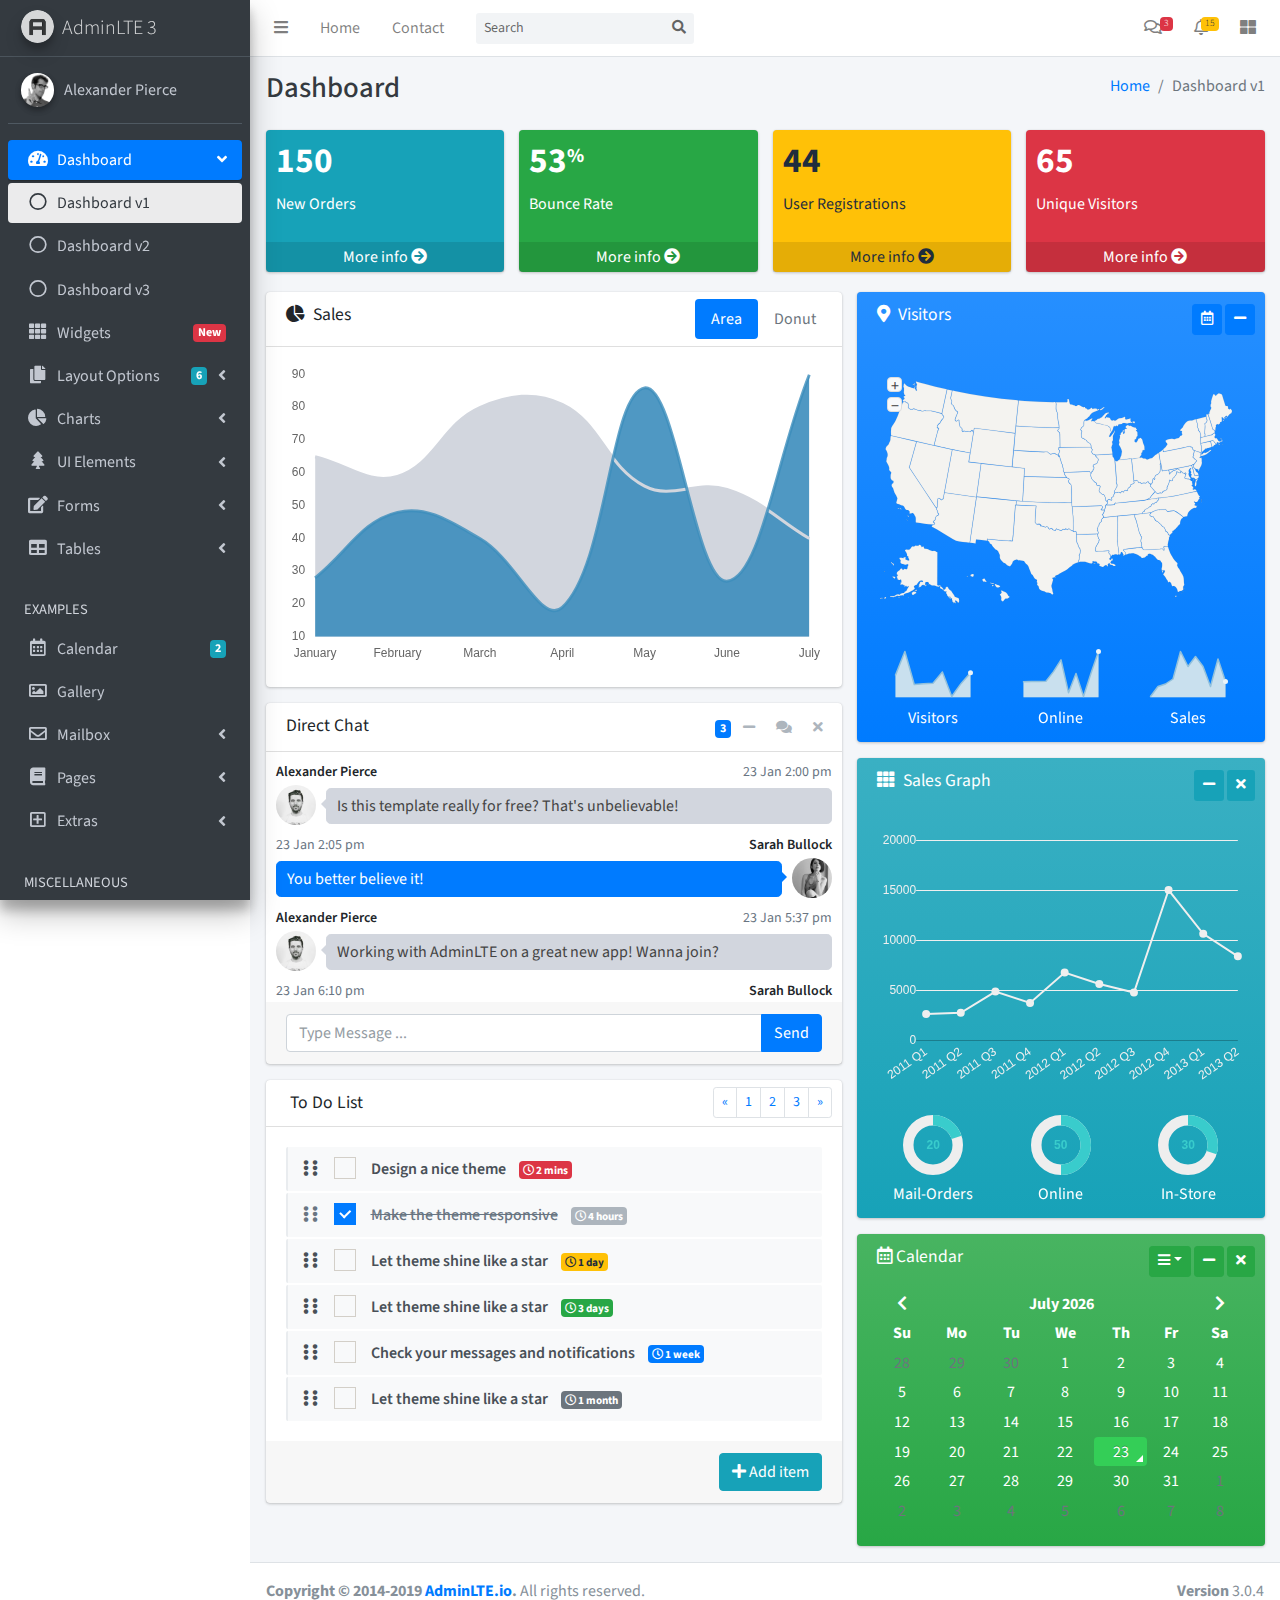
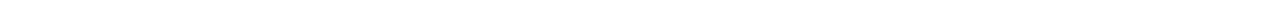
<file: statifiles/admin-lte/index.html>
<!DOCTYPE html>
<html>
<head>
  <meta charset="utf-8">
  <meta http-equiv="X-UA-Compatible" content="IE=edge">
  <title>AdminLTE 3 | Dashboard</title>
  <!-- Tell the browser to be responsive to screen width -->
  <meta name="viewport" content="width=device-width, initial-scale=1">
  <!-- Font Awesome -->
  <link rel="stylesheet" href="plugins/fontawesome-free/css/all.min.css">
  <!-- Ionicons -->
  <link rel="stylesheet" href="https://code.ionicframework.com/ionicons/2.0.1/css/ionicons.min.css">
  <!-- Tempusdominus Bbootstrap 4 -->
  <link rel="stylesheet" href="plugins/tempusdominus-bootstrap-4/css/tempusdominus-bootstrap-4.min.css">
  <!-- iCheck -->
  <link rel="stylesheet" href="plugins/icheck-bootstrap/icheck-bootstrap.min.css">
  <!-- JQVMap -->
  <link rel="stylesheet" href="plugins/jqvmap/jqvmap.min.css">
  <!-- Theme style -->
  <link rel="stylesheet" href="dist/css/adminlte.min.css">
  <!-- overlayScrollbars -->
  <link rel="stylesheet" href="plugins/overlayScrollbars/css/OverlayScrollbars.min.css">
  <!-- Daterange picker -->
  <link rel="stylesheet" href="plugins/daterangepicker/daterangepicker.css">
  <!-- summernote -->
  <link rel="stylesheet" href="plugins/summernote/summernote-bs4.css">
  <!-- Google Font: Source Sans Pro -->
  <link href="https://fonts.googleapis.com/css?family=Source+Sans+Pro:300,400,400i,700" rel="stylesheet">
</head>
<body class="hold-transition sidebar-mini layout-fixed">
<div class="wrapper">

  <!-- Navbar -->
  <nav class="main-header navbar navbar-expand navbar-white navbar-light">
    <!-- Left navbar links -->
    <ul class="navbar-nav">
      <li class="nav-item">
        <a class="nav-link" data-widget="pushmenu" href="#" role="button"><i class="fas fa-bars"></i></a>
      </li>
      <li class="nav-item d-none d-sm-inline-block">
        <a href="index3.html" class="nav-link">Home</a>
      </li>
      <li class="nav-item d-none d-sm-inline-block">
        <a href="#" class="nav-link">Contact</a>
      </li>
    </ul>

    <!-- SEARCH FORM -->
    <form class="form-inline ml-3">
      <div class="input-group input-group-sm">
        <input class="form-control form-control-navbar" type="search" placeholder="Search" aria-label="Search">
        <div class="input-group-append">
          <button class="btn btn-navbar" type="submit">
            <i class="fas fa-search"></i>
          </button>
        </div>
      </div>
    </form>

    <!-- Right navbar links -->
    <ul class="navbar-nav ml-auto">
      <!-- Messages Dropdown Menu -->
      <li class="nav-item dropdown">
        <a class="nav-link" data-toggle="dropdown" href="#">
          <i class="far fa-comments"></i>
          <span class="badge badge-danger navbar-badge">3</span>
        </a>
        <div class="dropdown-menu dropdown-menu-lg dropdown-menu-right">
          <a href="#" class="dropdown-item">
            <!-- Message Start -->
            <div class="media">
              <img src="dist/img/user1-128x128.jpg" alt="User Avatar" class="img-size-50 mr-3 img-circle">
              <div class="media-body">
                <h3 class="dropdown-item-title">
                  Brad Diesel
                  <span class="float-right text-sm text-danger"><i class="fas fa-star"></i></span>
                </h3>
                <p class="text-sm">Call me whenever you can...</p>
                <p class="text-sm text-muted"><i class="far fa-clock mr-1"></i> 4 Hours Ago</p>
              </div>
            </div>
            <!-- Message End -->
          </a>
          <div class="dropdown-divider"></div>
          <a href="#" class="dropdown-item">
            <!-- Message Start -->
            <div class="media">
              <img src="dist/img/user8-128x128.jpg" alt="User Avatar" class="img-size-50 img-circle mr-3">
              <div class="media-body">
                <h3 class="dropdown-item-title">
                  John Pierce
                  <span class="float-right text-sm text-muted"><i class="fas fa-star"></i></span>
                </h3>
                <p class="text-sm">I got your message bro</p>
                <p class="text-sm text-muted"><i class="far fa-clock mr-1"></i> 4 Hours Ago</p>
              </div>
            </div>
            <!-- Message End -->
          </a>
          <div class="dropdown-divider"></div>
          <a href="#" class="dropdown-item">
            <!-- Message Start -->
            <div class="media">
              <img src="dist/img/user3-128x128.jpg" alt="User Avatar" class="img-size-50 img-circle mr-3">
              <div class="media-body">
                <h3 class="dropdown-item-title">
                  Nora Silvester
                  <span class="float-right text-sm text-warning"><i class="fas fa-star"></i></span>
                </h3>
                <p class="text-sm">The subject goes here</p>
                <p class="text-sm text-muted"><i class="far fa-clock mr-1"></i> 4 Hours Ago</p>
              </div>
            </div>
            <!-- Message End -->
          </a>
          <div class="dropdown-divider"></div>
          <a href="#" class="dropdown-item dropdown-footer">See All Messages</a>
        </div>
      </li>
      <!-- Notifications Dropdown Menu -->
      <li class="nav-item dropdown">
        <a class="nav-link" data-toggle="dropdown" href="#">
          <i class="far fa-bell"></i>
          <span class="badge badge-warning navbar-badge">15</span>
        </a>
        <div class="dropdown-menu dropdown-menu-lg dropdown-menu-right">
          <span class="dropdown-item dropdown-header">15 Notifications</span>
          <div class="dropdown-divider"></div>
          <a href="#" class="dropdown-item">
            <i class="fas fa-envelope mr-2"></i> 4 new messages
            <span class="float-right text-muted text-sm">3 mins</span>
          </a>
          <div class="dropdown-divider"></div>
          <a href="#" class="dropdown-item">
            <i class="fas fa-users mr-2"></i> 8 friend requests
            <span class="float-right text-muted text-sm">12 hours</span>
          </a>
          <div class="dropdown-divider"></div>
          <a href="#" class="dropdown-item">
            <i class="fas fa-file mr-2"></i> 3 new reports
            <span class="float-right text-muted text-sm">2 days</span>
          </a>
          <div class="dropdown-divider"></div>
          <a href="#" class="dropdown-item dropdown-footer">See All Notifications</a>
        </div>
      </li>
      <li class="nav-item">
        <a class="nav-link" data-widget="control-sidebar" data-slide="true" href="#" role="button">
          <i class="fas fa-th-large"></i>
        </a>
      </li>
    </ul>
  </nav>
  <!-- /.navbar -->

  <!-- Main Sidebar Container -->
  <aside class="main-sidebar sidebar-dark-primary elevation-4">
    <!-- Brand Logo -->
    <a href="index3.html" class="brand-link">
      <img src="dist/img/AdminLTELogo.png" alt="AdminLTE Logo" class="brand-image img-circle elevation-3"
           style="opacity: .8">
      <span class="brand-text font-weight-light">AdminLTE 3</span>
    </a>

    <!-- Sidebar -->
    <div class="sidebar">
      <!-- Sidebar user panel (optional) -->
      <div class="user-panel mt-3 pb-3 mb-3 d-flex">
        <div class="image">
          <img src="dist/img/user2-160x160.jpg" class="img-circle elevation-2" alt="User Image">
        </div>
        <div class="info">
          <a href="#" class="d-block">Alexander Pierce</a>
        </div>
      </div>

      <!-- Sidebar Menu -->
      <nav class="mt-2">
        <ul class="nav nav-pills nav-sidebar flex-column" data-widget="treeview" role="menu" data-accordion="false">
          <!-- Add icons to the links using the .nav-icon class
               with font-awesome or any other icon font library -->
          <li class="nav-item has-treeview menu-open">
            <a href="#" class="nav-link active">
              <i class="nav-icon fas fa-tachometer-alt"></i>
              <p>
                Dashboard
                <i class="right fas fa-angle-left"></i>
              </p>
            </a>
            <ul class="nav nav-treeview">
              <li class="nav-item">
                <a href="./index.html" class="nav-link active">
                  <i class="far fa-circle nav-icon"></i>
                  <p>Dashboard v1</p>
                </a>
              </li>
              <li class="nav-item">
                <a href="./index2.html" class="nav-link">
                  <i class="far fa-circle nav-icon"></i>
                  <p>Dashboard v2</p>
                </a>
              </li>
              <li class="nav-item">
                <a href="./index3.html" class="nav-link">
                  <i class="far fa-circle nav-icon"></i>
                  <p>Dashboard v3</p>
                </a>
              </li>
            </ul>
          </li>
          <li class="nav-item">
            <a href="pages/widgets.html" class="nav-link">
              <i class="nav-icon fas fa-th"></i>
              <p>
                Widgets
                <span class="right badge badge-danger">New</span>
              </p>
            </a>
          </li>
          <li class="nav-item has-treeview">
            <a href="#" class="nav-link">
              <i class="nav-icon fas fa-copy"></i>
              <p>
                Layout Options
                <i class="fas fa-angle-left right"></i>
                <span class="badge badge-info right">6</span>
              </p>
            </a>
            <ul class="nav nav-treeview">
              <li class="nav-item">
                <a href="pages/layout/top-nav.html" class="nav-link">
                  <i class="far fa-circle nav-icon"></i>
                  <p>Top Navigation</p>
                </a>
              </li>
              <li class="nav-item">
                <a href="pages/layout/top-nav-sidebar.html" class="nav-link">
                  <i class="far fa-circle nav-icon"></i>
                  <p>Top Navigation + Sidebar</p>
                </a>
              </li>
              <li class="nav-item">
                <a href="pages/layout/boxed.html" class="nav-link">
                  <i class="far fa-circle nav-icon"></i>
                  <p>Boxed</p>
                </a>
              </li>
              <li class="nav-item">
                <a href="pages/layout/fixed-sidebar.html" class="nav-link">
                  <i class="far fa-circle nav-icon"></i>
                  <p>Fixed Sidebar</p>
                </a>
              </li>
              <li class="nav-item">
                <a href="pages/layout/fixed-topnav.html" class="nav-link">
                  <i class="far fa-circle nav-icon"></i>
                  <p>Fixed Navbar</p>
                </a>
              </li>
              <li class="nav-item">
                <a href="pages/layout/fixed-footer.html" class="nav-link">
                  <i class="far fa-circle nav-icon"></i>
                  <p>Fixed Footer</p>
                </a>
              </li>
              <li class="nav-item">
                <a href="pages/layout/collapsed-sidebar.html" class="nav-link">
                  <i class="far fa-circle nav-icon"></i>
                  <p>Collapsed Sidebar</p>
                </a>
              </li>
            </ul>
          </li>
          <li class="nav-item has-treeview">
            <a href="#" class="nav-link">
              <i class="nav-icon fas fa-chart-pie"></i>
              <p>
                Charts
                <i class="right fas fa-angle-left"></i>
              </p>
            </a>
            <ul class="nav nav-treeview">
              <li class="nav-item">
                <a href="pages/charts/chartjs.html" class="nav-link">
                  <i class="far fa-circle nav-icon"></i>
                  <p>ChartJS</p>
                </a>
              </li>
              <li class="nav-item">
                <a href="pages/charts/flot.html" class="nav-link">
                  <i class="far fa-circle nav-icon"></i>
                  <p>Flot</p>
                </a>
              </li>
              <li class="nav-item">
                <a href="pages/charts/inline.html" class="nav-link">
                  <i class="far fa-circle nav-icon"></i>
                  <p>Inline</p>
                </a>
              </li>
            </ul>
          </li>
          <li class="nav-item has-treeview">
            <a href="#" class="nav-link">
              <i class="nav-icon fas fa-tree"></i>
              <p>
                UI Elements
                <i class="fas fa-angle-left right"></i>
              </p>
            </a>
            <ul class="nav nav-treeview">
              <li class="nav-item">
                <a href="pages/UI/general.html" class="nav-link">
                  <i class="far fa-circle nav-icon"></i>
                  <p>General</p>
                </a>
              </li>
              <li class="nav-item">
                <a href="pages/UI/icons.html" class="nav-link">
                  <i class="far fa-circle nav-icon"></i>
                  <p>Icons</p>
                </a>
              </li>
              <li class="nav-item">
                <a href="pages/UI/buttons.html" class="nav-link">
                  <i class="far fa-circle nav-icon"></i>
                  <p>Buttons</p>
                </a>
              </li>
              <li class="nav-item">
                <a href="pages/UI/sliders.html" class="nav-link">
                  <i class="far fa-circle nav-icon"></i>
                  <p>Sliders</p>
                </a>
              </li>
              <li class="nav-item">
                <a href="pages/UI/modals.html" class="nav-link">
                  <i class="far fa-circle nav-icon"></i>
                  <p>Modals & Alerts</p>
                </a>
              </li>
              <li class="nav-item">
                <a href="pages/UI/navbar.html" class="nav-link">
                  <i class="far fa-circle nav-icon"></i>
                  <p>Navbar & Tabs</p>
                </a>
              </li>
              <li class="nav-item">
                <a href="pages/UI/timeline.html" class="nav-link">
                  <i class="far fa-circle nav-icon"></i>
                  <p>Timeline</p>
                </a>
              </li>
              <li class="nav-item">
                <a href="pages/UI/ribbons.html" class="nav-link">
                  <i class="far fa-circle nav-icon"></i>
                  <p>Ribbons</p>
                </a>
              </li>
            </ul>
          </li>
          <li class="nav-item has-treeview">
            <a href="#" class="nav-link">
              <i class="nav-icon fas fa-edit"></i>
              <p>
                Forms
                <i class="fas fa-angle-left right"></i>
              </p>
            </a>
            <ul class="nav nav-treeview">
              <li class="nav-item">
                <a href="pages/forms/general.html" class="nav-link">
                  <i class="far fa-circle nav-icon"></i>
                  <p>General Elements</p>
                </a>
              </li>
              <li class="nav-item">
                <a href="pages/forms/advanced.html" class="nav-link">
                  <i class="far fa-circle nav-icon"></i>
                  <p>Advanced Elements</p>
                </a>
              </li>
              <li class="nav-item">
                <a href="pages/forms/editors.html" class="nav-link">
                  <i class="far fa-circle nav-icon"></i>
                  <p>Editors</p>
                </a>
              </li>
              <li class="nav-item">
                <a href="pages/forms/validation.html" class="nav-link">
                  <i class="far fa-circle nav-icon"></i>
                  <p>Validation</p>
                </a>
              </li>
            </ul>
          </li>
          <li class="nav-item has-treeview">
            <a href="#" class="nav-link">
              <i class="nav-icon fas fa-table"></i>
              <p>
                Tables
                <i class="fas fa-angle-left right"></i>
              </p>
            </a>
            <ul class="nav nav-treeview">
              <li class="nav-item">
                <a href="pages/tables/simple.html" class="nav-link">
                  <i class="far fa-circle nav-icon"></i>
                  <p>Simple Tables</p>
                </a>
              </li>
              <li class="nav-item">
                <a href="pages/tables/data.html" class="nav-link">
                  <i class="far fa-circle nav-icon"></i>
                  <p>DataTables</p>
                </a>
              </li>
              <li class="nav-item">
                <a href="pages/tables/jsgrid.html" class="nav-link">
                  <i class="far fa-circle nav-icon"></i>
                  <p>jsGrid</p>
                </a>
              </li>
            </ul>
          </li>
          <li class="nav-header">EXAMPLES</li>
          <li class="nav-item">
            <a href="pages/calendar.html" class="nav-link">
              <i class="nav-icon far fa-calendar-alt"></i>
              <p>
                Calendar
                <span class="badge badge-info right">2</span>
              </p>
            </a>
          </li>
          <li class="nav-item">
            <a href="pages/gallery.html" class="nav-link">
              <i class="nav-icon far fa-image"></i>
              <p>
                Gallery
              </p>
            </a>
          </li>
          <li class="nav-item has-treeview">
            <a href="#" class="nav-link">
              <i class="nav-icon far fa-envelope"></i>
              <p>
                Mailbox
                <i class="fas fa-angle-left right"></i>
              </p>
            </a>
            <ul class="nav nav-treeview">
              <li class="nav-item">
                <a href="pages/mailbox/mailbox.html" class="nav-link">
                  <i class="far fa-circle nav-icon"></i>
                  <p>Inbox</p>
                </a>
              </li>
              <li class="nav-item">
                <a href="pages/mailbox/compose.html" class="nav-link">
                  <i class="far fa-circle nav-icon"></i>
                  <p>Compose</p>
                </a>
              </li>
              <li class="nav-item">
                <a href="pages/mailbox/read-mail.html" class="nav-link">
                  <i class="far fa-circle nav-icon"></i>
                  <p>Read</p>
                </a>
              </li>
            </ul>
          </li>
          <li class="nav-item has-treeview">
            <a href="#" class="nav-link">
              <i class="nav-icon fas fa-book"></i>
              <p>
                Pages
                <i class="fas fa-angle-left right"></i>
              </p>
            </a>
            <ul class="nav nav-treeview">
              <li class="nav-item">
                <a href="pages/examples/invoice.html" class="nav-link">
                  <i class="far fa-circle nav-icon"></i>
                  <p>Invoice</p>
                </a>
              </li>
              <li class="nav-item">
                <a href="pages/examples/profile.html" class="nav-link">
                  <i class="far fa-circle nav-icon"></i>
                  <p>Profile</p>
                </a>
              </li>
              <li class="nav-item">
                <a href="pages/examples/e-commerce.html" class="nav-link">
                  <i class="far fa-circle nav-icon"></i>
                  <p>E-commerce</p>
                </a>
              </li>
              <li class="nav-item">
                <a href="pages/examples/projects.html" class="nav-link">
                  <i class="far fa-circle nav-icon"></i>
                  <p>Projects</p>
                </a>
              </li>
              <li class="nav-item">
                <a href="pages/examples/project-add.html" class="nav-link">
                  <i class="far fa-circle nav-icon"></i>
                  <p>Project Add</p>
                </a>
              </li>
              <li class="nav-item">
                <a href="pages/examples/project-edit.html" class="nav-link">
                  <i class="far fa-circle nav-icon"></i>
                  <p>Project Edit</p>
                </a>
              </li>
              <li class="nav-item">
                <a href="pages/examples/project-detail.html" class="nav-link">
                  <i class="far fa-circle nav-icon"></i>
                  <p>Project Detail</p>
                </a>
              </li>
              <li class="nav-item">
                <a href="pages/examples/contacts.html" class="nav-link">
                  <i class="far fa-circle nav-icon"></i>
                  <p>Contacts</p>
                </a>
              </li>
            </ul>
          </li>
          <li class="nav-item has-treeview">
            <a href="#" class="nav-link">
              <i class="nav-icon far fa-plus-square"></i>
              <p>
                Extras
                <i class="fas fa-angle-left right"></i>
              </p>
            </a>
            <ul class="nav nav-treeview">
              <li class="nav-item">
                <a href="pages/examples/login.html" class="nav-link">
                  <i class="far fa-circle nav-icon"></i>
                  <p>Login</p>
                </a>
              </li>
              <li class="nav-item">
                <a href="pages/examples/register.html" class="nav-link">
                  <i class="far fa-circle nav-icon"></i>
                  <p>Register</p>
                </a>
              </li>
              <li class="nav-item">
                <a href="pages/examples/forgot-password.html" class="nav-link">
                  <i class="far fa-circle nav-icon"></i>
                  <p>Forgot Password</p>
                </a>
              </li>
              <li class="nav-item">
                <a href="pages/examples/recover-password.html" class="nav-link">
                  <i class="far fa-circle nav-icon"></i>
                  <p>Recover Password</p>
                </a>
              </li>
              <li class="nav-item">
                <a href="pages/examples/lockscreen.html" class="nav-link">
                  <i class="far fa-circle nav-icon"></i>
                  <p>Lockscreen</p>
                </a>
              </li>
              <li class="nav-item">
                <a href="pages/examples/legacy-user-menu.html" class="nav-link">
                  <i class="far fa-circle nav-icon"></i>
                  <p>Legacy User Menu</p>
                </a>
              </li>
              <li class="nav-item">
                <a href="pages/examples/language-menu.html" class="nav-link">
                  <i class="far fa-circle nav-icon"></i>
                  <p>Language Menu</p>
                </a>
              </li>
              <li class="nav-item">
                <a href="pages/examples/404.html" class="nav-link">
                  <i class="far fa-circle nav-icon"></i>
                  <p>Error 404</p>
                </a>
              </li>
              <li class="nav-item">
                <a href="pages/examples/500.html" class="nav-link">
                  <i class="far fa-circle nav-icon"></i>
                  <p>Error 500</p>
                </a>
              </li>
              <li class="nav-item">
                <a href="pages/examples/pace.html" class="nav-link">
                  <i class="far fa-circle nav-icon"></i>
                  <p>Pace</p>
                </a>
              </li>
              <li class="nav-item">
                <a href="pages/examples/blank.html" class="nav-link">
                  <i class="far fa-circle nav-icon"></i>
                  <p>Blank Page</p>
                </a>
              </li>
              <li class="nav-item">
                <a href="starter.html" class="nav-link">
                  <i class="far fa-circle nav-icon"></i>
                  <p>Starter Page</p>
                </a>
              </li>
            </ul>
          </li>
          <li class="nav-header">MISCELLANEOUS</li>
          <li class="nav-item">
            <a href="https://adminlte.io/docs/3.0" class="nav-link">
              <i class="nav-icon fas fa-file"></i>
              <p>Documentation</p>
            </a>
          </li>
          <li class="nav-header">MULTI LEVEL EXAMPLE</li>
          <li class="nav-item">
            <a href="#" class="nav-link">
              <i class="fas fa-circle nav-icon"></i>
              <p>Level 1</p>
            </a>
          </li>
          <li class="nav-item has-treeview">
            <a href="#" class="nav-link">
              <i class="nav-icon fas fa-circle"></i>
              <p>
                Level 1
                <i class="right fas fa-angle-left"></i>
              </p>
            </a>
            <ul class="nav nav-treeview">
              <li class="nav-item">
                <a href="#" class="nav-link">
                  <i class="far fa-circle nav-icon"></i>
                  <p>Level 2</p>
                </a>
              </li>
              <li class="nav-item has-treeview">
                <a href="#" class="nav-link">
                  <i class="far fa-circle nav-icon"></i>
                  <p>
                    Level 2
                    <i class="right fas fa-angle-left"></i>
                  </p>
                </a>
                <ul class="nav nav-treeview">
                  <li class="nav-item">
                    <a href="#" class="nav-link">
                      <i class="far fa-dot-circle nav-icon"></i>
                      <p>Level 3</p>
                    </a>
                  </li>
                  <li class="nav-item">
                    <a href="#" class="nav-link">
                      <i class="far fa-dot-circle nav-icon"></i>
                      <p>Level 3</p>
                    </a>
                  </li>
                  <li class="nav-item">
                    <a href="#" class="nav-link">
                      <i class="far fa-dot-circle nav-icon"></i>
                      <p>Level 3</p>
                    </a>
                  </li>
                </ul>
              </li>
              <li class="nav-item">
                <a href="#" class="nav-link">
                  <i class="far fa-circle nav-icon"></i>
                  <p>Level 2</p>
                </a>
              </li>
            </ul>
          </li>
          <li class="nav-item">
            <a href="#" class="nav-link">
              <i class="fas fa-circle nav-icon"></i>
              <p>Level 1</p>
            </a>
          </li>
          <li class="nav-header">LABELS</li>
          <li class="nav-item">
            <a href="#" class="nav-link">
              <i class="nav-icon far fa-circle text-danger"></i>
              <p class="text">Important</p>
            </a>
          </li>
          <li class="nav-item">
            <a href="#" class="nav-link">
              <i class="nav-icon far fa-circle text-warning"></i>
              <p>Warning</p>
            </a>
          </li>
          <li class="nav-item">
            <a href="#" class="nav-link">
              <i class="nav-icon far fa-circle text-info"></i>
              <p>Informational</p>
            </a>
          </li>
        </ul>
      </nav>
      <!-- /.sidebar-menu -->
    </div>
    <!-- /.sidebar -->
  </aside>

  <!-- Content Wrapper. Contains page content -->
  <div class="content-wrapper">
    <!-- Content Header (Page header) -->
    <div class="content-header">
      <div class="container-fluid">
        <div class="row mb-2">
          <div class="col-sm-6">
            <h1 class="m-0 text-dark">Dashboard</h1>
          </div><!-- /.col -->
          <div class="col-sm-6">
            <ol class="breadcrumb float-sm-right">
              <li class="breadcrumb-item"><a href="#">Home</a></li>
              <li class="breadcrumb-item active">Dashboard v1</li>
            </ol>
          </div><!-- /.col -->
        </div><!-- /.row -->
      </div><!-- /.container-fluid -->
    </div>
    <!-- /.content-header -->

    <!-- Main content -->
    <section class="content">
      <div class="container-fluid">
        <!-- Small boxes (Stat box) -->
        <div class="row">
          <div class="col-lg-3 col-6">
            <!-- small box -->
            <div class="small-box bg-info">
              <div class="inner">
                <h3>150</h3>

                <p>New Orders</p>
              </div>
              <div class="icon">
                <i class="ion ion-bag"></i>
              </div>
              <a href="#" class="small-box-footer">More info <i class="fas fa-arrow-circle-right"></i></a>
            </div>
          </div>
          <!-- ./col -->
          <div class="col-lg-3 col-6">
            <!-- small box -->
            <div class="small-box bg-success">
              <div class="inner">
                <h3>53<sup style="font-size: 20px">%</sup></h3>

                <p>Bounce Rate</p>
              </div>
              <div class="icon">
                <i class="ion ion-stats-bars"></i>
              </div>
              <a href="#" class="small-box-footer">More info <i class="fas fa-arrow-circle-right"></i></a>
            </div>
          </div>
          <!-- ./col -->
          <div class="col-lg-3 col-6">
            <!-- small box -->
            <div class="small-box bg-warning">
              <div class="inner">
                <h3>44</h3>

                <p>User Registrations</p>
              </div>
              <div class="icon">
                <i class="ion ion-person-add"></i>
              </div>
              <a href="#" class="small-box-footer">More info <i class="fas fa-arrow-circle-right"></i></a>
            </div>
          </div>
          <!-- ./col -->
          <div class="col-lg-3 col-6">
            <!-- small box -->
            <div class="small-box bg-danger">
              <div class="inner">
                <h3>65</h3>

                <p>Unique Visitors</p>
              </div>
              <div class="icon">
                <i class="ion ion-pie-graph"></i>
              </div>
              <a href="#" class="small-box-footer">More info <i class="fas fa-arrow-circle-right"></i></a>
            </div>
          </div>
          <!-- ./col -->
        </div>
        <!-- /.row -->
        <!-- Main row -->
        <div class="row">
          <!-- Left col -->
          <section class="col-lg-7 connectedSortable">
            <!-- Custom tabs (Charts with tabs)-->
            <div class="card">
              <div class="card-header">
                <h3 class="card-title">
                  <i class="fas fa-chart-pie mr-1"></i>
                  Sales
                </h3>
                <div class="card-tools">
                  <ul class="nav nav-pills ml-auto">
                    <li class="nav-item">
                      <a class="nav-link active" href="#revenue-chart" data-toggle="tab">Area</a>
                    </li>
                    <li class="nav-item">
                      <a class="nav-link" href="#sales-chart" data-toggle="tab">Donut</a>
                    </li>
                  </ul>
                </div>
              </div><!-- /.card-header -->
              <div class="card-body">
                <div class="tab-content p-0">
                  <!-- Morris chart - Sales -->
                  <div class="chart tab-pane active" id="revenue-chart"
                       style="position: relative; height: 300px;">
                      <canvas id="revenue-chart-canvas" height="300" style="height: 300px;"></canvas>                         
                   </div>
                  <div class="chart tab-pane" id="sales-chart" style="position: relative; height: 300px;">
                    <canvas id="sales-chart-canvas" height="300" style="height: 300px;"></canvas>                         
                  </div>  
                </div>
              </div><!-- /.card-body -->
            </div>
            <!-- /.card -->

            <!-- DIRECT CHAT -->
            <div class="card direct-chat direct-chat-primary">
              <div class="card-header">
                <h3 class="card-title">Direct Chat</h3>

                <div class="card-tools">
                  <span data-toggle="tooltip" title="3 New Messages" class="badge badge-primary">3</span>
                  <button type="button" class="btn btn-tool" data-card-widget="collapse">
                    <i class="fas fa-minus"></i>
                  </button>
                  <button type="button" class="btn btn-tool" data-toggle="tooltip" title="Contacts"
                          data-widget="chat-pane-toggle">
                    <i class="fas fa-comments"></i>
                  </button>
                  <button type="button" class="btn btn-tool" data-card-widget="remove"><i class="fas fa-times"></i>
                  </button>
                </div>
              </div>
              <!-- /.card-header -->
              <div class="card-body">
                <!-- Conversations are loaded here -->
                <div class="direct-chat-messages">
                  <!-- Message. Default to the left -->
                  <div class="direct-chat-msg">
                    <div class="direct-chat-infos clearfix">
                      <span class="direct-chat-name float-left">Alexander Pierce</span>
                      <span class="direct-chat-timestamp float-right">23 Jan 2:00 pm</span>
                    </div>
                    <!-- /.direct-chat-infos -->
                    <img class="direct-chat-img" src="dist/img/user1-128x128.jpg" alt="message user image">
                    <!-- /.direct-chat-img -->
                    <div class="direct-chat-text">
                      Is this template really for free? That's unbelievable!
                    </div>
                    <!-- /.direct-chat-text -->
                  </div>
                  <!-- /.direct-chat-msg -->

                  <!-- Message to the right -->
                  <div class="direct-chat-msg right">
                    <div class="direct-chat-infos clearfix">
                      <span class="direct-chat-name float-right">Sarah Bullock</span>
                      <span class="direct-chat-timestamp float-left">23 Jan 2:05 pm</span>
                    </div>
                    <!-- /.direct-chat-infos -->
                    <img class="direct-chat-img" src="dist/img/user3-128x128.jpg" alt="message user image">
                    <!-- /.direct-chat-img -->
                    <div class="direct-chat-text">
                      You better believe it!
                    </div>
                    <!-- /.direct-chat-text -->
                  </div>
                  <!-- /.direct-chat-msg -->

                  <!-- Message. Default to the left -->
                  <div class="direct-chat-msg">
                    <div class="direct-chat-infos clearfix">
                      <span class="direct-chat-name float-left">Alexander Pierce</span>
                      <span class="direct-chat-timestamp float-right">23 Jan 5:37 pm</span>
                    </div>
                    <!-- /.direct-chat-infos -->
                    <img class="direct-chat-img" src="dist/img/user1-128x128.jpg" alt="message user image">
                    <!-- /.direct-chat-img -->
                    <div class="direct-chat-text">
                      Working with AdminLTE on a great new app! Wanna join?
                    </div>
                    <!-- /.direct-chat-text -->
                  </div>
                  <!-- /.direct-chat-msg -->

                  <!-- Message to the right -->
                  <div class="direct-chat-msg right">
                    <div class="direct-chat-infos clearfix">
                      <span class="direct-chat-name float-right">Sarah Bullock</span>
                      <span class="direct-chat-timestamp float-left">23 Jan 6:10 pm</span>
                    </div>
                    <!-- /.direct-chat-infos -->
                    <img class="direct-chat-img" src="dist/img/user3-128x128.jpg" alt="message user image">
                    <!-- /.direct-chat-img -->
                    <div class="direct-chat-text">
                      I would love to.
                    </div>
                    <!-- /.direct-chat-text -->
                  </div>
                  <!-- /.direct-chat-msg -->

                </div>
                <!--/.direct-chat-messages-->

                <!-- Contacts are loaded here -->
                <div class="direct-chat-contacts">
                  <ul class="contacts-list">
                    <li>
                      <a href="#">
                        <img class="contacts-list-img" src="dist/img/user1-128x128.jpg">

                        <div class="contacts-list-info">
                          <span class="contacts-list-name">
                            Count Dracula
                            <small class="contacts-list-date float-right">2/28/2015</small>
                          </span>
                          <span class="contacts-list-msg">How have you been? I was...</span>
                        </div>
                        <!-- /.contacts-list-info -->
                      </a>
                    </li>
                    <!-- End Contact Item -->
                    <li>
                      <a href="#">
                        <img class="contacts-list-img" src="dist/img/user7-128x128.jpg">

                        <div class="contacts-list-info">
                          <span class="contacts-list-name">
                            Sarah Doe
                            <small class="contacts-list-date float-right">2/23/2015</small>
                          </span>
                          <span class="contacts-list-msg">I will be waiting for...</span>
                        </div>
                        <!-- /.contacts-list-info -->
                      </a>
                    </li>
                    <!-- End Contact Item -->
                    <li>
                      <a href="#">
                        <img class="contacts-list-img" src="dist/img/user3-128x128.jpg">

                        <div class="contacts-list-info">
                          <span class="contacts-list-name">
                            Nadia Jolie
                            <small class="contacts-list-date float-right">2/20/2015</small>
                          </span>
                          <span class="contacts-list-msg">I'll call you back at...</span>
                        </div>
                        <!-- /.contacts-list-info -->
                      </a>
                    </li>
                    <!-- End Contact Item -->
                    <li>
                      <a href="#">
                        <img class="contacts-list-img" src="dist/img/user5-128x128.jpg">

                        <div class="contacts-list-info">
                          <span class="contacts-list-name">
                            Nora S. Vans
                            <small class="contacts-list-date float-right">2/10/2015</small>
                          </span>
                          <span class="contacts-list-msg">Where is your new...</span>
                        </div>
                        <!-- /.contacts-list-info -->
                      </a>
                    </li>
                    <!-- End Contact Item -->
                    <li>
                      <a href="#">
                        <img class="contacts-list-img" src="dist/img/user6-128x128.jpg">

                        <div class="contacts-list-info">
                          <span class="contacts-list-name">
                            John K.
                            <small class="contacts-list-date float-right">1/27/2015</small>
                          </span>
                          <span class="contacts-list-msg">Can I take a look at...</span>
                        </div>
                        <!-- /.contacts-list-info -->
                      </a>
                    </li>
                    <!-- End Contact Item -->
                    <li>
                      <a href="#">
                        <img class="contacts-list-img" src="dist/img/user8-128x128.jpg">

                        <div class="contacts-list-info">
                          <span class="contacts-list-name">
                            Kenneth M.
                            <small class="contacts-list-date float-right">1/4/2015</small>
                          </span>
                          <span class="contacts-list-msg">Never mind I found...</span>
                        </div>
                        <!-- /.contacts-list-info -->
                      </a>
                    </li>
                    <!-- End Contact Item -->
                  </ul>
                  <!-- /.contacts-list -->
                </div>
                <!-- /.direct-chat-pane -->
              </div>
              <!-- /.card-body -->
              <div class="card-footer">
                <form action="#" method="post">
                  <div class="input-group">
                    <input type="text" name="message" placeholder="Type Message ..." class="form-control">
                    <span class="input-group-append">
                      <button type="button" class="btn btn-primary">Send</button>
                    </span>
                  </div>
                </form>
              </div>
              <!-- /.card-footer-->
            </div>
            <!--/.direct-chat -->

            <!-- TO DO List -->
            <div class="card">
              <div class="card-header">
                <h3 class="card-title">
                  <i class="ion ion-clipboard mr-1"></i>
                  To Do List
                </h3>

                <div class="card-tools">
                  <ul class="pagination pagination-sm">
                    <li class="page-item"><a href="#" class="page-link">&laquo;</a></li>
                    <li class="page-item"><a href="#" class="page-link">1</a></li>
                    <li class="page-item"><a href="#" class="page-link">2</a></li>
                    <li class="page-item"><a href="#" class="page-link">3</a></li>
                    <li class="page-item"><a href="#" class="page-link">&raquo;</a></li>
                  </ul>
                </div>
              </div>
              <!-- /.card-header -->
              <div class="card-body">
                <ul class="todo-list" data-widget="todo-list">
                  <li>
                    <!-- drag handle -->
                    <span class="handle">
                      <i class="fas fa-ellipsis-v"></i>
                      <i class="fas fa-ellipsis-v"></i>
                    </span>
                    <!-- checkbox -->
                    <div  class="icheck-primary d-inline ml-2">
                      <input type="checkbox" value="" name="todo1" id="todoCheck1">
                      <label for="todoCheck1"></label>
                    </div>
                    <!-- todo text -->
                    <span class="text">Design a nice theme</span>
                    <!-- Emphasis label -->
                    <small class="badge badge-danger"><i class="far fa-clock"></i> 2 mins</small>
                    <!-- General tools such as edit or delete-->
                    <div class="tools">
                      <i class="fas fa-edit"></i>
                      <i class="fas fa-trash-o"></i>
                    </div>
                  </li>
                  <li>
                    <span class="handle">
                      <i class="fas fa-ellipsis-v"></i>
                      <i class="fas fa-ellipsis-v"></i>
                    </span>
                    <div  class="icheck-primary d-inline ml-2">
                      <input type="checkbox" value="" name="todo2" id="todoCheck2" checked>
                      <label for="todoCheck2"></label>
                    </div>
                    <span class="text">Make the theme responsive</span>
                    <small class="badge badge-info"><i class="far fa-clock"></i> 4 hours</small>
                    <div class="tools">
                      <i class="fas fa-edit"></i>
                      <i class="fas fa-trash-o"></i>
                    </div>
                  </li>
                  <li>
                    <span class="handle">
                      <i class="fas fa-ellipsis-v"></i>
                      <i class="fas fa-ellipsis-v"></i>
                    </span>
                    <div  class="icheck-primary d-inline ml-2">
                      <input type="checkbox" value="" name="todo3" id="todoCheck3">
                      <label for="todoCheck3"></label>
                    </div>
                    <span class="text">Let theme shine like a star</span>
                    <small class="badge badge-warning"><i class="far fa-clock"></i> 1 day</small>
                    <div class="tools">
                      <i class="fas fa-edit"></i>
                      <i class="fas fa-trash-o"></i>
                    </div>
                  </li>
                  <li>
                    <span class="handle">
                      <i class="fas fa-ellipsis-v"></i>
                      <i class="fas fa-ellipsis-v"></i>
                    </span>
                    <div  class="icheck-primary d-inline ml-2">
                      <input type="checkbox" value="" name="todo4" id="todoCheck4">
                      <label for="todoCheck4"></label>
                    </div>
                    <span class="text">Let theme shine like a star</span>
                    <small class="badge badge-success"><i class="far fa-clock"></i> 3 days</small>
                    <div class="tools">
                      <i class="fas fa-edit"></i>
                      <i class="fas fa-trash-o"></i>
                    </div>
                  </li>
                  <li>
                    <span class="handle">
                      <i class="fas fa-ellipsis-v"></i>
                      <i class="fas fa-ellipsis-v"></i>
                    </span>
                    <div  class="icheck-primary d-inline ml-2">
                      <input type="checkbox" value="" name="todo5" id="todoCheck5">
                      <label for="todoCheck5"></label>
                    </div>
                    <span class="text">Check your messages and notifications</span>
                    <small class="badge badge-primary"><i class="far fa-clock"></i> 1 week</small>
                    <div class="tools">
                      <i class="fas fa-edit"></i>
                      <i class="fas fa-trash-o"></i>
                    </div>
                  </li>
                  <li>
                    <span class="handle">
                      <i class="fas fa-ellipsis-v"></i>
                      <i class="fas fa-ellipsis-v"></i>
                    </span>
                    <div  class="icheck-primary d-inline ml-2">
                      <input type="checkbox" value="" name="todo6" id="todoCheck6">
                      <label for="todoCheck6"></label>
                    </div>
                    <span class="text">Let theme shine like a star</span>
                    <small class="badge badge-secondary"><i class="far fa-clock"></i> 1 month</small>
                    <div class="tools">
                      <i class="fas fa-edit"></i>
                      <i class="fas fa-trash-o"></i>
                    </div>
                  </li>
                </ul>
              </div>
              <!-- /.card-body -->
              <div class="card-footer clearfix">
                <button type="button" class="btn btn-info float-right"><i class="fas fa-plus"></i> Add item</button>
              </div>
            </div>
            <!-- /.card -->
          </section>
          <!-- /.Left col -->
          <!-- right col (We are only adding the ID to make the widgets sortable)-->
          <section class="col-lg-5 connectedSortable">

            <!-- Map card -->
            <div class="card bg-gradient-primary">
              <div class="card-header border-0">
                <h3 class="card-title">
                  <i class="fas fa-map-marker-alt mr-1"></i>
                  Visitors
                </h3>
                <!-- card tools -->
                <div class="card-tools">
                  <button type="button"
                          class="btn btn-primary btn-sm daterange"
                          data-toggle="tooltip"
                          title="Date range">
                    <i class="far fa-calendar-alt"></i>
                  </button>
                  <button type="button"
                          class="btn btn-primary btn-sm"
                          data-card-widget="collapse"
                          data-toggle="tooltip"
                          title="Collapse">
                    <i class="fas fa-minus"></i>
                  </button>
                </div>
                <!-- /.card-tools -->
              </div>
              <div class="card-body">
                <div id="world-map" style="height: 250px; width: 100%;"></div>
              </div>
              <!-- /.card-body-->
              <div class="card-footer bg-transparent">
                <div class="row">
                  <div class="col-4 text-center">
                    <div id="sparkline-1"></div>
                    <div class="text-white">Visitors</div>
                  </div>
                  <!-- ./col -->
                  <div class="col-4 text-center">
                    <div id="sparkline-2"></div>
                    <div class="text-white">Online</div>
                  </div>
                  <!-- ./col -->
                  <div class="col-4 text-center">
                    <div id="sparkline-3"></div>
                    <div class="text-white">Sales</div>
                  </div>
                  <!-- ./col -->
                </div>
                <!-- /.row -->
              </div>
            </div>
            <!-- /.card -->

            <!-- solid sales graph -->
            <div class="card bg-gradient-info">
              <div class="card-header border-0">
                <h3 class="card-title">
                  <i class="fas fa-th mr-1"></i>
                  Sales Graph
                </h3>

                <div class="card-tools">
                  <button type="button" class="btn bg-info btn-sm" data-card-widget="collapse">
                    <i class="fas fa-minus"></i>
                  </button>
                  <button type="button" class="btn bg-info btn-sm" data-card-widget="remove">
                    <i class="fas fa-times"></i>
                  </button>
                </div>
              </div>
              <div class="card-body">
                <canvas class="chart" id="line-chart" style="min-height: 250px; height: 250px; max-height: 250px; max-width: 100%;"></canvas>
              </div>
              <!-- /.card-body -->
              <div class="card-footer bg-transparent">
                <div class="row">
                  <div class="col-4 text-center">
                    <input type="text" class="knob" data-readonly="true" value="20" data-width="60" data-height="60"
                           data-fgColor="#39CCCC">

                    <div class="text-white">Mail-Orders</div>
                  </div>
                  <!-- ./col -->
                  <div class="col-4 text-center">
                    <input type="text" class="knob" data-readonly="true" value="50" data-width="60" data-height="60"
                           data-fgColor="#39CCCC">

                    <div class="text-white">Online</div>
                  </div>
                  <!-- ./col -->
                  <div class="col-4 text-center">
                    <input type="text" class="knob" data-readonly="true" value="30" data-width="60" data-height="60"
                           data-fgColor="#39CCCC">

                    <div class="text-white">In-Store</div>
                  </div>
                  <!-- ./col -->
                </div>
                <!-- /.row -->
              </div>
              <!-- /.card-footer -->
            </div>
            <!-- /.card -->

            <!-- Calendar -->
            <div class="card bg-gradient-success">
              <div class="card-header border-0">

                <h3 class="card-title">
                  <i class="far fa-calendar-alt"></i>
                  Calendar
                </h3>
                <!-- tools card -->
                <div class="card-tools">
                  <!-- button with a dropdown -->
                  <div class="btn-group">
                    <button type="button" class="btn btn-success btn-sm dropdown-toggle" data-toggle="dropdown">
                      <i class="fas fa-bars"></i></button>
                    <div class="dropdown-menu float-right" role="menu">
                      <a href="#" class="dropdown-item">Add new event</a>
                      <a href="#" class="dropdown-item">Clear events</a>
                      <div class="dropdown-divider"></div>
                      <a href="#" class="dropdown-item">View calendar</a>
                    </div>
                  </div>
                  <button type="button" class="btn btn-success btn-sm" data-card-widget="collapse">
                    <i class="fas fa-minus"></i>
                  </button>
                  <button type="button" class="btn btn-success btn-sm" data-card-widget="remove">
                    <i class="fas fa-times"></i>
                  </button>
                </div>
                <!-- /. tools -->
              </div>
              <!-- /.card-header -->
              <div class="card-body pt-0">
                <!--The calendar -->
                <div id="calendar" style="width: 100%"></div>
              </div>
              <!-- /.card-body -->
            </div>
            <!-- /.card -->
          </section>
          <!-- right col -->
        </div>
        <!-- /.row (main row) -->
      </div><!-- /.container-fluid -->
    </section>
    <!-- /.content -->
  </div>
  <!-- /.content-wrapper -->
  <footer class="main-footer">
    <strong>Copyright &copy; 2014-2019 <a href="http://adminlte.io">AdminLTE.io</a>.</strong>
    All rights reserved.
    <div class="float-right d-none d-sm-inline-block">
      <b>Version</b> 3.0.4
    </div>
  </footer>

  <!-- Control Sidebar -->
  <aside class="control-sidebar control-sidebar-dark">
    <!-- Control sidebar content goes here -->
  </aside>
  <!-- /.control-sidebar -->
</div>
<!-- ./wrapper -->

<!-- jQuery -->
<script src="plugins/jquery/jquery.min.js"></script>
<!-- jQuery UI 1.11.4 -->
<script src="plugins/jquery-ui/jquery-ui.min.js"></script>
<!-- Resolve conflict in jQuery UI tooltip with Bootstrap tooltip -->
<script>
  $.widget.bridge('uibutton', $.ui.button)
</script>
<!-- Bootstrap 4 -->
<script src="plugins/bootstrap/js/bootstrap.bundle.min.js"></script>
<!-- ChartJS -->
<script src="plugins/chart.js/Chart.min.js"></script>
<!-- Sparkline -->
<script src="plugins/sparklines/sparkline.js"></script>
<!-- JQVMap -->
<script src="plugins/jqvmap/jquery.vmap.min.js"></script>
<script src="plugins/jqvmap/maps/jquery.vmap.usa.js"></script>
<!-- jQuery Knob Chart -->
<script src="plugins/jquery-knob/jquery.knob.min.js"></script>
<!-- daterangepicker -->
<script src="plugins/moment/moment.min.js"></script>
<script src="plugins/daterangepicker/daterangepicker.js"></script>
<!-- Tempusdominus Bootstrap 4 -->
<script src="plugins/tempusdominus-bootstrap-4/js/tempusdominus-bootstrap-4.min.js"></script>
<!-- Summernote -->
<script src="plugins/summernote/summernote-bs4.min.js"></script>
<!-- overlayScrollbars -->
<script src="plugins/overlayScrollbars/js/jquery.overlayScrollbars.min.js"></script>
<!-- AdminLTE App -->
<script src="dist/js/adminlte.js"></script>
<!-- AdminLTE dashboard demo (This is only for demo purposes) -->
<script src="dist/js/pages/dashboard.js"></script>
<!-- AdminLTE for demo purposes -->
<script src="dist/js/demo.js"></script>
</body>
</html>
</file>
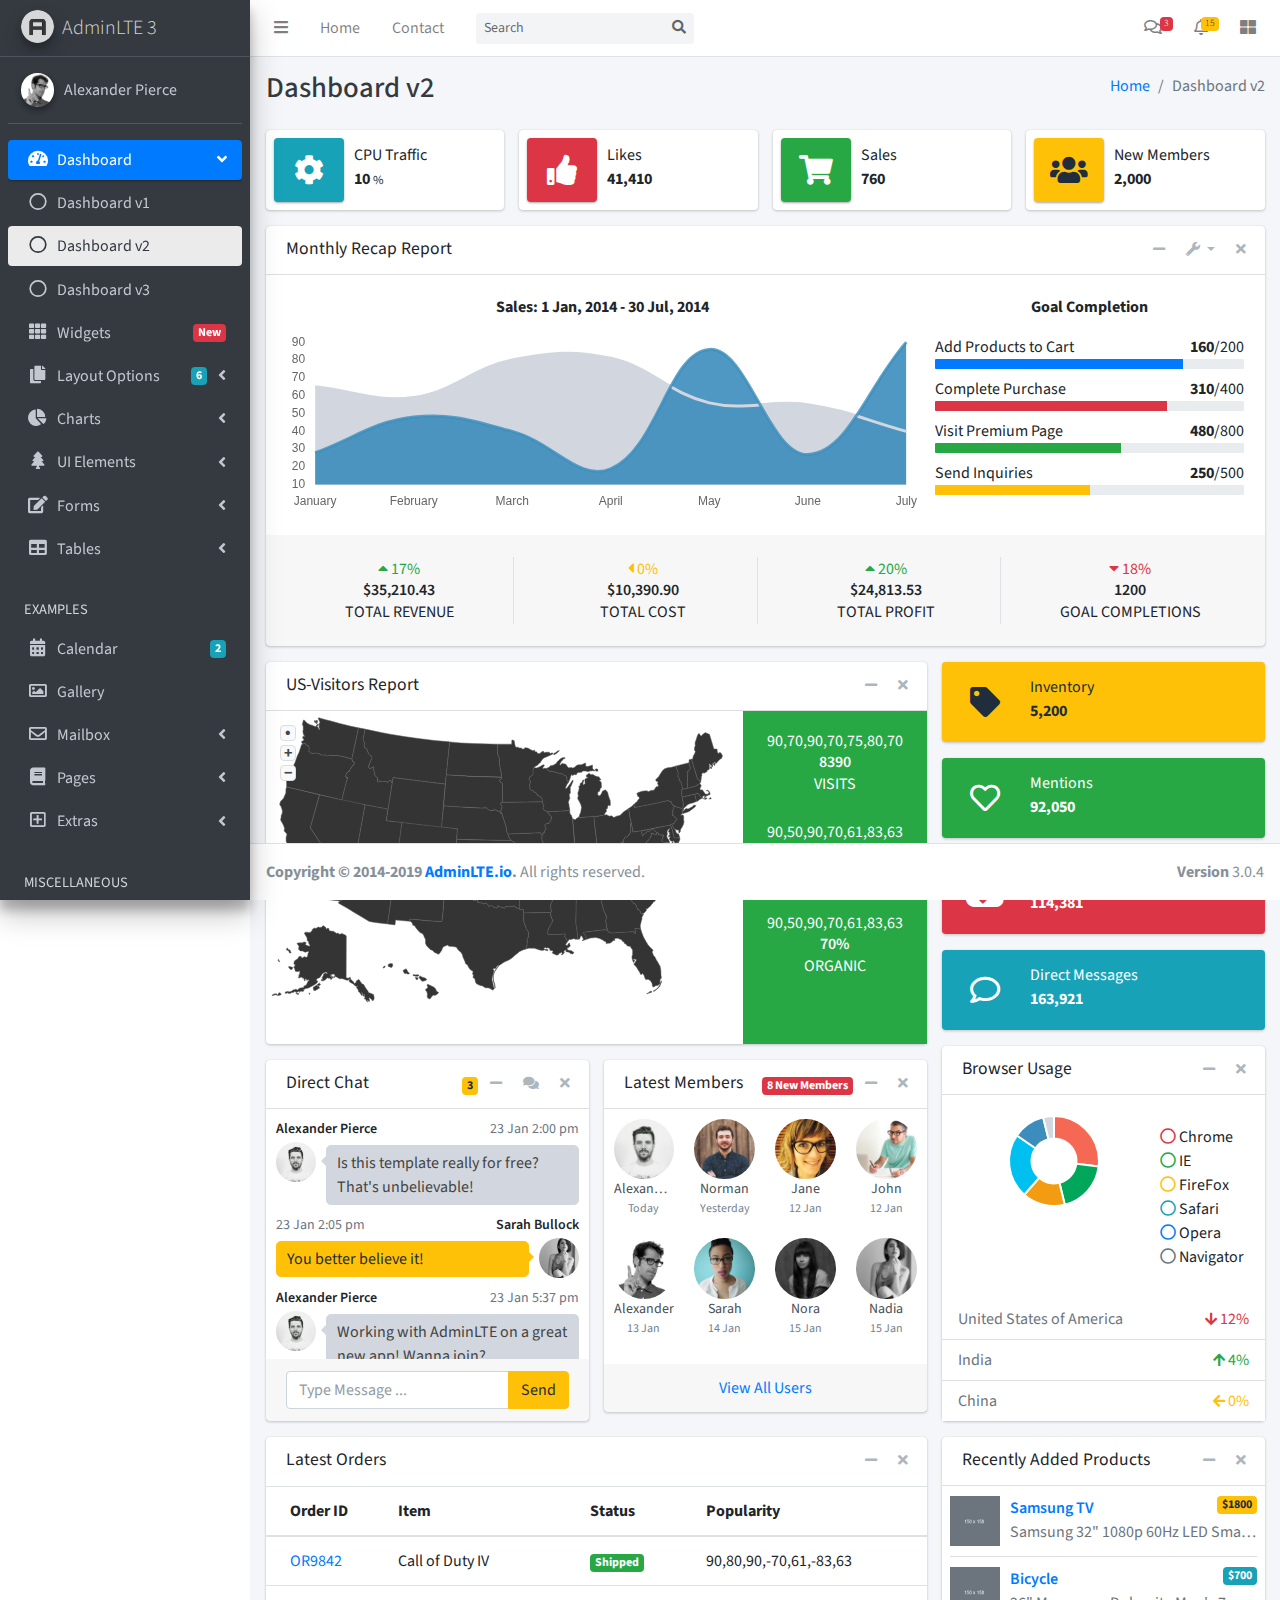
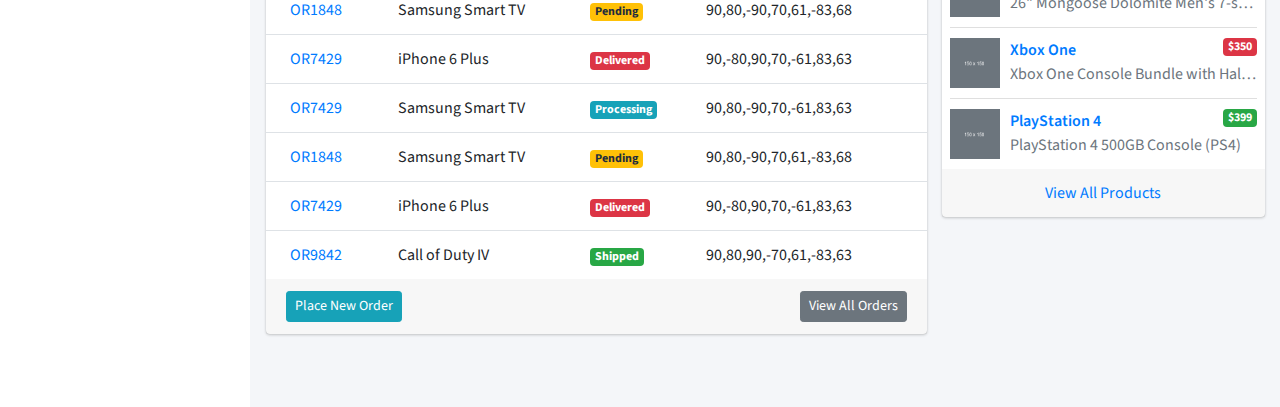
<file: statifiles/admin-lte/index2.html>
<!DOCTYPE html>
<html lang="en">
<head>
  <meta charset="utf-8">
  <meta name="viewport" content="width=device-width, initial-scale=1">
  <meta http-equiv="x-ua-compatible" content="ie=edge">

  <title>AdminLTE 3 | Dashboard 2</title>

  <!-- Font Awesome Icons -->
  <link rel="stylesheet" href="plugins/fontawesome-free/css/all.min.css">
  <!-- overlayScrollbars -->
  <link rel="stylesheet" href="plugins/overlayScrollbars/css/OverlayScrollbars.min.css">
  <!-- Theme style -->
  <link rel="stylesheet" href="dist/css/adminlte.min.css">
  <!-- Google Font: Source Sans Pro -->
  <link href="https://fonts.googleapis.com/css?family=Source+Sans+Pro:300,400,400i,700" rel="stylesheet">
</head>
<body class="hold-transition sidebar-mini layout-fixed layout-navbar-fixed layout-footer-fixed">
<div class="wrapper">
  <!-- Navbar -->
  <nav class="main-header navbar navbar-expand navbar-white navbar-light">
    <!-- Left navbar links -->
    <ul class="navbar-nav">
      <li class="nav-item">
        <a class="nav-link" data-widget="pushmenu" href="#" role="button"><i class="fas fa-bars"></i></a>
      </li>
      <li class="nav-item d-none d-sm-inline-block">
        <a href="index3.html" class="nav-link">Home</a>
      </li>
      <li class="nav-item d-none d-sm-inline-block">
        <a href="#" class="nav-link">Contact</a>
      </li>
    </ul>

    <!-- SEARCH FORM -->
    <form class="form-inline ml-3">
      <div class="input-group input-group-sm">
        <input class="form-control form-control-navbar" type="search" placeholder="Search" aria-label="Search">
        <div class="input-group-append">
          <button class="btn btn-navbar" type="submit">
            <i class="fas fa-search"></i>
          </button>
        </div>
      </div>
    </form>

    <!-- Right navbar links -->
    <ul class="navbar-nav ml-auto">
      <!-- Messages Dropdown Menu -->
      <li class="nav-item dropdown">
        <a class="nav-link" data-toggle="dropdown" href="#">
          <i class="far fa-comments"></i>
          <span class="badge badge-danger navbar-badge">3</span>
        </a>
        <div class="dropdown-menu dropdown-menu-lg dropdown-menu-right">
          <a href="#" class="dropdown-item">
            <!-- Message Start -->
            <div class="media">
              <img src="dist/img/user1-128x128.jpg" alt="User Avatar" class="img-size-50 mr-3 img-circle">
              <div class="media-body">
                <h3 class="dropdown-item-title">
                  Brad Diesel
                  <span class="float-right text-sm text-danger"><i class="fas fa-star"></i></span>
                </h3>
                <p class="text-sm">Call me whenever you can...</p>
                <p class="text-sm text-muted"><i class="far fa-clock mr-1"></i> 4 Hours Ago</p>
              </div>
            </div>
            <!-- Message End -->
          </a>
          <div class="dropdown-divider"></div>
          <a href="#" class="dropdown-item">
            <!-- Message Start -->
            <div class="media">
              <img src="dist/img/user8-128x128.jpg" alt="User Avatar" class="img-size-50 img-circle mr-3">
              <div class="media-body">
                <h3 class="dropdown-item-title">
                  John Pierce
                  <span class="float-right text-sm text-muted"><i class="fas fa-star"></i></span>
                </h3>
                <p class="text-sm">I got your message bro</p>
                <p class="text-sm text-muted"><i class="far fa-clock mr-1"></i> 4 Hours Ago</p>
              </div>
            </div>
            <!-- Message End -->
          </a>
          <div class="dropdown-divider"></div>
          <a href="#" class="dropdown-item">
            <!-- Message Start -->
            <div class="media">
              <img src="dist/img/user3-128x128.jpg" alt="User Avatar" class="img-size-50 img-circle mr-3">
              <div class="media-body">
                <h3 class="dropdown-item-title">
                  Nora Silvester
                  <span class="float-right text-sm text-warning"><i class="fas fa-star"></i></span>
                </h3>
                <p class="text-sm">The subject goes here</p>
                <p class="text-sm text-muted"><i class="far fa-clock mr-1"></i> 4 Hours Ago</p>
              </div>
            </div>
            <!-- Message End -->
          </a>
          <div class="dropdown-divider"></div>
          <a href="#" class="dropdown-item dropdown-footer">See All Messages</a>
        </div>
      </li>
      <!-- Notifications Dropdown Menu -->
      <li class="nav-item dropdown">
        <a class="nav-link" data-toggle="dropdown" href="#">
          <i class="far fa-bell"></i>
          <span class="badge badge-warning navbar-badge">15</span>
        </a>
        <div class="dropdown-menu dropdown-menu-lg dropdown-menu-right">
          <span class="dropdown-item dropdown-header">15 Notifications</span>
          <div class="dropdown-divider"></div>
          <a href="#" class="dropdown-item">
            <i class="fas fa-envelope mr-2"></i> 4 new messages
            <span class="float-right text-muted text-sm">3 mins</span>
          </a>
          <div class="dropdown-divider"></div>
          <a href="#" class="dropdown-item">
            <i class="fas fa-users mr-2"></i> 8 friend requests
            <span class="float-right text-muted text-sm">12 hours</span>
          </a>
          <div class="dropdown-divider"></div>
          <a href="#" class="dropdown-item">
            <i class="fas fa-file mr-2"></i> 3 new reports
            <span class="float-right text-muted text-sm">2 days</span>
          </a>
          <div class="dropdown-divider"></div>
          <a href="#" class="dropdown-item dropdown-footer">See All Notifications</a>
        </div>
      </li>
      <li class="nav-item">
        <a class="nav-link" data-widget="control-sidebar" data-slide="true" href="#" role="button"><i
            class="fas fa-th-large"></i></a>
      </li>
    </ul>
  </nav>
  <!-- /.navbar -->

  <!-- Main Sidebar Container -->
  <aside class="main-sidebar sidebar-dark-primary elevation-4">
    <!-- Brand Logo -->
    <a href="index3.html" class="brand-link">
      <img src="dist/img/AdminLTELogo.png" alt="AdminLTE Logo" class="brand-image img-circle elevation-3"
           style="opacity: .8">
      <span class="brand-text font-weight-light">AdminLTE 3</span>
    </a>

    <!-- Sidebar -->
    <div class="sidebar">
      <!-- Sidebar user panel (optional) -->
      <div class="user-panel mt-3 pb-3 mb-3 d-flex">
        <div class="image">
          <img src="dist/img/user2-160x160.jpg" class="img-circle elevation-2" alt="User Image">
        </div>
        <div class="info">
          <a href="#" class="d-block">Alexander Pierce</a>
        </div>
      </div>

      <!-- Sidebar Menu -->
      <nav class="mt-2">
        <ul class="nav nav-pills nav-sidebar flex-column" data-widget="treeview" role="menu" data-accordion="false">
          <!-- Add icons to the links using the .nav-icon class
               with font-awesome or any other icon font library -->
          <li class="nav-item has-treeview menu-open">
            <a href="#" class="nav-link active">
              <i class="nav-icon fas fa-tachometer-alt"></i>
              <p>
                Dashboard
                <i class="right fas fa-angle-left"></i>
              </p>
            </a>
            <ul class="nav nav-treeview">
              <li class="nav-item">
                <a href="./index.html" class="nav-link">
                  <i class="far fa-circle nav-icon"></i>
                  <p>Dashboard v1</p>
                </a>
              </li>
              <li class="nav-item">
                <a href="./index2.html" class="nav-link active">
                  <i class="far fa-circle nav-icon"></i>
                  <p>Dashboard v2</p>
                </a>
              </li>
              <li class="nav-item">
                <a href="./index3.html" class="nav-link">
                  <i class="far fa-circle nav-icon"></i>
                  <p>Dashboard v3</p>
                </a>
              </li>
            </ul>
          </li>
          <li class="nav-item">
            <a href="pages/widgets.html" class="nav-link">
              <i class="nav-icon fas fa-th"></i>
              <p>
                Widgets
                <span class="right badge badge-danger">New</span>
              </p>
            </a>
          </li>
          <li class="nav-item has-treeview">
            <a href="#" class="nav-link">
              <i class="nav-icon fas fa-copy"></i>
              <p>
                Layout Options
                <i class="fas fa-angle-left right"></i>
                <span class="badge badge-info right">6</span>
              </p>
            </a>
            <ul class="nav nav-treeview">
              <li class="nav-item">
                <a href="pages/layout/top-nav.html" class="nav-link">
                  <i class="far fa-circle nav-icon"></i>
                  <p>Top Navigation</p>
                </a>
              </li>
              <li class="nav-item">
                <a href="pages/layout/top-nav-sidebar.html" class="nav-link">
                  <i class="far fa-circle nav-icon"></i>
                  <p>Top Navigation + Sidebar</p>
                </a>
              </li>
              <li class="nav-item">
                <a href="pages/layout/boxed.html" class="nav-link">
                  <i class="far fa-circle nav-icon"></i>
                  <p>Boxed</p>
                </a>
              </li>
              <li class="nav-item">
                <a href="pages/layout/fixed-sidebar.html" class="nav-link">
                  <i class="far fa-circle nav-icon"></i>
                  <p>Fixed Sidebar</p>
                </a>
              </li>
              <li class="nav-item">
                <a href="pages/layout/fixed-topnav.html" class="nav-link">
                  <i class="far fa-circle nav-icon"></i>
                  <p>Fixed Navbar</p>
                </a>
              </li>
              <li class="nav-item">
                <a href="pages/layout/fixed-footer.html" class="nav-link">
                  <i class="far fa-circle nav-icon"></i>
                  <p>Fixed Footer</p>
                </a>
              </li>
              <li class="nav-item">
                <a href="pages/layout/collapsed-sidebar.html" class="nav-link">
                  <i class="far fa-circle nav-icon"></i>
                  <p>Collapsed Sidebar</p>
                </a>
              </li>
            </ul>
          </li>
          <li class="nav-item has-treeview">
            <a href="#" class="nav-link">
              <i class="nav-icon fas fa-chart-pie"></i>
              <p>
                Charts
                <i class="right fas fa-angle-left"></i>
              </p>
            </a>
            <ul class="nav nav-treeview">
              <li class="nav-item">
                <a href="pages/charts/chartjs.html" class="nav-link">
                  <i class="far fa-circle nav-icon"></i>
                  <p>ChartJS</p>
                </a>
              </li>
              <li class="nav-item">
                <a href="pages/charts/flot.html" class="nav-link">
                  <i class="far fa-circle nav-icon"></i>
                  <p>Flot</p>
                </a>
              </li>
              <li class="nav-item">
                <a href="pages/charts/inline.html" class="nav-link">
                  <i class="far fa-circle nav-icon"></i>
                  <p>Inline</p>
                </a>
              </li>
            </ul>
          </li>
          <li class="nav-item has-treeview">
            <a href="#" class="nav-link">
              <i class="nav-icon fas fa-tree"></i>
              <p>
                UI Elements
                <i class="fas fa-angle-left right"></i>
              </p>
            </a>
            <ul class="nav nav-treeview">
              <li class="nav-item">
                <a href="pages/UI/general.html" class="nav-link">
                  <i class="far fa-circle nav-icon"></i>
                  <p>General</p>
                </a>
              </li>
              <li class="nav-item">
                <a href="pages/UI/icons.html" class="nav-link">
                  <i class="far fa-circle nav-icon"></i>
                  <p>Icons</p>
                </a>
              </li>
              <li class="nav-item">
                <a href="pages/UI/buttons.html" class="nav-link">
                  <i class="far fa-circle nav-icon"></i>
                  <p>Buttons</p>
                </a>
              </li>
              <li class="nav-item">
                <a href="pages/UI/sliders.html" class="nav-link">
                  <i class="far fa-circle nav-icon"></i>
                  <p>Sliders</p>
                </a>
              </li>
              <li class="nav-item">
                <a href="pages/UI/modals.html" class="nav-link">
                  <i class="far fa-circle nav-icon"></i>
                  <p>Modals & Alerts</p>
                </a>
              </li>
              <li class="nav-item">
                <a href="pages/UI/navbar.html" class="nav-link">
                  <i class="far fa-circle nav-icon"></i>
                  <p>Navbar & Tabs</p>
                </a>
              </li>
              <li class="nav-item">
                <a href="pages/UI/timeline.html" class="nav-link">
                  <i class="far fa-circle nav-icon"></i>
                  <p>Timeline</p>
                </a>
              </li>
              <li class="nav-item">
                <a href="pages/UI/ribbons.html" class="nav-link">
                  <i class="far fa-circle nav-icon"></i>
                  <p>Ribbons</p>
                </a>
              </li>
            </ul>
          </li>
          <li class="nav-item has-treeview">
            <a href="#" class="nav-link">
              <i class="nav-icon fas fa-edit"></i>
              <p>
                Forms
                <i class="fas fa-angle-left right"></i>
              </p>
            </a>
            <ul class="nav nav-treeview">
              <li class="nav-item">
                <a href="pages/forms/general.html" class="nav-link">
                  <i class="far fa-circle nav-icon"></i>
                  <p>General Elements</p>
                </a>
              </li>
              <li class="nav-item">
                <a href="pages/forms/advanced.html" class="nav-link">
                  <i class="far fa-circle nav-icon"></i>
                  <p>Advanced Elements</p>
                </a>
              </li>
              <li class="nav-item">
                <a href="pages/forms/editors.html" class="nav-link">
                  <i class="far fa-circle nav-icon"></i>
                  <p>Editors</p>
                </a>
              </li>
              <li class="nav-item">
                <a href="pages/forms/validation.html" class="nav-link">
                  <i class="far fa-circle nav-icon"></i>
                  <p>Validation</p>
                </a>
              </li>
            </ul>
          </li>
          <li class="nav-item has-treeview">
            <a href="#" class="nav-link">
              <i class="nav-icon fas fa-table"></i>
              <p>
                Tables
                <i class="fas fa-angle-left right"></i>
              </p>
            </a>
            <ul class="nav nav-treeview">
              <li class="nav-item">
                <a href="pages/tables/simple.html" class="nav-link">
                  <i class="far fa-circle nav-icon"></i>
                  <p>Simple Tables</p>
                </a>
              </li>
              <li class="nav-item">
                <a href="pages/tables/data.html" class="nav-link">
                  <i class="far fa-circle nav-icon"></i>
                  <p>DataTables</p>
                </a>
              </li>
              <li class="nav-item">
                <a href="pages/tables/jsgrid.html" class="nav-link">
                  <i class="far fa-circle nav-icon"></i>
                  <p>jsGrid</p>
                </a>
              </li>
            </ul>
          </li>
          <li class="nav-header">EXAMPLES</li>
          <li class="nav-item">
            <a href="pages/calendar.html" class="nav-link">
              <i class="nav-icon fas fa-calendar-alt"></i>
              <p>
                Calendar
                <span class="badge badge-info right">2</span>
              </p>
            </a>
          </li>
          <li class="nav-item">
            <a href="pages/gallery.html" class="nav-link">
              <i class="nav-icon far fa-image"></i>
              <p>
                Gallery
              </p>
            </a>
          </li>
          <li class="nav-item has-treeview">
            <a href="#" class="nav-link">
              <i class="nav-icon far fa-envelope"></i>
              <p>
                Mailbox
                <i class="fas fa-angle-left right"></i>
              </p>
            </a>
            <ul class="nav nav-treeview">
              <li class="nav-item">
                <a href="pages/mailbox/mailbox.html" class="nav-link">
                  <i class="far fa-circle nav-icon"></i>
                  <p>Inbox</p>
                </a>
              </li>
              <li class="nav-item">
                <a href="pages/mailbox/compose.html" class="nav-link">
                  <i class="far fa-circle nav-icon"></i>
                  <p>Compose</p>
                </a>
              </li>
              <li class="nav-item">
                <a href="pages/mailbox/read-mail.html" class="nav-link">
                  <i class="far fa-circle nav-icon"></i>
                  <p>Read</p>
                </a>
              </li>
            </ul>
          </li>
          <li class="nav-item has-treeview">
            <a href="#" class="nav-link">
              <i class="nav-icon fas fa-book"></i>
              <p>
                Pages
                <i class="fas fa-angle-left right"></i>
              </p>
            </a>
            <ul class="nav nav-treeview">
              <li class="nav-item">
                <a href="pages/examples/invoice.html" class="nav-link">
                  <i class="far fa-circle nav-icon"></i>
                  <p>Invoice</p>
                </a>
              </li>
              <li class="nav-item">
                <a href="pages/examples/profile.html" class="nav-link">
                  <i class="far fa-circle nav-icon"></i>
                  <p>Profile</p>
                </a>
              </li>
              <li class="nav-item">
                <a href="pages/examples/e-commerce.html" class="nav-link">
                  <i class="far fa-circle nav-icon"></i>
                  <p>E-commerce</p>
                </a>
              </li>
              <li class="nav-item">
                <a href="pages/examples/projects.html" class="nav-link">
                  <i class="far fa-circle nav-icon"></i>
                  <p>Projects</p>
                </a>
              </li>
              <li class="nav-item">
                <a href="pages/examples/project-add.html" class="nav-link">
                  <i class="far fa-circle nav-icon"></i>
                  <p>Project Add</p>
                </a>
              </li>
              <li class="nav-item">
                <a href="pages/examples/project-edit.html" class="nav-link">
                  <i class="far fa-circle nav-icon"></i>
                  <p>Project Edit</p>
                </a>
              </li>
              <li class="nav-item">
                <a href="pages/examples/project-detail.html" class="nav-link">
                  <i class="far fa-circle nav-icon"></i>
                  <p>Project Detail</p>
                </a>
              </li>
              <li class="nav-item">
                <a href="pages/examples/contacts.html" class="nav-link">
                  <i class="far fa-circle nav-icon"></i>
                  <p>Contacts</p>
                </a>
              </li>
            </ul>
          </li>
          <li class="nav-item has-treeview">
            <a href="#" class="nav-link">
              <i class="nav-icon far fa-plus-square"></i>
              <p>
                Extras
                <i class="fas fa-angle-left right"></i>
              </p>
            </a>
            <ul class="nav nav-treeview">
              <li class="nav-item">
                <a href="pages/examples/login.html" class="nav-link">
                  <i class="far fa-circle nav-icon"></i>
                  <p>Login</p>
                </a>
              </li>
              <li class="nav-item">
                <a href="pages/examples/register.html" class="nav-link">
                  <i class="far fa-circle nav-icon"></i>
                  <p>Register</p>
                </a>
              </li>
              <li class="nav-item">
                <a href="pages/examples/forgot-password.html" class="nav-link">
                  <i class="far fa-circle nav-icon"></i>
                  <p>Forgot Password</p>
                </a>
              </li>
              <li class="nav-item">
                <a href="pages/examples/recover-password.html" class="nav-link">
                  <i class="far fa-circle nav-icon"></i>
                  <p>Recover Password</p>
                </a>
              </li>
              <li class="nav-item">
                <a href="pages/examples/lockscreen.html" class="nav-link">
                  <i class="far fa-circle nav-icon"></i>
                  <p>Lockscreen</p>
                </a>
              </li>
              <li class="nav-item">
                <a href="pages/examples/legacy-user-menu.html" class="nav-link">
                  <i class="far fa-circle nav-icon"></i>
                  <p>Legacy User Menu</p>
                </a>
              </li>
              <li class="nav-item">
                <a href="pages/examples/language-menu.html" class="nav-link">
                  <i class="far fa-circle nav-icon"></i>
                  <p>Language Menu</p>
                </a>
              </li>
              <li class="nav-item">
                <a href="pages/examples/404.html" class="nav-link">
                  <i class="far fa-circle nav-icon"></i>
                  <p>Error 404</p>
                </a>
              </li>
              <li class="nav-item">
                <a href="pages/examples/500.html" class="nav-link">
                  <i class="far fa-circle nav-icon"></i>
                  <p>Error 500</p>
                </a>
              </li>
              <li class="nav-item">
                <a href="pages/examples/pace.html" class="nav-link">
                  <i class="far fa-circle nav-icon"></i>
                  <p>Pace</p>
                </a>
              </li>
              <li class="nav-item">
                <a href="pages/examples/blank.html" class="nav-link">
                  <i class="far fa-circle nav-icon"></i>
                  <p>Blank Page</p>
                </a>
              </li>
              <li class="nav-item">
                <a href="starter.html" class="nav-link">
                  <i class="far fa-circle nav-icon"></i>
                  <p>Starter Page</p>
                </a>
              </li>
            </ul>
          </li>
          <li class="nav-header">MISCELLANEOUS</li>
          <li class="nav-item">
            <a href="https://adminlte.io/docs/3.0" class="nav-link">
              <i class="nav-icon fas fa-file"></i>
              <p>Documentation</p>
            </a>
          </li>
          <li class="nav-header">MULTI LEVEL EXAMPLE</li>
          <li class="nav-item">
            <a href="#" class="nav-link">
              <i class="fas fa-circle nav-icon"></i>
              <p>Level 1</p>
            </a>
          </li>
          <li class="nav-item has-treeview">
            <a href="#" class="nav-link">
              <i class="nav-icon fas fa-circle"></i>
              <p>
                Level 1
                <i class="right fas fa-angle-left"></i>
              </p>
            </a>
            <ul class="nav nav-treeview">
              <li class="nav-item">
                <a href="#" class="nav-link">
                  <i class="far fa-circle nav-icon"></i>
                  <p>Level 2</p>
                </a>
              </li>
              <li class="nav-item has-treeview">
                <a href="#" class="nav-link">
                  <i class="far fa-circle nav-icon"></i>
                  <p>
                    Level 2
                    <i class="right fas fa-angle-left"></i>
                  </p>
                </a>
                <ul class="nav nav-treeview">
                  <li class="nav-item">
                    <a href="#" class="nav-link">
                      <i class="far fa-dot-circle nav-icon"></i>
                      <p>Level 3</p>
                    </a>
                  </li>
                  <li class="nav-item">
                    <a href="#" class="nav-link">
                      <i class="far fa-dot-circle nav-icon"></i>
                      <p>Level 3</p>
                    </a>
                  </li>
                  <li class="nav-item">
                    <a href="#" class="nav-link">
                      <i class="far fa-dot-circle nav-icon"></i>
                      <p>Level 3</p>
                    </a>
                  </li>
                </ul>
              </li>
              <li class="nav-item">
                <a href="#" class="nav-link">
                  <i class="far fa-circle nav-icon"></i>
                  <p>Level 2</p>
                </a>
              </li>
            </ul>
          </li>
          <li class="nav-item">
            <a href="#" class="nav-link">
              <i class="fas fa-circle nav-icon"></i>
              <p>Level 1</p>
            </a>
          </li>
          <li class="nav-header">LABELS</li>
          <li class="nav-item">
            <a href="#" class="nav-link">
              <i class="nav-icon far fa-circle text-danger"></i>
              <p class="text">Important</p>
            </a>
          </li>
          <li class="nav-item">
            <a href="#" class="nav-link">
              <i class="nav-icon far fa-circle text-warning"></i>
              <p>Warning</p>
            </a>
          </li>
          <li class="nav-item">
            <a href="#" class="nav-link">
              <i class="nav-icon far fa-circle text-info"></i>
              <p>Informational</p>
            </a>
          </li>
        </ul>
      </nav>
      <!-- /.sidebar-menu -->
    </div>
    <!-- /.sidebar -->
  </aside>

  <!-- Content Wrapper. Contains page content -->
  <div class="content-wrapper">
    <!-- Content Header (Page header) -->
    <div class="content-header">
      <div class="container-fluid">
        <div class="row mb-2">
          <div class="col-sm-6">
            <h1 class="m-0 text-dark">Dashboard v2</h1>
          </div><!-- /.col -->
          <div class="col-sm-6">
            <ol class="breadcrumb float-sm-right">
              <li class="breadcrumb-item"><a href="#">Home</a></li>
              <li class="breadcrumb-item active">Dashboard v2</li>
            </ol>
          </div><!-- /.col -->
        </div><!-- /.row -->
      </div><!-- /.container-fluid -->
    </div>
    <!-- /.content-header -->

    <!-- Main content -->
    <section class="content">
      <div class="container-fluid">
        <!-- Info boxes -->
        <div class="row">
          <div class="col-12 col-sm-6 col-md-3">
            <div class="info-box">
              <span class="info-box-icon bg-info elevation-1"><i class="fas fa-cog"></i></span>

              <div class="info-box-content">
                <span class="info-box-text">CPU Traffic</span>
                <span class="info-box-number">
                  10
                  <small>%</small>
                </span>
              </div>
              <!-- /.info-box-content -->
            </div>
            <!-- /.info-box -->
          </div>
          <!-- /.col -->
          <div class="col-12 col-sm-6 col-md-3">
            <div class="info-box mb-3">
              <span class="info-box-icon bg-danger elevation-1"><i class="fas fa-thumbs-up"></i></span>

              <div class="info-box-content">
                <span class="info-box-text">Likes</span>
                <span class="info-box-number">41,410</span>
              </div>
              <!-- /.info-box-content -->
            </div>
            <!-- /.info-box -->
          </div>
          <!-- /.col -->

          <!-- fix for small devices only -->
          <div class="clearfix hidden-md-up"></div>

          <div class="col-12 col-sm-6 col-md-3">
            <div class="info-box mb-3">
              <span class="info-box-icon bg-success elevation-1"><i class="fas fa-shopping-cart"></i></span>

              <div class="info-box-content">
                <span class="info-box-text">Sales</span>
                <span class="info-box-number">760</span>
              </div>
              <!-- /.info-box-content -->
            </div>
            <!-- /.info-box -->
          </div>
          <!-- /.col -->
          <div class="col-12 col-sm-6 col-md-3">
            <div class="info-box mb-3">
              <span class="info-box-icon bg-warning elevation-1"><i class="fas fa-users"></i></span>

              <div class="info-box-content">
                <span class="info-box-text">New Members</span>
                <span class="info-box-number">2,000</span>
              </div>
              <!-- /.info-box-content -->
            </div>
            <!-- /.info-box -->
          </div>
          <!-- /.col -->
        </div>
        <!-- /.row -->

        <div class="row">
          <div class="col-md-12">
            <div class="card">
              <div class="card-header">
                <h5 class="card-title">Monthly Recap Report</h5>

                <div class="card-tools">
                  <button type="button" class="btn btn-tool" data-card-widget="collapse">
                    <i class="fas fa-minus"></i>
                  </button>
                  <div class="btn-group">
                    <button type="button" class="btn btn-tool dropdown-toggle" data-toggle="dropdown">
                      <i class="fas fa-wrench"></i>
                    </button>
                    <div class="dropdown-menu dropdown-menu-right" role="menu">
                      <a href="#" class="dropdown-item">Action</a>
                      <a href="#" class="dropdown-item">Another action</a>
                      <a href="#" class="dropdown-item">Something else here</a>
                      <a class="dropdown-divider"></a>
                      <a href="#" class="dropdown-item">Separated link</a>
                    </div>
                  </div>
                  <button type="button" class="btn btn-tool" data-card-widget="remove">
                    <i class="fas fa-times"></i>
                  </button>
                </div>
              </div>
              <!-- /.card-header -->
              <div class="card-body">
                <div class="row">
                  <div class="col-md-8">
                    <p class="text-center">
                      <strong>Sales: 1 Jan, 2014 - 30 Jul, 2014</strong>
                    </p>

                    <div class="chart">
                      <!-- Sales Chart Canvas -->
                      <canvas id="salesChart" height="180" style="height: 180px;"></canvas>
                    </div>
                    <!-- /.chart-responsive -->
                  </div>
                  <!-- /.col -->
                  <div class="col-md-4">
                    <p class="text-center">
                      <strong>Goal Completion</strong>
                    </p>

                    <div class="progress-group">
                      Add Products to Cart
                      <span class="float-right"><b>160</b>/200</span>
                      <div class="progress progress-sm">
                        <div class="progress-bar bg-primary" style="width: 80%"></div>
                      </div>
                    </div>
                    <!-- /.progress-group -->

                    <div class="progress-group">
                      Complete Purchase
                      <span class="float-right"><b>310</b>/400</span>
                      <div class="progress progress-sm">
                        <div class="progress-bar bg-danger" style="width: 75%"></div>
                      </div>
                    </div>

                    <!-- /.progress-group -->
                    <div class="progress-group">
                      <span class="progress-text">Visit Premium Page</span>
                      <span class="float-right"><b>480</b>/800</span>
                      <div class="progress progress-sm">
                        <div class="progress-bar bg-success" style="width: 60%"></div>
                      </div>
                    </div>

                    <!-- /.progress-group -->
                    <div class="progress-group">
                      Send Inquiries
                      <span class="float-right"><b>250</b>/500</span>
                      <div class="progress progress-sm">
                        <div class="progress-bar bg-warning" style="width: 50%"></div>
                      </div>
                    </div>
                    <!-- /.progress-group -->
                  </div>
                  <!-- /.col -->
                </div>
                <!-- /.row -->
              </div>
              <!-- ./card-body -->
              <div class="card-footer">
                <div class="row">
                  <div class="col-sm-3 col-6">
                    <div class="description-block border-right">
                      <span class="description-percentage text-success"><i class="fas fa-caret-up"></i> 17%</span>
                      <h5 class="description-header">$35,210.43</h5>
                      <span class="description-text">TOTAL REVENUE</span>
                    </div>
                    <!-- /.description-block -->
                  </div>
                  <!-- /.col -->
                  <div class="col-sm-3 col-6">
                    <div class="description-block border-right">
                      <span class="description-percentage text-warning"><i class="fas fa-caret-left"></i> 0%</span>
                      <h5 class="description-header">$10,390.90</h5>
                      <span class="description-text">TOTAL COST</span>
                    </div>
                    <!-- /.description-block -->
                  </div>
                  <!-- /.col -->
                  <div class="col-sm-3 col-6">
                    <div class="description-block border-right">
                      <span class="description-percentage text-success"><i class="fas fa-caret-up"></i> 20%</span>
                      <h5 class="description-header">$24,813.53</h5>
                      <span class="description-text">TOTAL PROFIT</span>
                    </div>
                    <!-- /.description-block -->
                  </div>
                  <!-- /.col -->
                  <div class="col-sm-3 col-6">
                    <div class="description-block">
                      <span class="description-percentage text-danger"><i class="fas fa-caret-down"></i> 18%</span>
                      <h5 class="description-header">1200</h5>
                      <span class="description-text">GOAL COMPLETIONS</span>
                    </div>
                    <!-- /.description-block -->
                  </div>
                </div>
                <!-- /.row -->
              </div>
              <!-- /.card-footer -->
            </div>
            <!-- /.card -->
          </div>
          <!-- /.col -->
        </div>
        <!-- /.row -->

        <!-- Main row -->
        <div class="row">
          <!-- Left col -->
          <div class="col-md-8">
            <!-- MAP & BOX PANE -->
            <div class="card">
              <div class="card-header">
                <h3 class="card-title">US-Visitors Report</h3>

                <div class="card-tools">
                  <button type="button" class="btn btn-tool" data-card-widget="collapse">
                    <i class="fas fa-minus"></i>
                  </button>
                  <button type="button" class="btn btn-tool" data-card-widget="remove">
                    <i class="fas fa-times"></i>
                  </button>
                </div>
              </div>
              <!-- /.card-header -->
              <div class="card-body p-0">
                <div class="d-md-flex">
                  <div class="p-1 flex-fill" style="overflow: hidden">
                    <!-- Map will be created here -->
                    <div id="world-map-markers" style="height: 325px; overflow: hidden">
                      <div class="map"></div>
                    </div>
                  </div>
                  <div class="card-pane-right bg-success pt-2 pb-2 pl-4 pr-4">
                    <div class="description-block mb-4">
                      <div class="sparkbar pad" data-color="#fff">90,70,90,70,75,80,70</div>
                      <h5 class="description-header">8390</h5>
                      <span class="description-text">Visits</span>
                    </div>
                    <!-- /.description-block -->
                    <div class="description-block mb-4">
                      <div class="sparkbar pad" data-color="#fff">90,50,90,70,61,83,63</div>
                      <h5 class="description-header">30%</h5>
                      <span class="description-text">Referrals</span>
                    </div>
                    <!-- /.description-block -->
                    <div class="description-block">
                      <div class="sparkbar pad" data-color="#fff">90,50,90,70,61,83,63</div>
                      <h5 class="description-header">70%</h5>
                      <span class="description-text">Organic</span>
                    </div>
                    <!-- /.description-block -->
                  </div><!-- /.card-pane-right -->
                </div><!-- /.d-md-flex -->
              </div>
              <!-- /.card-body -->
            </div>
            <!-- /.card -->
            <div class="row">
              <div class="col-md-6">
                <!-- DIRECT CHAT -->
                <div class="card direct-chat direct-chat-warning">
                  <div class="card-header">
                    <h3 class="card-title">Direct Chat</h3>

                    <div class="card-tools">
                      <span data-toggle="tooltip" title="3 New Messages" class="badge badge-warning">3</span>
                      <button type="button" class="btn btn-tool" data-card-widget="collapse"><i class="fas fa-minus"></i>
                      </button>
                      <button type="button" class="btn btn-tool" data-toggle="tooltip" title="Contacts"
                              data-widget="chat-pane-toggle">
                        <i class="fas fa-comments"></i></button>
                      <button type="button" class="btn btn-tool" data-card-widget="remove"><i class="fas fa-times"></i>
                      </button>
                    </div>
                  </div>
                  <!-- /.card-header -->
                  <div class="card-body">
                    <!-- Conversations are loaded here -->
                    <div class="direct-chat-messages">
                      <!-- Message. Default to the left -->
                      <div class="direct-chat-msg">
                        <div class="direct-chat-infos clearfix">
                          <span class="direct-chat-name float-left">Alexander Pierce</span>
                          <span class="direct-chat-timestamp float-right">23 Jan 2:00 pm</span>
                        </div>
                        <!-- /.direct-chat-infos -->
                        <img class="direct-chat-img" src="dist/img/user1-128x128.jpg" alt="message user image">
                        <!-- /.direct-chat-img -->
                        <div class="direct-chat-text">
                          Is this template really for free? That's unbelievable!
                        </div>
                        <!-- /.direct-chat-text -->
                      </div>
                      <!-- /.direct-chat-msg -->

                      <!-- Message to the right -->
                      <div class="direct-chat-msg right">
                        <div class="direct-chat-infos clearfix">
                          <span class="direct-chat-name float-right">Sarah Bullock</span>
                          <span class="direct-chat-timestamp float-left">23 Jan 2:05 pm</span>
                        </div>
                        <!-- /.direct-chat-infos -->
                        <img class="direct-chat-img" src="dist/img/user3-128x128.jpg" alt="message user image">
                        <!-- /.direct-chat-img -->
                        <div class="direct-chat-text">
                          You better believe it!
                        </div>
                        <!-- /.direct-chat-text -->
                      </div>
                      <!-- /.direct-chat-msg -->

                      <!-- Message. Default to the left -->
                      <div class="direct-chat-msg">
                        <div class="direct-chat-infos clearfix">
                          <span class="direct-chat-name float-left">Alexander Pierce</span>
                          <span class="direct-chat-timestamp float-right">23 Jan 5:37 pm</span>
                        </div>
                        <!-- /.direct-chat-infos -->
                        <img class="direct-chat-img" src="dist/img/user1-128x128.jpg" alt="message user image">
                        <!-- /.direct-chat-img -->
                        <div class="direct-chat-text">
                          Working with AdminLTE on a great new app! Wanna join?
                        </div>
                        <!-- /.direct-chat-text -->
                      </div>
                      <!-- /.direct-chat-msg -->

                      <!-- Message to the right -->
                      <div class="direct-chat-msg right">
                        <div class="direct-chat-infos clearfix">
                          <span class="direct-chat-name float-right">Sarah Bullock</span>
                          <span class="direct-chat-timestamp float-left">23 Jan 6:10 pm</span>
                        </div>
                        <!-- /.direct-chat-infos -->
                        <img class="direct-chat-img" src="dist/img/user3-128x128.jpg" alt="message user image">
                        <!-- /.direct-chat-img -->
                        <div class="direct-chat-text">
                          I would love to.
                        </div>
                        <!-- /.direct-chat-text -->
                      </div>
                      <!-- /.direct-chat-msg -->

                    </div>
                    <!--/.direct-chat-messages-->

                    <!-- Contacts are loaded here -->
                    <div class="direct-chat-contacts">
                      <ul class="contacts-list">
                        <li>
                          <a href="#">
                            <img class="contacts-list-img" src="dist/img/user1-128x128.jpg">

                            <div class="contacts-list-info">
                              <span class="contacts-list-name">
                                Count Dracula
                                <small class="contacts-list-date float-right">2/28/2015</small>
                              </span>
                              <span class="contacts-list-msg">How have you been? I was...</span>
                            </div>
                            <!-- /.contacts-list-info -->
                          </a>
                        </li>
                        <!-- End Contact Item -->
                        <li>
                          <a href="#">
                            <img class="contacts-list-img" src="dist/img/user7-128x128.jpg">

                            <div class="contacts-list-info">
                              <span class="contacts-list-name">
                                Sarah Doe
                                <small class="contacts-list-date float-right">2/23/2015</small>
                              </span>
                              <span class="contacts-list-msg">I will be waiting for...</span>
                            </div>
                            <!-- /.contacts-list-info -->
                          </a>
                        </li>
                        <!-- End Contact Item -->
                        <li>
                          <a href="#">
                            <img class="contacts-list-img" src="dist/img/user3-128x128.jpg">

                            <div class="contacts-list-info">
                              <span class="contacts-list-name">
                                Nadia Jolie
                                <small class="contacts-list-date float-right">2/20/2015</small>
                              </span>
                              <span class="contacts-list-msg">I'll call you back at...</span>
                            </div>
                            <!-- /.contacts-list-info -->
                          </a>
                        </li>
                        <!-- End Contact Item -->
                        <li>
                          <a href="#">
                            <img class="contacts-list-img" src="dist/img/user5-128x128.jpg">

                            <div class="contacts-list-info">
                              <span class="contacts-list-name">
                                Nora S. Vans
                                <small class="contacts-list-date float-right">2/10/2015</small>
                              </span>
                              <span class="contacts-list-msg">Where is your new...</span>
                            </div>
                            <!-- /.contacts-list-info -->
                          </a>
                        </li>
                        <!-- End Contact Item -->
                        <li>
                          <a href="#">
                            <img class="contacts-list-img" src="dist/img/user6-128x128.jpg">

                            <div class="contacts-list-info">
                              <span class="contacts-list-name">
                                John K.
                                <small class="contacts-list-date float-right">1/27/2015</small>
                              </span>
                              <span class="contacts-list-msg">Can I take a look at...</span>
                            </div>
                            <!-- /.contacts-list-info -->
                          </a>
                        </li>
                        <!-- End Contact Item -->
                        <li>
                          <a href="#">
                            <img class="contacts-list-img" src="dist/img/user8-128x128.jpg">

                            <div class="contacts-list-info">
                              <span class="contacts-list-name">
                                Kenneth M.
                                <small class="contacts-list-date float-right">1/4/2015</small>
                              </span>
                              <span class="contacts-list-msg">Never mind I found...</span>
                            </div>
                            <!-- /.contacts-list-info -->
                          </a>
                        </li>
                        <!-- End Contact Item -->
                      </ul>
                      <!-- /.contacts-list -->
                    </div>
                    <!-- /.direct-chat-pane -->
                  </div>
                  <!-- /.card-body -->
                  <div class="card-footer">
                    <form action="#" method="post">
                      <div class="input-group">
                        <input type="text" name="message" placeholder="Type Message ..." class="form-control">
                        <span class="input-group-append">
                          <button type="button" class="btn btn-warning">Send</button>
                        </span>
                      </div>
                    </form>
                  </div>
                  <!-- /.card-footer-->
                </div>
                <!--/.direct-chat -->
              </div>
              <!-- /.col -->

              <div class="col-md-6">
                <!-- USERS LIST -->
                <div class="card">
                  <div class="card-header">
                    <h3 class="card-title">Latest Members</h3>

                    <div class="card-tools">
                      <span class="badge badge-danger">8 New Members</span>
                      <button type="button" class="btn btn-tool" data-card-widget="collapse"><i class="fas fa-minus"></i>
                      </button>
                      <button type="button" class="btn btn-tool" data-card-widget="remove"><i class="fas fa-times"></i>
                      </button>
                    </div>
                  </div>
                  <!-- /.card-header -->
                  <div class="card-body p-0">
                    <ul class="users-list clearfix">
                      <li>
                        <img src="dist/img/user1-128x128.jpg" alt="User Image">
                        <a class="users-list-name" href="#">Alexander Pierce</a>
                        <span class="users-list-date">Today</span>
                      </li>
                      <li>
                        <img src="dist/img/user8-128x128.jpg" alt="User Image">
                        <a class="users-list-name" href="#">Norman</a>
                        <span class="users-list-date">Yesterday</span>
                      </li>
                      <li>
                        <img src="dist/img/user7-128x128.jpg" alt="User Image">
                        <a class="users-list-name" href="#">Jane</a>
                        <span class="users-list-date">12 Jan</span>
                      </li>
                      <li>
                        <img src="dist/img/user6-128x128.jpg" alt="User Image">
                        <a class="users-list-name" href="#">John</a>
                        <span class="users-list-date">12 Jan</span>
                      </li>
                      <li>
                        <img src="dist/img/user2-160x160.jpg" alt="User Image">
                        <a class="users-list-name" href="#">Alexander</a>
                        <span class="users-list-date">13 Jan</span>
                      </li>
                      <li>
                        <img src="dist/img/user5-128x128.jpg" alt="User Image">
                        <a class="users-list-name" href="#">Sarah</a>
                        <span class="users-list-date">14 Jan</span>
                      </li>
                      <li>
                        <img src="dist/img/user4-128x128.jpg" alt="User Image">
                        <a class="users-list-name" href="#">Nora</a>
                        <span class="users-list-date">15 Jan</span>
                      </li>
                      <li>
                        <img src="dist/img/user3-128x128.jpg" alt="User Image">
                        <a class="users-list-name" href="#">Nadia</a>
                        <span class="users-list-date">15 Jan</span>
                      </li>
                    </ul>
                    <!-- /.users-list -->
                  </div>
                  <!-- /.card-body -->
                  <div class="card-footer text-center">
                    <a href="javascript::">View All Users</a>
                  </div>
                  <!-- /.card-footer -->
                </div>
                <!--/.card -->
              </div>
              <!-- /.col -->
            </div>
            <!-- /.row -->

            <!-- TABLE: LATEST ORDERS -->
            <div class="card">
              <div class="card-header border-transparent">
                <h3 class="card-title">Latest Orders</h3>

                <div class="card-tools">
                  <button type="button" class="btn btn-tool" data-card-widget="collapse">
                    <i class="fas fa-minus"></i>
                  </button>
                  <button type="button" class="btn btn-tool" data-card-widget="remove">
                    <i class="fas fa-times"></i>
                  </button>
                </div>
              </div>
              <!-- /.card-header -->
              <div class="card-body p-0">
                <div class="table-responsive">
                  <table class="table m-0">
                    <thead>
                    <tr>
                      <th>Order ID</th>
                      <th>Item</th>
                      <th>Status</th>
                      <th>Popularity</th>
                    </tr>
                    </thead>
                    <tbody>
                    <tr>
                      <td><a href="pages/examples/invoice.html">OR9842</a></td>
                      <td>Call of Duty IV</td>
                      <td><span class="badge badge-success">Shipped</span></td>
                      <td>
                        <div class="sparkbar" data-color="#00a65a" data-height="20">90,80,90,-70,61,-83,63</div>
                      </td>
                    </tr>
                    <tr>
                      <td><a href="pages/examples/invoice.html">OR1848</a></td>
                      <td>Samsung Smart TV</td>
                      <td><span class="badge badge-warning">Pending</span></td>
                      <td>
                        <div class="sparkbar" data-color="#f39c12" data-height="20">90,80,-90,70,61,-83,68</div>
                      </td>
                    </tr>
                    <tr>
                      <td><a href="pages/examples/invoice.html">OR7429</a></td>
                      <td>iPhone 6 Plus</td>
                      <td><span class="badge badge-danger">Delivered</span></td>
                      <td>
                        <div class="sparkbar" data-color="#f56954" data-height="20">90,-80,90,70,-61,83,63</div>
                      </td>
                    </tr>
                    <tr>
                      <td><a href="pages/examples/invoice.html">OR7429</a></td>
                      <td>Samsung Smart TV</td>
                      <td><span class="badge badge-info">Processing</span></td>
                      <td>
                        <div class="sparkbar" data-color="#00c0ef" data-height="20">90,80,-90,70,-61,83,63</div>
                      </td>
                    </tr>
                    <tr>
                      <td><a href="pages/examples/invoice.html">OR1848</a></td>
                      <td>Samsung Smart TV</td>
                      <td><span class="badge badge-warning">Pending</span></td>
                      <td>
                        <div class="sparkbar" data-color="#f39c12" data-height="20">90,80,-90,70,61,-83,68</div>
                      </td>
                    </tr>
                    <tr>
                      <td><a href="pages/examples/invoice.html">OR7429</a></td>
                      <td>iPhone 6 Plus</td>
                      <td><span class="badge badge-danger">Delivered</span></td>
                      <td>
                        <div class="sparkbar" data-color="#f56954" data-height="20">90,-80,90,70,-61,83,63</div>
                      </td>
                    </tr>
                    <tr>
                      <td><a href="pages/examples/invoice.html">OR9842</a></td>
                      <td>Call of Duty IV</td>
                      <td><span class="badge badge-success">Shipped</span></td>
                      <td>
                        <div class="sparkbar" data-color="#00a65a" data-height="20">90,80,90,-70,61,-83,63</div>
                      </td>
                    </tr>
                    </tbody>
                  </table>
                </div>
                <!-- /.table-responsive -->
              </div>
              <!-- /.card-body -->
              <div class="card-footer clearfix">
                <a href="javascript:void(0)" class="btn btn-sm btn-info float-left">Place New Order</a>
                <a href="javascript:void(0)" class="btn btn-sm btn-secondary float-right">View All Orders</a>
              </div>
              <!-- /.card-footer -->
            </div>
            <!-- /.card -->
          </div>
          <!-- /.col -->

          <div class="col-md-4">
            <!-- Info Boxes Style 2 -->
            <div class="info-box mb-3 bg-warning">
              <span class="info-box-icon"><i class="fas fa-tag"></i></span>

              <div class="info-box-content">
                <span class="info-box-text">Inventory</span>
                <span class="info-box-number">5,200</span>
              </div>
              <!-- /.info-box-content -->
            </div>
            <!-- /.info-box -->
            <div class="info-box mb-3 bg-success">
              <span class="info-box-icon"><i class="far fa-heart"></i></span>

              <div class="info-box-content">
                <span class="info-box-text">Mentions</span>
                <span class="info-box-number">92,050</span>
              </div>
              <!-- /.info-box-content -->
            </div>
            <!-- /.info-box -->
            <div class="info-box mb-3 bg-danger">
              <span class="info-box-icon"><i class="fas fa-cloud-download-alt"></i></span>

              <div class="info-box-content">
                <span class="info-box-text">Downloads</span>
                <span class="info-box-number">114,381</span>
              </div>
              <!-- /.info-box-content -->
            </div>
            <!-- /.info-box -->
            <div class="info-box mb-3 bg-info">
              <span class="info-box-icon"><i class="far fa-comment"></i></span>

              <div class="info-box-content">
                <span class="info-box-text">Direct Messages</span>
                <span class="info-box-number">163,921</span>
              </div>
              <!-- /.info-box-content -->
            </div>
            <!-- /.info-box -->

            <div class="card">
              <div class="card-header">
                <h3 class="card-title">Browser Usage</h3>

                <div class="card-tools">
                  <button type="button" class="btn btn-tool" data-card-widget="collapse"><i class="fas fa-minus"></i>
                  </button>
                  <button type="button" class="btn btn-tool" data-card-widget="remove"><i class="fas fa-times"></i>
                  </button>
                </div>
              </div>
              <!-- /.card-header -->
              <div class="card-body">
                <div class="row">
                  <div class="col-md-8">
                    <div class="chart-responsive">
                      <canvas id="pieChart" height="150"></canvas>
                    </div>
                    <!-- ./chart-responsive -->
                  </div>
                  <!-- /.col -->
                  <div class="col-md-4">
                    <ul class="chart-legend clearfix">
                      <li><i class="far fa-circle text-danger"></i> Chrome</li>
                      <li><i class="far fa-circle text-success"></i> IE</li>
                      <li><i class="far fa-circle text-warning"></i> FireFox</li>
                      <li><i class="far fa-circle text-info"></i> Safari</li>
                      <li><i class="far fa-circle text-primary"></i> Opera</li>
                      <li><i class="far fa-circle text-secondary"></i> Navigator</li>
                    </ul>
                  </div>
                  <!-- /.col -->
                </div>
                <!-- /.row -->
              </div>
              <!-- /.card-body -->
              <div class="card-footer bg-white p-0">
                <ul class="nav nav-pills flex-column">
                  <li class="nav-item">
                    <a href="#" class="nav-link">
                      United States of America
                      <span class="float-right text-danger">
                        <i class="fas fa-arrow-down text-sm"></i>
                        12%</span>
                    </a>
                  </li>
                  <li class="nav-item">
                    <a href="#" class="nav-link">
                      India
                      <span class="float-right text-success">
                        <i class="fas fa-arrow-up text-sm"></i> 4%
                      </span>
                    </a>
                  </li>
                  <li class="nav-item">
                    <a href="#" class="nav-link">
                      China
                      <span class="float-right text-warning">
                        <i class="fas fa-arrow-left text-sm"></i> 0%
                      </span>
                    </a>
                  </li>
                </ul>
              </div>
              <!-- /.footer -->
            </div>
            <!-- /.card -->

            <!-- PRODUCT LIST -->
            <div class="card">
              <div class="card-header">
                <h3 class="card-title">Recently Added Products</h3>

                <div class="card-tools">
                  <button type="button" class="btn btn-tool" data-card-widget="collapse">
                    <i class="fas fa-minus"></i>
                  </button>
                  <button type="button" class="btn btn-tool" data-card-widget="remove">
                    <i class="fas fa-times"></i>
                  </button>
                </div>
              </div>
              <!-- /.card-header -->
              <div class="card-body p-0">
                <ul class="products-list product-list-in-card pl-2 pr-2">
                  <li class="item">
                    <div class="product-img">
                      <img src="dist/img/default-150x150.png" alt="Product Image" class="img-size-50">
                    </div>
                    <div class="product-info">
                      <a href="javascript:void(0)" class="product-title">Samsung TV
                        <span class="badge badge-warning float-right">$1800</span></a>
                      <span class="product-description">
                        Samsung 32" 1080p 60Hz LED Smart HDTV.
                      </span>
                    </div>
                  </li>
                  <!-- /.item -->
                  <li class="item">
                    <div class="product-img">
                      <img src="dist/img/default-150x150.png" alt="Product Image" class="img-size-50">
                    </div>
                    <div class="product-info">
                      <a href="javascript:void(0)" class="product-title">Bicycle
                        <span class="badge badge-info float-right">$700</span></a>
                      <span class="product-description">
                        26" Mongoose Dolomite Men's 7-speed, Navy Blue.
                      </span>
                    </div>
                  </li>
                  <!-- /.item -->
                  <li class="item">
                    <div class="product-img">
                      <img src="dist/img/default-150x150.png" alt="Product Image" class="img-size-50">
                    </div>
                    <div class="product-info">
                      <a href="javascript:void(0)" class="product-title">
                        Xbox One <span class="badge badge-danger float-right">
                        $350
                      </span>
                      </a>
                      <span class="product-description">
                        Xbox One Console Bundle with Halo Master Chief Collection.
                      </span>
                    </div>
                  </li>
                  <!-- /.item -->
                  <li class="item">
                    <div class="product-img">
                      <img src="dist/img/default-150x150.png" alt="Product Image" class="img-size-50">
                    </div>
                    <div class="product-info">
                      <a href="javascript:void(0)" class="product-title">PlayStation 4
                        <span class="badge badge-success float-right">$399</span></a>
                      <span class="product-description">
                        PlayStation 4 500GB Console (PS4)
                      </span>
                    </div>
                  </li>
                  <!-- /.item -->
                </ul>
              </div>
              <!-- /.card-body -->
              <div class="card-footer text-center">
                <a href="javascript:void(0)" class="uppercase">View All Products</a>
              </div>
              <!-- /.card-footer -->
            </div>
            <!-- /.card -->
          </div>
          <!-- /.col -->
        </div>
        <!-- /.row -->
      </div><!--/. container-fluid -->
    </section>
    <!-- /.content -->
  </div>
  <!-- /.content-wrapper -->

  <!-- Control Sidebar -->
  <aside class="control-sidebar control-sidebar-dark">
    <!-- Control sidebar content goes here -->
  </aside>
  <!-- /.control-sidebar -->

  <!-- Main Footer -->
  <footer class="main-footer">
    <strong>Copyright &copy; 2014-2019 <a href="http://adminlte.io">AdminLTE.io</a>.</strong>
    All rights reserved.
    <div class="float-right d-none d-sm-inline-block">
      <b>Version</b> 3.0.4
    </div>
  </footer>
</div>
<!-- ./wrapper -->

<!-- REQUIRED SCRIPTS -->
<!-- jQuery -->
<script src="plugins/jquery/jquery.min.js"></script>
<!-- Bootstrap -->
<script src="plugins/bootstrap/js/bootstrap.bundle.min.js"></script>
<!-- overlayScrollbars -->
<script src="plugins/overlayScrollbars/js/jquery.overlayScrollbars.min.js"></script>
<!-- AdminLTE App -->
<script src="dist/js/adminlte.js"></script>

<!-- OPTIONAL SCRIPTS -->
<script src="dist/js/demo.js"></script>

<!-- PAGE PLUGINS -->
<!-- jQuery Mapael -->
<script src="plugins/jquery-mousewheel/jquery.mousewheel.js"></script>
<script src="plugins/raphael/raphael.min.js"></script>
<script src="plugins/jquery-mapael/jquery.mapael.min.js"></script>
<script src="plugins/jquery-mapael/maps/usa_states.min.js"></script>
<!-- ChartJS -->
<script src="plugins/chart.js/Chart.min.js"></script>

<!-- PAGE SCRIPTS -->
<script src="dist/js/pages/dashboard2.js"></script>
</body>
</html>
</file>
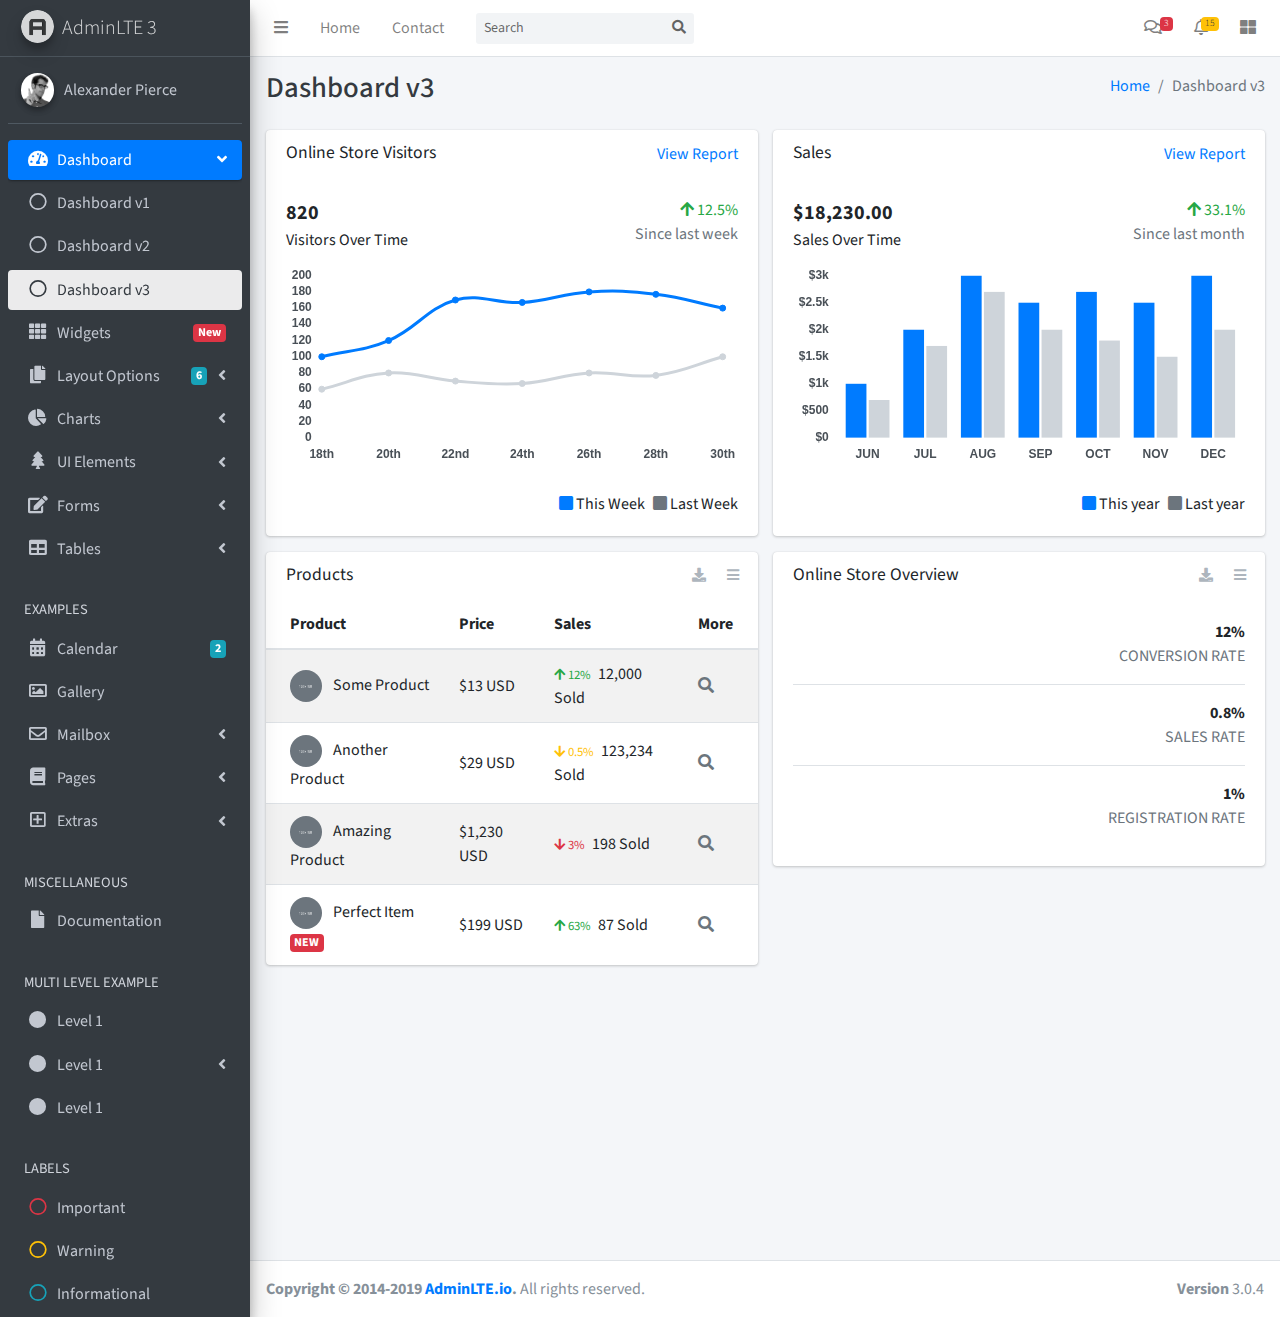
<file: statifiles/admin-lte/index3.html>
<!DOCTYPE html>
<html lang="en">
<head>
  <meta charset="utf-8">
  <meta name="viewport" content="width=device-width, initial-scale=1">
  <meta http-equiv="x-ua-compatible" content="ie=edge">

  <title>AdminLTE 3 | Dashboard 3</title>

  <!-- Font Awesome Icons -->
  <link rel="stylesheet" href="plugins/fontawesome-free/css/all.min.css">
  <!-- IonIcons -->
  <link rel="stylesheet" href="http://code.ionicframework.com/ionicons/2.0.1/css/ionicons.min.css">
  <!-- Theme style -->
  <link rel="stylesheet" href="dist/css/adminlte.min.css">
  <!-- Google Font: Source Sans Pro -->
  <link href="https://fonts.googleapis.com/css?family=Source+Sans+Pro:300,400,400i,700" rel="stylesheet">
</head>
<!--
BODY TAG OPTIONS:
=================
Apply one or more of the following classes to to the body tag
to get the desired effect
|---------------------------------------------------------|
|LAYOUT OPTIONS | sidebar-collapse                        |
|               | sidebar-mini                            |
|---------------------------------------------------------|
-->
<body class="hold-transition sidebar-mini">
<div class="wrapper">
  <!-- Navbar -->
  <nav class="main-header navbar navbar-expand navbar-white navbar-light">
    <!-- Left navbar links -->
    <ul class="navbar-nav">
      <li class="nav-item">
        <a class="nav-link" data-widget="pushmenu" href="#" role="button"><i class="fas fa-bars"></i></a>
      </li>
      <li class="nav-item d-none d-sm-inline-block">
        <a href="index3.html" class="nav-link">Home</a>
      </li>
      <li class="nav-item d-none d-sm-inline-block">
        <a href="#" class="nav-link">Contact</a>
      </li>
    </ul>

    <!-- SEARCH FORM -->
    <form class="form-inline ml-3">
      <div class="input-group input-group-sm">
        <input class="form-control form-control-navbar" type="search" placeholder="Search" aria-label="Search">
        <div class="input-group-append">
          <button class="btn btn-navbar" type="submit">
            <i class="fas fa-search"></i>
          </button>
        </div>
      </div>
    </form>

    <!-- Right navbar links -->
    <ul class="navbar-nav ml-auto">
      <!-- Messages Dropdown Menu -->
      <li class="nav-item dropdown">
        <a class="nav-link" data-toggle="dropdown" href="#">
          <i class="far fa-comments"></i>
          <span class="badge badge-danger navbar-badge">3</span>
        </a>
        <div class="dropdown-menu dropdown-menu-lg dropdown-menu-right">
          <a href="#" class="dropdown-item">
            <!-- Message Start -->
            <div class="media">
              <img src="dist/img/user1-128x128.jpg" alt="User Avatar" class="img-size-50 mr-3 img-circle">
              <div class="media-body">
                <h3 class="dropdown-item-title">
                  Brad Diesel
                  <span class="float-right text-sm text-danger"><i class="fas fa-star"></i></span>
                </h3>
                <p class="text-sm">Call me whenever you can...</p>
                <p class="text-sm text-muted"><i class="far fa-clock mr-1"></i> 4 Hours Ago</p>
              </div>
            </div>
            <!-- Message End -->
          </a>
          <div class="dropdown-divider"></div>
          <a href="#" class="dropdown-item">
            <!-- Message Start -->
            <div class="media">
              <img src="dist/img/user8-128x128.jpg" alt="User Avatar" class="img-size-50 img-circle mr-3">
              <div class="media-body">
                <h3 class="dropdown-item-title">
                  John Pierce
                  <span class="float-right text-sm text-muted"><i class="fas fa-star"></i></span>
                </h3>
                <p class="text-sm">I got your message bro</p>
                <p class="text-sm text-muted"><i class="far fa-clock mr-1"></i> 4 Hours Ago</p>
              </div>
            </div>
            <!-- Message End -->
          </a>
          <div class="dropdown-divider"></div>
          <a href="#" class="dropdown-item">
            <!-- Message Start -->
            <div class="media">
              <img src="dist/img/user3-128x128.jpg" alt="User Avatar" class="img-size-50 img-circle mr-3">
              <div class="media-body">
                <h3 class="dropdown-item-title">
                  Nora Silvester
                  <span class="float-right text-sm text-warning"><i class="fas fa-star"></i></span>
                </h3>
                <p class="text-sm">The subject goes here</p>
                <p class="text-sm text-muted"><i class="far fa-clock mr-1"></i> 4 Hours Ago</p>
              </div>
            </div>
            <!-- Message End -->
          </a>
          <div class="dropdown-divider"></div>
          <a href="#" class="dropdown-item dropdown-footer">See All Messages</a>
        </div>
      </li>
      <!-- Notifications Dropdown Menu -->
      <li class="nav-item dropdown">
        <a class="nav-link" data-toggle="dropdown" href="#">
          <i class="far fa-bell"></i>
          <span class="badge badge-warning navbar-badge">15</span>
        </a>
        <div class="dropdown-menu dropdown-menu-lg dropdown-menu-right">
          <span class="dropdown-item dropdown-header">15 Notifications</span>
          <div class="dropdown-divider"></div>
          <a href="#" class="dropdown-item">
            <i class="fas fa-envelope mr-2"></i> 4 new messages
            <span class="float-right text-muted text-sm">3 mins</span>
          </a>
          <div class="dropdown-divider"></div>
          <a href="#" class="dropdown-item">
            <i class="fas fa-users mr-2"></i> 8 friend requests
            <span class="float-right text-muted text-sm">12 hours</span>
          </a>
          <div class="dropdown-divider"></div>
          <a href="#" class="dropdown-item">
            <i class="fas fa-file mr-2"></i> 3 new reports
            <span class="float-right text-muted text-sm">2 days</span>
          </a>
          <div class="dropdown-divider"></div>
          <a href="#" class="dropdown-item dropdown-footer">See All Notifications</a>
        </div>
      </li>
      <li class="nav-item">
        <a class="nav-link" data-widget="control-sidebar" data-slide="true" href="#" role="button"><i
            class="fas fa-th-large"></i></a>
      </li>
    </ul>
  </nav>
  <!-- /.navbar -->

  <!-- Main Sidebar Container -->
  <aside class="main-sidebar sidebar-dark-primary elevation-4">
    <!-- Brand Logo -->
    <a href="index3.html" class="brand-link">
      <img src="dist/img/AdminLTELogo.png" alt="AdminLTE Logo" class="brand-image img-circle elevation-3"
           style="opacity: .8">
      <span class="brand-text font-weight-light">AdminLTE 3</span>
    </a>

    <!-- Sidebar -->
    <div class="sidebar">
      <!-- Sidebar user panel (optional) -->
      <div class="user-panel mt-3 pb-3 mb-3 d-flex">
        <div class="image">
          <img src="dist/img/user2-160x160.jpg" class="img-circle elevation-2" alt="User Image">
        </div>
        <div class="info">
          <a href="#" class="d-block">Alexander Pierce</a>
        </div>
      </div>

      <!-- Sidebar Menu -->
      <nav class="mt-2">
        <ul class="nav nav-pills nav-sidebar flex-column" data-widget="treeview" role="menu" data-accordion="false">
          <!-- Add icons to the links using the .nav-icon class
               with font-awesome or any other icon font library -->
          <li class="nav-item has-treeview menu-open">
            <a href="#" class="nav-link active">
              <i class="nav-icon fas fa-tachometer-alt"></i>
              <p>
                Dashboard
                <i class="right fas fa-angle-left"></i>
              </p>
            </a>
            <ul class="nav nav-treeview">
              <li class="nav-item">
                <a href="./index.html" class="nav-link">
                  <i class="far fa-circle nav-icon"></i>
                  <p>Dashboard v1</p>
                </a>
              </li>
              <li class="nav-item">
                <a href="./index2.html" class="nav-link">
                  <i class="far fa-circle nav-icon"></i>
                  <p>Dashboard v2</p>
                </a>
              </li>
              <li class="nav-item">
                <a href="./index3.html" class="nav-link active">
                  <i class="far fa-circle nav-icon"></i>
                  <p>Dashboard v3</p>
                </a>
              </li>
            </ul>
          </li>
          <li class="nav-item">
            <a href="pages/widgets.html" class="nav-link">
              <i class="nav-icon fas fa-th"></i>
              <p>
                Widgets
                <span class="right badge badge-danger">New</span>
              </p>
            </a>
          </li>
          <li class="nav-item has-treeview">
            <a href="#" class="nav-link">
              <i class="nav-icon fas fa-copy"></i>
              <p>
                Layout Options
                <i class="fas fa-angle-left right"></i>
                <span class="badge badge-info right">6</span>
              </p>
            </a>
            <ul class="nav nav-treeview">
              <li class="nav-item">
                <a href="pages/layout/top-nav.html" class="nav-link">
                  <i class="far fa-circle nav-icon"></i>
                  <p>Top Navigation</p>
                </a>
              </li>
              <li class="nav-item">
                <a href="pages/layout/top-nav-sidebar.html" class="nav-link">
                  <i class="far fa-circle nav-icon"></i>
                  <p>Top Navigation + Sidebar</p>
                </a>
              </li>
              <li class="nav-item">
                <a href="pages/layout/boxed.html" class="nav-link">
                  <i class="far fa-circle nav-icon"></i>
                  <p>Boxed</p>
                </a>
              </li>
              <li class="nav-item">
                <a href="pages/layout/fixed-sidebar.html" class="nav-link">
                  <i class="far fa-circle nav-icon"></i>
                  <p>Fixed Sidebar</p>
                </a>
              </li>
              <li class="nav-item">
                <a href="pages/layout/fixed-topnav.html" class="nav-link">
                  <i class="far fa-circle nav-icon"></i>
                  <p>Fixed Navbar</p>
                </a>
              </li>
              <li class="nav-item">
                <a href="pages/layout/fixed-footer.html" class="nav-link">
                  <i class="far fa-circle nav-icon"></i>
                  <p>Fixed Footer</p>
                </a>
              </li>
              <li class="nav-item">
                <a href="pages/layout/collapsed-sidebar.html" class="nav-link">
                  <i class="far fa-circle nav-icon"></i>
                  <p>Collapsed Sidebar</p>
                </a>
              </li>
            </ul>
          </li>
          <li class="nav-item has-treeview">
            <a href="#" class="nav-link">
              <i class="nav-icon fas fa-chart-pie"></i>
              <p>
                Charts
                <i class="right fas fa-angle-left"></i>
              </p>
            </a>
            <ul class="nav nav-treeview">
              <li class="nav-item">
                <a href="pages/charts/chartjs.html" class="nav-link">
                  <i class="far fa-circle nav-icon"></i>
                  <p>ChartJS</p>
                </a>
              </li>
              <li class="nav-item">
                <a href="pages/charts/flot.html" class="nav-link">
                  <i class="far fa-circle nav-icon"></i>
                  <p>Flot</p>
                </a>
              </li>
              <li class="nav-item">
                <a href="pages/charts/inline.html" class="nav-link">
                  <i class="far fa-circle nav-icon"></i>
                  <p>Inline</p>
                </a>
              </li>
            </ul>
          </li>
          <li class="nav-item has-treeview">
            <a href="#" class="nav-link">
              <i class="nav-icon fas fa-tree"></i>
              <p>
                UI Elements
                <i class="fas fa-angle-left right"></i>
              </p>
            </a>
            <ul class="nav nav-treeview">
              <li class="nav-item">
                <a href="pages/UI/general.html" class="nav-link">
                  <i class="far fa-circle nav-icon"></i>
                  <p>General</p>
                </a>
              </li>
              <li class="nav-item">
                <a href="pages/UI/icons.html" class="nav-link">
                  <i class="far fa-circle nav-icon"></i>
                  <p>Icons</p>
                </a>
              </li>
              <li class="nav-item">
                <a href="pages/UI/buttons.html" class="nav-link">
                  <i class="far fa-circle nav-icon"></i>
                  <p>Buttons</p>
                </a>
              </li>
              <li class="nav-item">
                <a href="pages/UI/sliders.html" class="nav-link">
                  <i class="far fa-circle nav-icon"></i>
                  <p>Sliders</p>
                </a>
              </li>
              <li class="nav-item">
                <a href="pages/UI/modals.html" class="nav-link">
                  <i class="far fa-circle nav-icon"></i>
                  <p>Modals & Alerts</p>
                </a>
              </li>
              <li class="nav-item">
                <a href="pages/UI/navbar.html" class="nav-link">
                  <i class="far fa-circle nav-icon"></i>
                  <p>Navbar & Tabs</p>
                </a>
              </li>
              <li class="nav-item">
                <a href="pages/UI/timeline.html" class="nav-link">
                  <i class="far fa-circle nav-icon"></i>
                  <p>Timeline</p>
                </a>
              </li>
              <li class="nav-item">
                <a href="pages/UI/ribbons.html" class="nav-link">
                  <i class="far fa-circle nav-icon"></i>
                  <p>Ribbons</p>
                </a>
              </li>
            </ul>
          </li>
          <li class="nav-item has-treeview">
            <a href="#" class="nav-link">
              <i class="nav-icon fas fa-edit"></i>
              <p>
                Forms
                <i class="fas fa-angle-left right"></i>
              </p>
            </a>
            <ul class="nav nav-treeview">
              <li class="nav-item">
                <a href="pages/forms/general.html" class="nav-link">
                  <i class="far fa-circle nav-icon"></i>
                  <p>General Elements</p>
                </a>
              </li>
              <li class="nav-item">
                <a href="pages/forms/advanced.html" class="nav-link">
                  <i class="far fa-circle nav-icon"></i>
                  <p>Advanced Elements</p>
                </a>
              </li>
              <li class="nav-item">
                <a href="pages/forms/editors.html" class="nav-link">
                  <i class="far fa-circle nav-icon"></i>
                  <p>Editors</p>
                </a>
              </li>
              <li class="nav-item">
                <a href="pages/forms/validation.html" class="nav-link">
                  <i class="far fa-circle nav-icon"></i>
                  <p>Validation</p>
                </a>
              </li>
            </ul>
          </li>
          <li class="nav-item has-treeview">
            <a href="#" class="nav-link">
              <i class="nav-icon fas fa-table"></i>
              <p>
                Tables
                <i class="fas fa-angle-left right"></i>
              </p>
            </a>
            <ul class="nav nav-treeview">
              <li class="nav-item">
                <a href="pages/tables/simple.html" class="nav-link">
                  <i class="far fa-circle nav-icon"></i>
                  <p>Simple Tables</p>
                </a>
              </li>
              <li class="nav-item">
                <a href="pages/tables/data.html" class="nav-link">
                  <i class="far fa-circle nav-icon"></i>
                  <p>DataTables</p>
                </a>
              </li>
              <li class="nav-item">
                <a href="pages/tables/jsgrid.html" class="nav-link">
                  <i class="far fa-circle nav-icon"></i>
                  <p>jsGrid</p>
                </a>
              </li>
            </ul>
          </li>
          <li class="nav-header">EXAMPLES</li>
          <li class="nav-item">
            <a href="pages/calendar.html" class="nav-link">
              <i class="nav-icon fas fa-calendar-alt"></i>
              <p>
                Calendar
                <span class="badge badge-info right">2</span>
              </p>
            </a>
          </li>
          <li class="nav-item">
            <a href="pages/gallery.html" class="nav-link">
              <i class="nav-icon far fa-image"></i>
              <p>
                Gallery
              </p>
            </a>
          </li>
          <li class="nav-item has-treeview">
            <a href="#" class="nav-link">
              <i class="nav-icon far fa-envelope"></i>
              <p>
                Mailbox
                <i class="fas fa-angle-left right"></i>
              </p>
            </a>
            <ul class="nav nav-treeview">
              <li class="nav-item">
                <a href="pages/mailbox/mailbox.html" class="nav-link">
                  <i class="far fa-circle nav-icon"></i>
                  <p>Inbox</p>
                </a>
              </li>
              <li class="nav-item">
                <a href="pages/mailbox/compose.html" class="nav-link">
                  <i class="far fa-circle nav-icon"></i>
                  <p>Compose</p>
                </a>
              </li>
              <li class="nav-item">
                <a href="pages/mailbox/read-mail.html" class="nav-link">
                  <i class="far fa-circle nav-icon"></i>
                  <p>Read</p>
                </a>
              </li>
            </ul>
          </li>
          <li class="nav-item has-treeview">
            <a href="#" class="nav-link">
              <i class="nav-icon fas fa-book"></i>
              <p>
                Pages
                <i class="fas fa-angle-left right"></i>
              </p>
            </a>
            <ul class="nav nav-treeview">
              <li class="nav-item">
                <a href="pages/examples/invoice.html" class="nav-link">
                  <i class="far fa-circle nav-icon"></i>
                  <p>Invoice</p>
                </a>
              </li>
              <li class="nav-item">
                <a href="pages/examples/profile.html" class="nav-link">
                  <i class="far fa-circle nav-icon"></i>
                  <p>Profile</p>
                </a>
              </li>
              <li class="nav-item">
                <a href="pages/examples/e-commerce.html" class="nav-link">
                  <i class="far fa-circle nav-icon"></i>
                  <p>E-commerce</p>
                </a>
              </li>
              <li class="nav-item">
                <a href="pages/examples/projects.html" class="nav-link">
                  <i class="far fa-circle nav-icon"></i>
                  <p>Projects</p>
                </a>
              </li>
              <li class="nav-item">
                <a href="pages/examples/project-add.html" class="nav-link">
                  <i class="far fa-circle nav-icon"></i>
                  <p>Project Add</p>
                </a>
              </li>
              <li class="nav-item">
                <a href="pages/examples/project-edit.html" class="nav-link">
                  <i class="far fa-circle nav-icon"></i>
                  <p>Project Edit</p>
                </a>
              </li>
              <li class="nav-item">
                <a href="pages/examples/project-detail.html" class="nav-link">
                  <i class="far fa-circle nav-icon"></i>
                  <p>Project Detail</p>
                </a>
              </li>
              <li class="nav-item">
                <a href="pages/examples/contacts.html" class="nav-link">
                  <i class="far fa-circle nav-icon"></i>
                  <p>Contacts</p>
                </a>
              </li>
            </ul>
          </li>
          <li class="nav-item has-treeview">
            <a href="#" class="nav-link">
              <i class="nav-icon far fa-plus-square"></i>
              <p>
                Extras
                <i class="fas fa-angle-left right"></i>
              </p>
            </a>
            <ul class="nav nav-treeview">
              <li class="nav-item">
                <a href="pages/examples/login.html" class="nav-link">
                  <i class="far fa-circle nav-icon"></i>
                  <p>Login</p>
                </a>
              </li>
              <li class="nav-item">
                <a href="pages/examples/register.html" class="nav-link">
                  <i class="far fa-circle nav-icon"></i>
                  <p>Register</p>
                </a>
              </li>
              <li class="nav-item">
                <a href="pages/examples/forgot-password.html" class="nav-link">
                  <i class="far fa-circle nav-icon"></i>
                  <p>Forgot Password</p>
                </a>
              </li>
              <li class="nav-item">
                <a href="pages/examples/recover-password.html" class="nav-link">
                  <i class="far fa-circle nav-icon"></i>
                  <p>Recover Password</p>
                </a>
              </li>
              <li class="nav-item">
                <a href="pages/examples/lockscreen.html" class="nav-link">
                  <i class="far fa-circle nav-icon"></i>
                  <p>Lockscreen</p>
                </a>
              </li>
              <li class="nav-item">
                <a href="pages/examples/legacy-user-menu.html" class="nav-link">
                  <i class="far fa-circle nav-icon"></i>
                  <p>Legacy User Menu</p>
                </a>
              </li>
              <li class="nav-item">
                <a href="pages/examples/language-menu.html" class="nav-link">
                  <i class="far fa-circle nav-icon"></i>
                  <p>Language Menu</p>
                </a>
              </li>
              <li class="nav-item">
                <a href="pages/examples/404.html" class="nav-link">
                  <i class="far fa-circle nav-icon"></i>
                  <p>Error 404</p>
                </a>
              </li>
              <li class="nav-item">
                <a href="pages/examples/500.html" class="nav-link">
                  <i class="far fa-circle nav-icon"></i>
                  <p>Error 500</p>
                </a>
              </li>
              <li class="nav-item">
                <a href="pages/examples/pace.html" class="nav-link">
                  <i class="far fa-circle nav-icon"></i>
                  <p>Pace</p>
                </a>
              </li>
              <li class="nav-item">
                <a href="pages/examples/blank.html" class="nav-link">
                  <i class="far fa-circle nav-icon"></i>
                  <p>Blank Page</p>
                </a>
              </li>
              <li class="nav-item">
                <a href="starter.html" class="nav-link">
                  <i class="far fa-circle nav-icon"></i>
                  <p>Starter Page</p>
                </a>
              </li>
            </ul>
          </li>
          <li class="nav-header">MISCELLANEOUS</li>
          <li class="nav-item">
            <a href="https://adminlte.io/docs/3.0" class="nav-link">
              <i class="nav-icon fas fa-file"></i>
              <p>Documentation</p>
            </a>
          </li>
          <li class="nav-header">MULTI LEVEL EXAMPLE</li>
          <li class="nav-item">
            <a href="#" class="nav-link">
              <i class="fas fa-circle nav-icon"></i>
              <p>Level 1</p>
            </a>
          </li>
          <li class="nav-item has-treeview">
            <a href="#" class="nav-link">
              <i class="nav-icon fas fa-circle"></i>
              <p>
                Level 1
                <i class="right fas fa-angle-left"></i>
              </p>
            </a>
            <ul class="nav nav-treeview">
              <li class="nav-item">
                <a href="#" class="nav-link">
                  <i class="far fa-circle nav-icon"></i>
                  <p>Level 2</p>
                </a>
              </li>
              <li class="nav-item has-treeview">
                <a href="#" class="nav-link">
                  <i class="far fa-circle nav-icon"></i>
                  <p>
                    Level 2
                    <i class="right fas fa-angle-left"></i>
                  </p>
                </a>
                <ul class="nav nav-treeview">
                  <li class="nav-item">
                    <a href="#" class="nav-link">
                      <i class="far fa-dot-circle nav-icon"></i>
                      <p>Level 3</p>
                    </a>
                  </li>
                  <li class="nav-item">
                    <a href="#" class="nav-link">
                      <i class="far fa-dot-circle nav-icon"></i>
                      <p>Level 3</p>
                    </a>
                  </li>
                  <li class="nav-item">
                    <a href="#" class="nav-link">
                      <i class="far fa-dot-circle nav-icon"></i>
                      <p>Level 3</p>
                    </a>
                  </li>
                </ul>
              </li>
              <li class="nav-item">
                <a href="#" class="nav-link">
                  <i class="far fa-circle nav-icon"></i>
                  <p>Level 2</p>
                </a>
              </li>
            </ul>
          </li>
          <li class="nav-item">
            <a href="#" class="nav-link">
              <i class="fas fa-circle nav-icon"></i>
              <p>Level 1</p>
            </a>
          </li>
          <li class="nav-header">LABELS</li>
          <li class="nav-item">
            <a href="#" class="nav-link">
              <i class="nav-icon far fa-circle text-danger"></i>
              <p class="text">Important</p>
            </a>
          </li>
          <li class="nav-item">
            <a href="#" class="nav-link">
              <i class="nav-icon far fa-circle text-warning"></i>
              <p>Warning</p>
            </a>
          </li>
          <li class="nav-item">
            <a href="#" class="nav-link">
              <i class="nav-icon far fa-circle text-info"></i>
              <p>Informational</p>
            </a>
          </li>
        </ul>
      </nav>
      <!-- /.sidebar-menu -->
    </div>
    <!-- /.sidebar -->
  </aside>

  <!-- Content Wrapper. Contains page content -->
  <div class="content-wrapper">
    <!-- Content Header (Page header) -->
    <div class="content-header">
      <div class="container-fluid">
        <div class="row mb-2">
          <div class="col-sm-6">
            <h1 class="m-0 text-dark">Dashboard v3</h1>
          </div><!-- /.col -->
          <div class="col-sm-6">
            <ol class="breadcrumb float-sm-right">
              <li class="breadcrumb-item"><a href="#">Home</a></li>
              <li class="breadcrumb-item active">Dashboard v3</li>
            </ol>
          </div><!-- /.col -->
        </div><!-- /.row -->
      </div><!-- /.container-fluid -->
    </div>
    <!-- /.content-header -->

    <!-- Main content -->
    <div class="content">
      <div class="container-fluid">
        <div class="row">
          <div class="col-lg-6">
            <div class="card">
              <div class="card-header border-0">
                <div class="d-flex justify-content-between">
                  <h3 class="card-title">Online Store Visitors</h3>
                  <a href="javascript:void(0);">View Report</a>
                </div>
              </div>
              <div class="card-body">
                <div class="d-flex">
                  <p class="d-flex flex-column">
                    <span class="text-bold text-lg">820</span>
                    <span>Visitors Over Time</span>
                  </p>
                  <p class="ml-auto d-flex flex-column text-right">
                    <span class="text-success">
                      <i class="fas fa-arrow-up"></i> 12.5%
                    </span>
                    <span class="text-muted">Since last week</span>
                  </p>
                </div>
                <!-- /.d-flex -->

                <div class="position-relative mb-4">
                  <canvas id="visitors-chart" height="200"></canvas>
                </div>

                <div class="d-flex flex-row justify-content-end">
                  <span class="mr-2">
                    <i class="fas fa-square text-primary"></i> This Week
                  </span>

                  <span>
                    <i class="fas fa-square text-gray"></i> Last Week
                  </span>
                </div>
              </div>
            </div>
            <!-- /.card -->

            <div class="card">
              <div class="card-header border-0">
                <h3 class="card-title">Products</h3>
                <div class="card-tools">
                  <a href="#" class="btn btn-tool btn-sm">
                    <i class="fas fa-download"></i>
                  </a>
                  <a href="#" class="btn btn-tool btn-sm">
                    <i class="fas fa-bars"></i>
                  </a>
                </div>
              </div>
              <div class="card-body table-responsive p-0">
                <table class="table table-striped table-valign-middle">
                  <thead>
                  <tr>
                    <th>Product</th>
                    <th>Price</th>
                    <th>Sales</th>
                    <th>More</th>
                  </tr>
                  </thead>
                  <tbody>
                  <tr>
                    <td>
                      <img src="dist/img/default-150x150.png" alt="Product 1" class="img-circle img-size-32 mr-2">
                      Some Product
                    </td>
                    <td>$13 USD</td>
                    <td>
                      <small class="text-success mr-1">
                        <i class="fas fa-arrow-up"></i>
                        12%
                      </small>
                      12,000 Sold
                    </td>
                    <td>
                      <a href="#" class="text-muted">
                        <i class="fas fa-search"></i>
                      </a>
                    </td>
                  </tr>
                  <tr>
                    <td>
                      <img src="dist/img/default-150x150.png" alt="Product 1" class="img-circle img-size-32 mr-2">
                      Another Product
                    </td>
                    <td>$29 USD</td>
                    <td>
                      <small class="text-warning mr-1">
                        <i class="fas fa-arrow-down"></i>
                        0.5%
                      </small>
                      123,234 Sold
                    </td>
                    <td>
                      <a href="#" class="text-muted">
                        <i class="fas fa-search"></i>
                      </a>
                    </td>
                  </tr>
                  <tr>
                    <td>
                      <img src="dist/img/default-150x150.png" alt="Product 1" class="img-circle img-size-32 mr-2">
                      Amazing Product
                    </td>
                    <td>$1,230 USD</td>
                    <td>
                      <small class="text-danger mr-1">
                        <i class="fas fa-arrow-down"></i>
                        3%
                      </small>
                      198 Sold
                    </td>
                    <td>
                      <a href="#" class="text-muted">
                        <i class="fas fa-search"></i>
                      </a>
                    </td>
                  </tr>
                  <tr>
                    <td>
                      <img src="dist/img/default-150x150.png" alt="Product 1" class="img-circle img-size-32 mr-2">
                      Perfect Item
                      <span class="badge bg-danger">NEW</span>
                    </td>
                    <td>$199 USD</td>
                    <td>
                      <small class="text-success mr-1">
                        <i class="fas fa-arrow-up"></i>
                        63%
                      </small>
                      87 Sold
                    </td>
                    <td>
                      <a href="#" class="text-muted">
                        <i class="fas fa-search"></i>
                      </a>
                    </td>
                  </tr>
                  </tbody>
                </table>
              </div>
            </div>
            <!-- /.card -->
          </div>
          <!-- /.col-md-6 -->
          <div class="col-lg-6">
            <div class="card">
              <div class="card-header border-0">
                <div class="d-flex justify-content-between">
                  <h3 class="card-title">Sales</h3>
                  <a href="javascript:void(0);">View Report</a>
                </div>
              </div>
              <div class="card-body">
                <div class="d-flex">
                  <p class="d-flex flex-column">
                    <span class="text-bold text-lg">$18,230.00</span>
                    <span>Sales Over Time</span>
                  </p>
                  <p class="ml-auto d-flex flex-column text-right">
                    <span class="text-success">
                      <i class="fas fa-arrow-up"></i> 33.1%
                    </span>
                    <span class="text-muted">Since last month</span>
                  </p>
                </div>
                <!-- /.d-flex -->

                <div class="position-relative mb-4">
                  <canvas id="sales-chart" height="200"></canvas>
                </div>

                <div class="d-flex flex-row justify-content-end">
                  <span class="mr-2">
                    <i class="fas fa-square text-primary"></i> This year
                  </span>

                  <span>
                    <i class="fas fa-square text-gray"></i> Last year
                  </span>
                </div>
              </div>
            </div>
            <!-- /.card -->

            <div class="card">
              <div class="card-header border-0">
                <h3 class="card-title">Online Store Overview</h3>
                <div class="card-tools">
                  <a href="#" class="btn btn-sm btn-tool">
                    <i class="fas fa-download"></i>
                  </a>
                  <a href="#" class="btn btn-sm btn-tool">
                    <i class="fas fa-bars"></i>
                  </a>
                </div>
              </div>
              <div class="card-body">
                <div class="d-flex justify-content-between align-items-center border-bottom mb-3">
                  <p class="text-success text-xl">
                    <i class="ion ion-ios-refresh-empty"></i>
                  </p>
                  <p class="d-flex flex-column text-right">
                    <span class="font-weight-bold">
                      <i class="ion ion-android-arrow-up text-success"></i> 12%
                    </span>
                    <span class="text-muted">CONVERSION RATE</span>
                  </p>
                </div>
                <!-- /.d-flex -->
                <div class="d-flex justify-content-between align-items-center border-bottom mb-3">
                  <p class="text-warning text-xl">
                    <i class="ion ion-ios-cart-outline"></i>
                  </p>
                  <p class="d-flex flex-column text-right">
                    <span class="font-weight-bold">
                      <i class="ion ion-android-arrow-up text-warning"></i> 0.8%
                    </span>
                    <span class="text-muted">SALES RATE</span>
                  </p>
                </div>
                <!-- /.d-flex -->
                <div class="d-flex justify-content-between align-items-center mb-0">
                  <p class="text-danger text-xl">
                    <i class="ion ion-ios-people-outline"></i>
                  </p>
                  <p class="d-flex flex-column text-right">
                    <span class="font-weight-bold">
                      <i class="ion ion-android-arrow-down text-danger"></i> 1%
                    </span>
                    <span class="text-muted">REGISTRATION RATE</span>
                  </p>
                </div>
                <!-- /.d-flex -->
              </div>
            </div>
          </div>
          <!-- /.col-md-6 -->
        </div>
        <!-- /.row -->
      </div>
      <!-- /.container-fluid -->
    </div>
    <!-- /.content -->
  </div>
  <!-- /.content-wrapper -->

  <!-- Control Sidebar -->
  <aside class="control-sidebar control-sidebar-dark">
    <!-- Control sidebar content goes here -->
  </aside>
  <!-- /.control-sidebar -->

  <!-- Main Footer -->
  <footer class="main-footer">
    <strong>Copyright &copy; 2014-2019 <a href="http://adminlte.io">AdminLTE.io</a>.</strong>
    All rights reserved.
    <div class="float-right d-none d-sm-inline-block">
      <b>Version</b> 3.0.4
    </div>
  </footer>
</div>
<!-- ./wrapper -->

<!-- REQUIRED SCRIPTS -->

<!-- jQuery -->
<script src="plugins/jquery/jquery.min.js"></script>
<!-- Bootstrap -->
<script src="plugins/bootstrap/js/bootstrap.bundle.min.js"></script>
<!-- AdminLTE -->
<script src="dist/js/adminlte.js"></script>

<!-- OPTIONAL SCRIPTS -->
<script src="plugins/chart.js/Chart.min.js"></script>
<script src="dist/js/demo.js"></script>
<script src="dist/js/pages/dashboard3.js"></script>
</body>
</html>
</file>
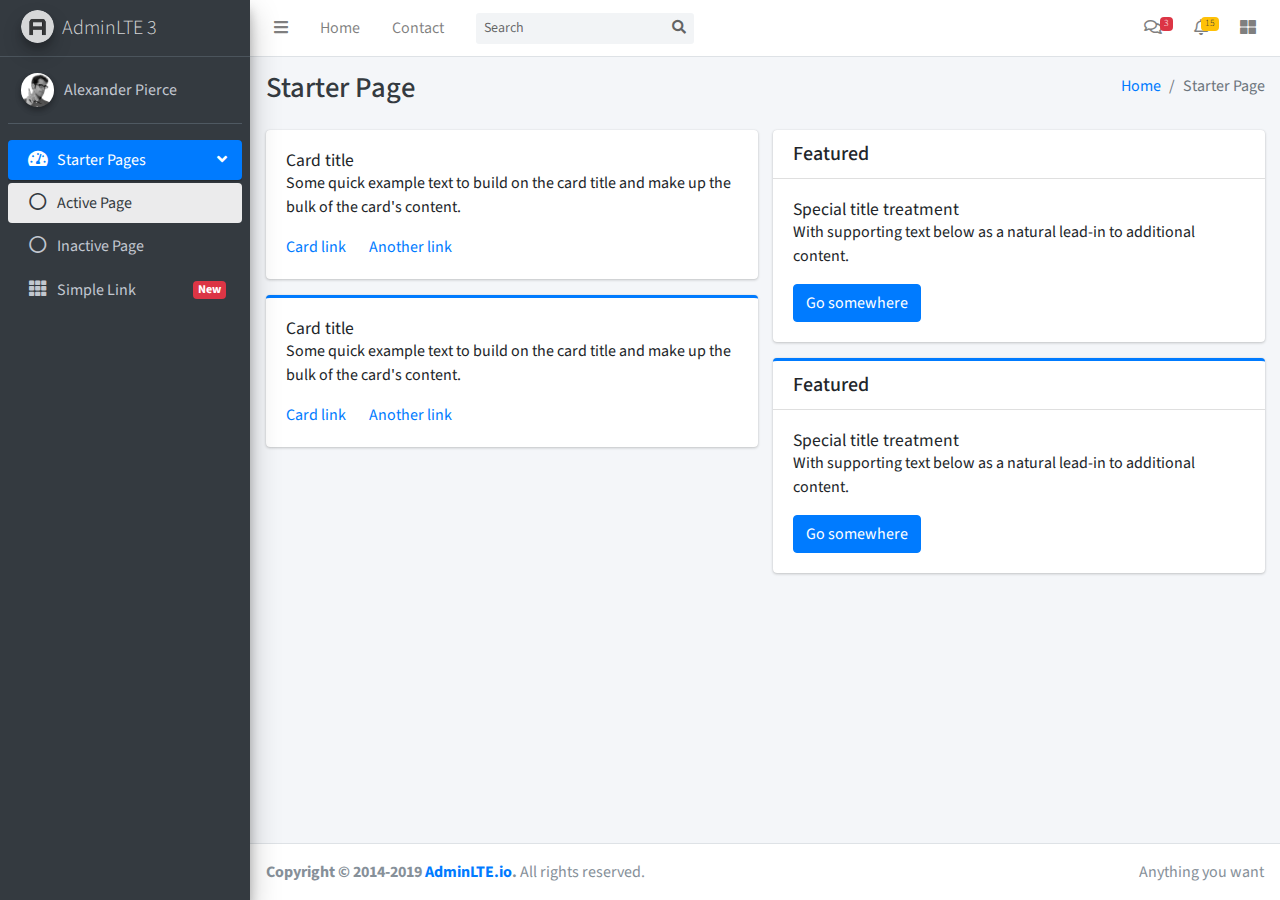
<file: statifiles/admin-lte/starter.html>
<!DOCTYPE html>
<!--
This is a starter template page. Use this page to start your new project from
scratch. This page gets rid of all links and provides the needed markup only.
-->
<html lang="en">
<head>
  <meta charset="utf-8">
  <meta name="viewport" content="width=device-width, initial-scale=1">
  <meta http-equiv="x-ua-compatible" content="ie=edge">

  <title>AdminLTE 3 | Starter</title>

  <!-- Font Awesome Icons -->
  <link rel="stylesheet" href="plugins/fontawesome-free/css/all.min.css">
  <!-- Theme style -->
  <link rel="stylesheet" href="dist/css/adminlte.min.css">
  <!-- Google Font: Source Sans Pro -->
  <link href="https://fonts.googleapis.com/css?family=Source+Sans+Pro:300,400,400i,700" rel="stylesheet">
</head>
<body class="hold-transition sidebar-mini">
<div class="wrapper">

  <!-- Navbar -->
  <nav class="main-header navbar navbar-expand navbar-white navbar-light">
    <!-- Left navbar links -->
    <ul class="navbar-nav">
      <li class="nav-item">
        <a class="nav-link" data-widget="pushmenu" href="#" role="button"><i class="fas fa-bars"></i></a>
      </li>
      <li class="nav-item d-none d-sm-inline-block">
        <a href="index3.html" class="nav-link">Home</a>
      </li>
      <li class="nav-item d-none d-sm-inline-block">
        <a href="#" class="nav-link">Contact</a>
      </li>
    </ul>

    <!-- SEARCH FORM -->
    <form class="form-inline ml-3">
      <div class="input-group input-group-sm">
        <input class="form-control form-control-navbar" type="search" placeholder="Search" aria-label="Search">
        <div class="input-group-append">
          <button class="btn btn-navbar" type="submit">
            <i class="fas fa-search"></i>
          </button>
        </div>
      </div>
    </form>

    <!-- Right navbar links -->
    <ul class="navbar-nav ml-auto">
      <!-- Messages Dropdown Menu -->
      <li class="nav-item dropdown">
        <a class="nav-link" data-toggle="dropdown" href="#">
          <i class="far fa-comments"></i>
          <span class="badge badge-danger navbar-badge">3</span>
        </a>
        <div class="dropdown-menu dropdown-menu-lg dropdown-menu-right">
          <a href="#" class="dropdown-item">
            <!-- Message Start -->
            <div class="media">
              <img src="dist/img/user1-128x128.jpg" alt="User Avatar" class="img-size-50 mr-3 img-circle">
              <div class="media-body">
                <h3 class="dropdown-item-title">
                  Brad Diesel
                  <span class="float-right text-sm text-danger"><i class="fas fa-star"></i></span>
                </h3>
                <p class="text-sm">Call me whenever you can...</p>
                <p class="text-sm text-muted"><i class="far fa-clock mr-1"></i> 4 Hours Ago</p>
              </div>
            </div>
            <!-- Message End -->
          </a>
          <div class="dropdown-divider"></div>
          <a href="#" class="dropdown-item">
            <!-- Message Start -->
            <div class="media">
              <img src="dist/img/user8-128x128.jpg" alt="User Avatar" class="img-size-50 img-circle mr-3">
              <div class="media-body">
                <h3 class="dropdown-item-title">
                  John Pierce
                  <span class="float-right text-sm text-muted"><i class="fas fa-star"></i></span>
                </h3>
                <p class="text-sm">I got your message bro</p>
                <p class="text-sm text-muted"><i class="far fa-clock mr-1"></i> 4 Hours Ago</p>
              </div>
            </div>
            <!-- Message End -->
          </a>
          <div class="dropdown-divider"></div>
          <a href="#" class="dropdown-item">
            <!-- Message Start -->
            <div class="media">
              <img src="dist/img/user3-128x128.jpg" alt="User Avatar" class="img-size-50 img-circle mr-3">
              <div class="media-body">
                <h3 class="dropdown-item-title">
                  Nora Silvester
                  <span class="float-right text-sm text-warning"><i class="fas fa-star"></i></span>
                </h3>
                <p class="text-sm">The subject goes here</p>
                <p class="text-sm text-muted"><i class="far fa-clock mr-1"></i> 4 Hours Ago</p>
              </div>
            </div>
            <!-- Message End -->
          </a>
          <div class="dropdown-divider"></div>
          <a href="#" class="dropdown-item dropdown-footer">See All Messages</a>
        </div>
      </li>
      <!-- Notifications Dropdown Menu -->
      <li class="nav-item dropdown">
        <a class="nav-link" data-toggle="dropdown" href="#">
          <i class="far fa-bell"></i>
          <span class="badge badge-warning navbar-badge">15</span>
        </a>
        <div class="dropdown-menu dropdown-menu-lg dropdown-menu-right">
          <span class="dropdown-header">15 Notifications</span>
          <div class="dropdown-divider"></div>
          <a href="#" class="dropdown-item">
            <i class="fas fa-envelope mr-2"></i> 4 new messages
            <span class="float-right text-muted text-sm">3 mins</span>
          </a>
          <div class="dropdown-divider"></div>
          <a href="#" class="dropdown-item">
            <i class="fas fa-users mr-2"></i> 8 friend requests
            <span class="float-right text-muted text-sm">12 hours</span>
          </a>
          <div class="dropdown-divider"></div>
          <a href="#" class="dropdown-item">
            <i class="fas fa-file mr-2"></i> 3 new reports
            <span class="float-right text-muted text-sm">2 days</span>
          </a>
          <div class="dropdown-divider"></div>
          <a href="#" class="dropdown-item dropdown-footer">See All Notifications</a>
        </div>
      </li>
      <li class="nav-item">
        <a class="nav-link" data-widget="control-sidebar" data-slide="true" href="#" role="button"><i
            class="fas fa-th-large"></i></a>
      </li>
    </ul>
  </nav>
  <!-- /.navbar -->

  <!-- Main Sidebar Container -->
  <aside class="main-sidebar sidebar-dark-primary elevation-4">
    <!-- Brand Logo -->
    <a href="index3.html" class="brand-link">
      <img src="dist/img/AdminLTELogo.png" alt="AdminLTE Logo" class="brand-image img-circle elevation-3"
           style="opacity: .8">
      <span class="brand-text font-weight-light">AdminLTE 3</span>
    </a>

    <!-- Sidebar -->
    <div class="sidebar">
      <!-- Sidebar user panel (optional) -->
      <div class="user-panel mt-3 pb-3 mb-3 d-flex">
        <div class="image">
          <img src="dist/img/user2-160x160.jpg" class="img-circle elevation-2" alt="User Image">
        </div>
        <div class="info">
          <a href="#" class="d-block">Alexander Pierce</a>
        </div>
      </div>

      <!-- Sidebar Menu -->
      <nav class="mt-2">
        <ul class="nav nav-pills nav-sidebar flex-column" data-widget="treeview" role="menu" data-accordion="false">
          <!-- Add icons to the links using the .nav-icon class
               with font-awesome or any other icon font library -->
          <li class="nav-item has-treeview menu-open">
            <a href="#" class="nav-link active">
              <i class="nav-icon fas fa-tachometer-alt"></i>
              <p>
                Starter Pages
                <i class="right fas fa-angle-left"></i>
              </p>
            </a>
            <ul class="nav nav-treeview">
              <li class="nav-item">
                <a href="#" class="nav-link active">
                  <i class="far fa-circle nav-icon"></i>
                  <p>Active Page</p>
                </a>
              </li>
              <li class="nav-item">
                <a href="#" class="nav-link">
                  <i class="far fa-circle nav-icon"></i>
                  <p>Inactive Page</p>
                </a>
              </li>
            </ul>
          </li>
          <li class="nav-item">
            <a href="#" class="nav-link">
              <i class="nav-icon fas fa-th"></i>
              <p>
                Simple Link
                <span class="right badge badge-danger">New</span>
              </p>
            </a>
          </li>
        </ul>
      </nav>
      <!-- /.sidebar-menu -->
    </div>
    <!-- /.sidebar -->
  </aside>

  <!-- Content Wrapper. Contains page content -->
  <div class="content-wrapper">
    <!-- Content Header (Page header) -->
    <div class="content-header">
      <div class="container-fluid">
        <div class="row mb-2">
          <div class="col-sm-6">
            <h1 class="m-0 text-dark">Starter Page</h1>
          </div><!-- /.col -->
          <div class="col-sm-6">
            <ol class="breadcrumb float-sm-right">
              <li class="breadcrumb-item"><a href="#">Home</a></li>
              <li class="breadcrumb-item active">Starter Page</li>
            </ol>
          </div><!-- /.col -->
        </div><!-- /.row -->
      </div><!-- /.container-fluid -->
    </div>
    <!-- /.content-header -->

    <!-- Main content -->
    <div class="content">
      <div class="container-fluid">
        <div class="row">
          <div class="col-lg-6">
            <div class="card">
              <div class="card-body">
                <h5 class="card-title">Card title</h5>

                <p class="card-text">
                  Some quick example text to build on the card title and make up the bulk of the card's
                  content.
                </p>

                <a href="#" class="card-link">Card link</a>
                <a href="#" class="card-link">Another link</a>
              </div>
            </div>

            <div class="card card-primary card-outline">
              <div class="card-body">
                <h5 class="card-title">Card title</h5>

                <p class="card-text">
                  Some quick example text to build on the card title and make up the bulk of the card's
                  content.
                </p>
                <a href="#" class="card-link">Card link</a>
                <a href="#" class="card-link">Another link</a>
              </div>
            </div><!-- /.card -->
          </div>
          <!-- /.col-md-6 -->
          <div class="col-lg-6">
            <div class="card">
              <div class="card-header">
                <h5 class="m-0">Featured</h5>
              </div>
              <div class="card-body">
                <h6 class="card-title">Special title treatment</h6>

                <p class="card-text">With supporting text below as a natural lead-in to additional content.</p>
                <a href="#" class="btn btn-primary">Go somewhere</a>
              </div>
            </div>

            <div class="card card-primary card-outline">
              <div class="card-header">
                <h5 class="m-0">Featured</h5>
              </div>
              <div class="card-body">
                <h6 class="card-title">Special title treatment</h6>

                <p class="card-text">With supporting text below as a natural lead-in to additional content.</p>
                <a href="#" class="btn btn-primary">Go somewhere</a>
              </div>
            </div>
          </div>
          <!-- /.col-md-6 -->
        </div>
        <!-- /.row -->
      </div><!-- /.container-fluid -->
    </div>
    <!-- /.content -->
  </div>
  <!-- /.content-wrapper -->

  <!-- Control Sidebar -->
  <aside class="control-sidebar control-sidebar-dark">
    <!-- Control sidebar content goes here -->
    <div class="p-3">
      <h5>Title</h5>
      <p>Sidebar content</p>
    </div>
  </aside>
  <!-- /.control-sidebar -->

  <!-- Main Footer -->
  <footer class="main-footer">
    <!-- To the right -->
    <div class="float-right d-none d-sm-inline">
      Anything you want
    </div>
    <!-- Default to the left -->
    <strong>Copyright &copy; 2014-2019 <a href="https://adminlte.io">AdminLTE.io</a>.</strong> All rights reserved.
  </footer>
</div>
<!-- ./wrapper -->

<!-- REQUIRED SCRIPTS -->

<!-- jQuery -->
<script src="plugins/jquery/jquery.min.js"></script>
<!-- Bootstrap 4 -->
<script src="plugins/bootstrap/js/bootstrap.bundle.min.js"></script>
<!-- AdminLTE App -->
<script src="dist/js/adminlte.min.js"></script>
</body>
</html>
</file>
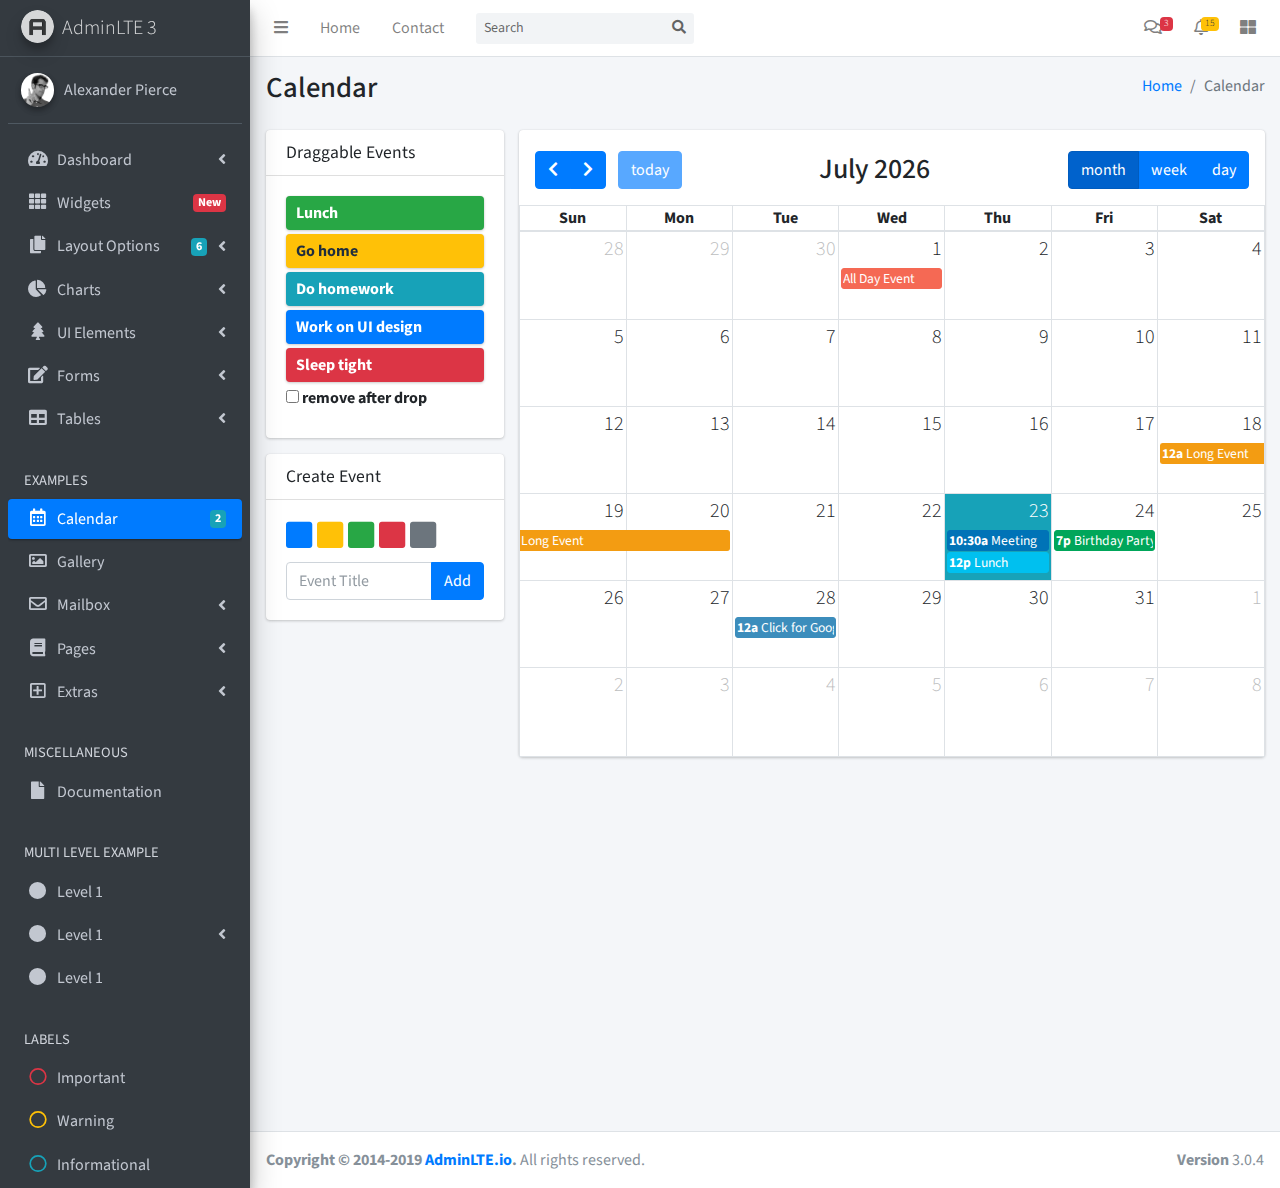
<file: statifiles/admin-lte/pages/calendar.html>
<!DOCTYPE html>
<html>
<head>
  <meta charset="utf-8">
  <meta http-equiv="X-UA-Compatible" content="IE=edge">
  <title>AdminLTE 3 | Calendar</title>
  <!-- Tell the browser to be responsive to screen width -->
  <meta name="viewport" content="width=device-width, initial-scale=1">
  <!-- Font Awesome -->
  <link rel="stylesheet" href="../plugins/fontawesome-free/css/all.min.css">
  <!-- Ionicons -->
  <link rel="stylesheet" href="https://code.ionicframework.com/ionicons/2.0.1/css/ionicons.min.css">
  <!-- fullCalendar -->
  <link rel="stylesheet" href="../plugins/fullcalendar/main.min.css">
  <link rel="stylesheet" href="../plugins/fullcalendar-daygrid/main.min.css">
  <link rel="stylesheet" href="../plugins/fullcalendar-timegrid/main.min.css">
  <link rel="stylesheet" href="../plugins/fullcalendar-bootstrap/main.min.css">
  <!-- Theme style -->
  <link rel="stylesheet" href="../dist/css/adminlte.min.css">
  <!-- Google Font: Source Sans Pro -->
  <link href="https://fonts.googleapis.com/css?family=Source+Sans+Pro:300,400,400i,700" rel="stylesheet">
</head>
<body class="hold-transition sidebar-mini">
<div class="wrapper">
  <!-- Navbar -->
  <nav class="main-header navbar navbar-expand navbar-white navbar-light">
    <!-- Left navbar links -->
    <ul class="navbar-nav">
      <li class="nav-item">
        <a class="nav-link" data-widget="pushmenu" href="#" role="button"><i class="fas fa-bars"></i></a>
      </li>
      <li class="nav-item d-none d-sm-inline-block">
        <a href="../index3.html" class="nav-link">Home</a>
      </li>
      <li class="nav-item d-none d-sm-inline-block">
        <a href="#" class="nav-link">Contact</a>
      </li>
    </ul>

    <!-- SEARCH FORM -->
    <form class="form-inline ml-3">
      <div class="input-group input-group-sm">
        <input class="form-control form-control-navbar" type="search" placeholder="Search" aria-label="Search">
        <div class="input-group-append">
          <button class="btn btn-navbar" type="submit">
            <i class="fas fa-search"></i>
          </button>
        </div>
      </div>
    </form>

    <!-- Right navbar links -->
    <ul class="navbar-nav ml-auto">
      <!-- Messages Dropdown Menu -->
      <li class="nav-item dropdown">
        <a class="nav-link" data-toggle="dropdown" href="#">
          <i class="far fa-comments"></i>
          <span class="badge badge-danger navbar-badge">3</span>
        </a>
        <div class="dropdown-menu dropdown-menu-lg dropdown-menu-right">
          <a href="#" class="dropdown-item">
            <!-- Message Start -->
            <div class="media">
              <img src="../dist/img/user1-128x128.jpg" alt="User Avatar" class="img-size-50 mr-3 img-circle">
              <div class="media-body">
                <h3 class="dropdown-item-title">
                  Brad Diesel
                  <span class="float-right text-sm text-danger"><i class="fas fa-star"></i></span>
                </h3>
                <p class="text-sm">Call me whenever you can...</p>
                <p class="text-sm text-muted"><i class="far fa-clock mr-1"></i> 4 Hours Ago</p>
              </div>
            </div>
            <!-- Message End -->
          </a>
          <div class="dropdown-divider"></div>
          <a href="#" class="dropdown-item">
            <!-- Message Start -->
            <div class="media">
              <img src="../dist/img/user8-128x128.jpg" alt="User Avatar" class="img-size-50 img-circle mr-3">
              <div class="media-body">
                <h3 class="dropdown-item-title">
                  John Pierce
                  <span class="float-right text-sm text-muted"><i class="fas fa-star"></i></span>
                </h3>
                <p class="text-sm">I got your message bro</p>
                <p class="text-sm text-muted"><i class="far fa-clock mr-1"></i> 4 Hours Ago</p>
              </div>
            </div>
            <!-- Message End -->
          </a>
          <div class="dropdown-divider"></div>
          <a href="#" class="dropdown-item">
            <!-- Message Start -->
            <div class="media">
              <img src="../dist/img/user3-128x128.jpg" alt="User Avatar" class="img-size-50 img-circle mr-3">
              <div class="media-body">
                <h3 class="dropdown-item-title">
                  Nora Silvester
                  <span class="float-right text-sm text-warning"><i class="fas fa-star"></i></span>
                </h3>
                <p class="text-sm">The subject goes here</p>
                <p class="text-sm text-muted"><i class="far fa-clock mr-1"></i> 4 Hours Ago</p>
              </div>
            </div>
            <!-- Message End -->
          </a>
          <div class="dropdown-divider"></div>
          <a href="#" class="dropdown-item dropdown-footer">See All Messages</a>
        </div>
      </li>
      <!-- Notifications Dropdown Menu -->
      <li class="nav-item dropdown">
        <a class="nav-link" data-toggle="dropdown" href="#">
          <i class="far fa-bell"></i>
          <span class="badge badge-warning navbar-badge">15</span>
        </a>
        <div class="dropdown-menu dropdown-menu-lg dropdown-menu-right">
          <span class="dropdown-item dropdown-header">15 Notifications</span>
          <div class="dropdown-divider"></div>
          <a href="#" class="dropdown-item">
            <i class="fas fa-envelope mr-2"></i> 4 new messages
            <span class="float-right text-muted text-sm">3 mins</span>
          </a>
          <div class="dropdown-divider"></div>
          <a href="#" class="dropdown-item">
            <i class="fas fa-users mr-2"></i> 8 friend requests
            <span class="float-right text-muted text-sm">12 hours</span>
          </a>
          <div class="dropdown-divider"></div>
          <a href="#" class="dropdown-item">
            <i class="fas fa-file mr-2"></i> 3 new reports
            <span class="float-right text-muted text-sm">2 days</span>
          </a>
          <div class="dropdown-divider"></div>
          <a href="#" class="dropdown-item dropdown-footer">See All Notifications</a>
        </div>
      </li>
      <li class="nav-item">
        <a class="nav-link" data-widget="control-sidebar" data-slide="true" href="#" role="button">
          <i class="fas fa-th-large"></i>
        </a>
      </li>
    </ul>
  </nav>
  <!-- /.navbar -->

  <!-- Main Sidebar Container -->
  <aside class="main-sidebar sidebar-dark-primary elevation-4">
    <!-- Brand Logo -->
    <a href="../index3.html" class="brand-link">
      <img src="../dist/img/AdminLTELogo.png"
           alt="AdminLTE Logo"
           class="brand-image img-circle elevation-3"
           style="opacity: .8">
      <span class="brand-text font-weight-light">AdminLTE 3</span>
    </a>

    <!-- Sidebar -->
    <div class="sidebar">
      <!-- Sidebar user panel (optional) -->
      <div class="user-panel mt-3 pb-3 mb-3 d-flex">
        <div class="image">
          <img src="../dist/img/user2-160x160.jpg" class="img-circle elevation-2" alt="User Image">
        </div>
        <div class="info">
          <a href="#" class="d-block">Alexander Pierce</a>
        </div>
      </div>

      <!-- Sidebar Menu -->
      <nav class="mt-2">
        <ul class="nav nav-pills nav-sidebar flex-column" data-widget="treeview" role="menu" data-accordion="false">
          <!-- Add icons to the links using the .nav-icon class
               with font-awesome or any other icon font library -->
          <li class="nav-item has-treeview">
            <a href="#" class="nav-link">
              <i class="nav-icon fas fa-tachometer-alt"></i>
              <p>
                Dashboard
                <i class="right fas fa-angle-left"></i>
              </p>
            </a>
            <ul class="nav nav-treeview">
              <li class="nav-item">
                <a href="../index.html" class="nav-link">
                  <i class="far fa-circle nav-icon"></i>
                  <p>Dashboard v1</p>
                </a>
              </li>
              <li class="nav-item">
                <a href="../index2.html" class="nav-link">
                  <i class="far fa-circle nav-icon"></i>
                  <p>Dashboard v2</p>
                </a>
              </li>
              <li class="nav-item">
                <a href="../index3.html" class="nav-link">
                  <i class="far fa-circle nav-icon"></i>
                  <p>Dashboard v3</p>
                </a>
              </li>
            </ul>
          </li>
          <li class="nav-item">
            <a href="widgets.html" class="nav-link">
              <i class="nav-icon fas fa-th"></i>
              <p>
                Widgets
                <span class="right badge badge-danger">New</span>
              </p>
            </a>
          </li>
          <li class="nav-item has-treeview">
            <a href="#" class="nav-link">
              <i class="nav-icon fas fa-copy"></i>
              <p>
                Layout Options
                <i class="fas fa-angle-left right"></i>
                <span class="badge badge-info right">6</span>
              </p>
            </a>
            <ul class="nav nav-treeview">
              <li class="nav-item">
                <a href="layout/top-nav.html" class="nav-link">
                  <i class="far fa-circle nav-icon"></i>
                  <p>Top Navigation</p>
                </a>
              </li>
              <li class="nav-item">
                <a href="layout/top-nav-sidebar.html" class="nav-link">
                  <i class="far fa-circle nav-icon"></i>
                  <p>Top Navigation + Sidebar</p>
                </a>
              </li>
              <li class="nav-item">
                <a href="layout/boxed.html" class="nav-link">
                  <i class="far fa-circle nav-icon"></i>
                  <p>Boxed</p>
                </a>
              </li>
              <li class="nav-item">
                <a href="layout/fixed-sidebar.html" class="nav-link">
                  <i class="far fa-circle nav-icon"></i>
                  <p>Fixed Sidebar</p>
                </a>
              </li>
              <li class="nav-item">
                <a href="layout/fixed-topnav.html" class="nav-link">
                  <i class="far fa-circle nav-icon"></i>
                  <p>Fixed Navbar</p>
                </a>
              </li>
              <li class="nav-item">
                <a href="layout/fixed-footer.html" class="nav-link">
                  <i class="far fa-circle nav-icon"></i>
                  <p>Fixed Footer</p>
                </a>
              </li>
              <li class="nav-item">
                <a href="layout/collapsed-sidebar.html" class="nav-link">
                  <i class="far fa-circle nav-icon"></i>
                  <p>Collapsed Sidebar</p>
                </a>
              </li>
            </ul>
          </li>
          <li class="nav-item has-treeview">
            <a href="#" class="nav-link">
              <i class="nav-icon fas fa-chart-pie"></i>
              <p>
                Charts
                <i class="right fas fa-angle-left"></i>
              </p>
            </a>
            <ul class="nav nav-treeview">
              <li class="nav-item">
                <a href="charts/chartjs.html" class="nav-link">
                  <i class="far fa-circle nav-icon"></i>
                  <p>ChartJS</p>
                </a>
              </li>
              <li class="nav-item">
                <a href="charts/flot.html" class="nav-link">
                  <i class="far fa-circle nav-icon"></i>
                  <p>Flot</p>
                </a>
              </li>
              <li class="nav-item">
                <a href="charts/inline.html" class="nav-link">
                  <i class="far fa-circle nav-icon"></i>
                  <p>Inline</p>
                </a>
              </li>
            </ul>
          </li>
          <li class="nav-item has-treeview">
            <a href="#" class="nav-link">
              <i class="nav-icon fas fa-tree"></i>
              <p>
                UI Elements
                <i class="fas fa-angle-left right"></i>
              </p>
            </a>
            <ul class="nav nav-treeview">
              <li class="nav-item">
                <a href="UI/general.html" class="nav-link">
                  <i class="far fa-circle nav-icon"></i>
                  <p>General</p>
                </a>
              </li>
              <li class="nav-item">
                <a href="UI/icons.html" class="nav-link">
                  <i class="far fa-circle nav-icon"></i>
                  <p>Icons</p>
                </a>
              </li>
              <li class="nav-item">
                <a href="UI/buttons.html" class="nav-link">
                  <i class="far fa-circle nav-icon"></i>
                  <p>Buttons</p>
                </a>
              </li>
              <li class="nav-item">
                <a href="UI/sliders.html" class="nav-link">
                  <i class="far fa-circle nav-icon"></i>
                  <p>Sliders</p>
                </a>
              </li>
              <li class="nav-item">
                <a href="UI/modals.html" class="nav-link">
                  <i class="far fa-circle nav-icon"></i>
                  <p>Modals & Alerts</p>
                </a>
              </li>
              <li class="nav-item">
                <a href="UI/navbar.html" class="nav-link">
                  <i class="far fa-circle nav-icon"></i>
                  <p>Navbar & Tabs</p>
                </a>
              </li>
              <li class="nav-item">
                <a href="UI/timeline.html" class="nav-link">
                  <i class="far fa-circle nav-icon"></i>
                  <p>Timeline</p>
                </a>
              </li>
              <li class="nav-item">
                <a href="UI/ribbons.html" class="nav-link">
                  <i class="far fa-circle nav-icon"></i>
                  <p>Ribbons</p>
                </a>
              </li>
            </ul>
          </li>
          <li class="nav-item has-treeview">
            <a href="#" class="nav-link">
              <i class="nav-icon fas fa-edit"></i>
              <p>
                Forms
                <i class="fas fa-angle-left right"></i>
              </p>
            </a>
            <ul class="nav nav-treeview">
              <li class="nav-item">
                <a href="forms/general.html" class="nav-link">
                  <i class="far fa-circle nav-icon"></i>
                  <p>General Elements</p>
                </a>
              </li>
              <li class="nav-item">
                <a href="forms/advanced.html" class="nav-link">
                  <i class="far fa-circle nav-icon"></i>
                  <p>Advanced Elements</p>
                </a>
              </li>
              <li class="nav-item">
                <a href="forms/editors.html" class="nav-link">
                  <i class="far fa-circle nav-icon"></i>
                  <p>Editors</p>
                </a>
              </li>
              <li class="nav-item">
                <a href="forms/validation.html" class="nav-link">
                  <i class="far fa-circle nav-icon"></i>
                  <p>Validation</p>
                </a>
              </li>
            </ul>
          </li>
          <li class="nav-item has-treeview">
            <a href="#" class="nav-link">
              <i class="nav-icon fas fa-table"></i>
              <p>
                Tables
                <i class="fas fa-angle-left right"></i>
              </p>
            </a>
            <ul class="nav nav-treeview">
              <li class="nav-item">
                <a href="tables/simple.html" class="nav-link">
                  <i class="far fa-circle nav-icon"></i>
                  <p>Simple Tables</p>
                </a>
              </li>
              <li class="nav-item">
                <a href="tables/data.html" class="nav-link">
                  <i class="far fa-circle nav-icon"></i>
                  <p>DataTables</p>
                </a>
              </li>
              <li class="nav-item">
                <a href="tables/jsgrid.html" class="nav-link">
                  <i class="far fa-circle nav-icon"></i>
                  <p>jsGrid</p>
                </a>
              </li>
            </ul>
          </li>
          <li class="nav-header">EXAMPLES</li>
          <li class="nav-item">
            <a href="calendar.html" class="nav-link active">
              <i class="nav-icon far fa-calendar-alt"></i>
              <p>
                Calendar
                <span class="badge badge-info right">2</span>
              </p>
            </a>
          </li>
          <li class="nav-item">
            <a href="gallery.html" class="nav-link">
              <i class="nav-icon far fa-image"></i>
              <p>
                Gallery
              </p>
            </a>
          </li>
          <li class="nav-item has-treeview">
            <a href="#" class="nav-link">
              <i class="nav-icon far fa-envelope"></i>
              <p>
                Mailbox
                <i class="fas fa-angle-left right"></i>
              </p>
            </a>
            <ul class="nav nav-treeview">
              <li class="nav-item">
                <a href="mailbox/mailbox.html" class="nav-link">
                  <i class="far fa-circle nav-icon"></i>
                  <p>Inbox</p>
                </a>
              </li>
              <li class="nav-item">
                <a href="mailbox/compose.html" class="nav-link">
                  <i class="far fa-circle nav-icon"></i>
                  <p>Compose</p>
                </a>
              </li>
              <li class="nav-item">
                <a href="mailbox/read-mail.html" class="nav-link">
                  <i class="far fa-circle nav-icon"></i>
                  <p>Read</p>
                </a>
              </li>
            </ul>
          </li>
          <li class="nav-item has-treeview">
            <a href="#" class="nav-link">
              <i class="nav-icon fas fa-book"></i>
              <p>
                Pages
                <i class="fas fa-angle-left right"></i>
              </p>
            </a>
            <ul class="nav nav-treeview">
              <li class="nav-item">
                <a href="examples/invoice.html" class="nav-link">
                  <i class="far fa-circle nav-icon"></i>
                  <p>Invoice</p>
                </a>
              </li>
              <li class="nav-item">
                <a href="examples/profile.html" class="nav-link">
                  <i class="far fa-circle nav-icon"></i>
                  <p>Profile</p>
                </a>
              </li>
              <li class="nav-item">
                <a href="examples/e-commerce.html" class="nav-link">
                  <i class="far fa-circle nav-icon"></i>
                  <p>E-commerce</p>
                </a>
              </li>
              <li class="nav-item">
                <a href="examples/projects.html" class="nav-link">
                  <i class="far fa-circle nav-icon"></i>
                  <p>Projects</p>
                </a>
              </li>
              <li class="nav-item">
                <a href="examples/project-add.html" class="nav-link">
                  <i class="far fa-circle nav-icon"></i>
                  <p>Project Add</p>
                </a>
              </li>
              <li class="nav-item">
                <a href="examples/project-edit.html" class="nav-link">
                  <i class="far fa-circle nav-icon"></i>
                  <p>Project Edit</p>
                </a>
              </li>
              <li class="nav-item">
                <a href="examples/project-detail.html" class="nav-link">
                  <i class="far fa-circle nav-icon"></i>
                  <p>Project Detail</p>
                </a>
              </li>
              <li class="nav-item">
                <a href="examples/contacts.html" class="nav-link">
                  <i class="far fa-circle nav-icon"></i>
                  <p>Contacts</p>
                </a>
              </li>
            </ul>
          </li>
          <li class="nav-item has-treeview">
            <a href="#" class="nav-link">
              <i class="nav-icon far fa-plus-square"></i>
              <p>
                Extras
                <i class="fas fa-angle-left right"></i>
              </p>
            </a>
            <ul class="nav nav-treeview">
              <li class="nav-item">
                <a href="examples/login.html" class="nav-link">
                  <i class="far fa-circle nav-icon"></i>
                  <p>Login</p>
                </a>
              </li>
              <li class="nav-item">
                <a href="examples/register.html" class="nav-link">
                  <i class="far fa-circle nav-icon"></i>
                  <p>Register</p>
                </a>
              </li>
              <li class="nav-item">
                <a href="examples/forgot-password.html" class="nav-link">
                  <i class="far fa-circle nav-icon"></i>
                  <p>Forgot Password</p>
                </a>
              </li>
              <li class="nav-item">
                <a href="examples/recover-password.html" class="nav-link">
                  <i class="far fa-circle nav-icon"></i>
                  <p>Recover Password</p>
                </a>
              </li>
              <li class="nav-item">
                <a href="examples/lockscreen.html" class="nav-link">
                  <i class="far fa-circle nav-icon"></i>
                  <p>Lockscreen</p>
                </a>
              </li>
              <li class="nav-item">
                <a href="examples/legacy-user-menu.html" class="nav-link">
                  <i class="far fa-circle nav-icon"></i>
                  <p>Legacy User Menu</p>
                </a>
              </li>
              <li class="nav-item">
                <a href="examples/language-menu.html" class="nav-link">
                  <i class="far fa-circle nav-icon"></i>
                  <p>Language Menu</p>
                </a>
              </li>
              <li class="nav-item">
                <a href="examples/404.html" class="nav-link">
                  <i class="far fa-circle nav-icon"></i>
                  <p>Error 404</p>
                </a>
              </li>
              <li class="nav-item">
                <a href="examples/500.html" class="nav-link">
                  <i class="far fa-circle nav-icon"></i>
                  <p>Error 500</p>
                </a>
              </li>
              <li class="nav-item">
                <a href="examples/pace.html" class="nav-link">
                  <i class="far fa-circle nav-icon"></i>
                  <p>Pace</p>
                </a>
              </li>
              <li class="nav-item">
                <a href="examples/blank.html" class="nav-link">
                  <i class="far fa-circle nav-icon"></i>
                  <p>Blank Page</p>
                </a>
              </li>
              <li class="nav-item">
                <a href="../starter.html" class="nav-link">
                  <i class="far fa-circle nav-icon"></i>
                  <p>Starter Page</p>
                </a>
              </li>
            </ul>
          </li>
          <li class="nav-header">MISCELLANEOUS</li>
          <li class="nav-item">
            <a href="https://adminlte.io/docs/3.0" class="nav-link">
              <i class="nav-icon fas fa-file"></i>
              <p>Documentation</p>
            </a>
          </li>
          <li class="nav-header">MULTI LEVEL EXAMPLE</li>
          <li class="nav-item">
            <a href="#" class="nav-link">
              <i class="fas fa-circle nav-icon"></i>
              <p>Level 1</p>
            </a>
          </li>
          <li class="nav-item has-treeview">
            <a href="#" class="nav-link">
              <i class="nav-icon fas fa-circle"></i>
              <p>
                Level 1
                <i class="right fas fa-angle-left"></i>
              </p>
            </a>
            <ul class="nav nav-treeview">
              <li class="nav-item">
                <a href="#" class="nav-link">
                  <i class="far fa-circle nav-icon"></i>
                  <p>Level 2</p>
                </a>
              </li>
              <li class="nav-item has-treeview">
                <a href="#" class="nav-link">
                  <i class="far fa-circle nav-icon"></i>
                  <p>
                    Level 2
                    <i class="right fas fa-angle-left"></i>
                  </p>
                </a>
                <ul class="nav nav-treeview">
                  <li class="nav-item">
                    <a href="#" class="nav-link">
                      <i class="far fa-dot-circle nav-icon"></i>
                      <p>Level 3</p>
                    </a>
                  </li>
                  <li class="nav-item">
                    <a href="#" class="nav-link">
                      <i class="far fa-dot-circle nav-icon"></i>
                      <p>Level 3</p>
                    </a>
                  </li>
                  <li class="nav-item">
                    <a href="#" class="nav-link">
                      <i class="far fa-dot-circle nav-icon"></i>
                      <p>Level 3</p>
                    </a>
                  </li>
                </ul>
              </li>
              <li class="nav-item">
                <a href="#" class="nav-link">
                  <i class="far fa-circle nav-icon"></i>
                  <p>Level 2</p>
                </a>
              </li>
            </ul>
          </li>
          <li class="nav-item">
            <a href="#" class="nav-link">
              <i class="fas fa-circle nav-icon"></i>
              <p>Level 1</p>
            </a>
          </li>
          <li class="nav-header">LABELS</li>
          <li class="nav-item">
            <a href="#" class="nav-link">
              <i class="nav-icon far fa-circle text-danger"></i>
              <p class="text">Important</p>
            </a>
          </li>
          <li class="nav-item">
            <a href="#" class="nav-link">
              <i class="nav-icon far fa-circle text-warning"></i>
              <p>Warning</p>
            </a>
          </li>
          <li class="nav-item">
            <a href="#" class="nav-link">
              <i class="nav-icon far fa-circle text-info"></i>
              <p>Informational</p>
            </a>
          </li>
        </ul>
      </nav>
      <!-- /.sidebar-menu -->
    </div>
    <!-- /.sidebar -->
  </aside>

  <!-- Content Wrapper. Contains page content -->
  <div class="content-wrapper">
    <!-- Content Header (Page header) -->
    <section class="content-header">
      <div class="container-fluid">
        <div class="row mb-2">
          <div class="col-sm-6">
            <h1>Calendar</h1>
          </div>
          <div class="col-sm-6">
            <ol class="breadcrumb float-sm-right">
              <li class="breadcrumb-item"><a href="#">Home</a></li>
              <li class="breadcrumb-item active">Calendar</li>
            </ol>
          </div>
        </div>
      </div><!-- /.container-fluid -->
    </section>

    <!-- Main content -->
    <section class="content">
      <div class="container-fluid">
        <div class="row">
          <div class="col-md-3">
            <div class="sticky-top mb-3">
              <div class="card">
                <div class="card-header">
                  <h4 class="card-title">Draggable Events</h4>
                </div>
                <div class="card-body">
                  <!-- the events -->
                  <div id="external-events">
                    <div class="external-event bg-success">Lunch</div>
                    <div class="external-event bg-warning">Go home</div>
                    <div class="external-event bg-info">Do homework</div>
                    <div class="external-event bg-primary">Work on UI design</div>
                    <div class="external-event bg-danger">Sleep tight</div>
                    <div class="checkbox">
                      <label for="drop-remove">
                        <input type="checkbox" id="drop-remove">
                        remove after drop
                      </label>
                    </div>
                  </div>
                </div>
                <!-- /.card-body -->
              </div>
              <!-- /.card -->
              <div class="card">
                <div class="card-header">
                  <h3 class="card-title">Create Event</h3>
                </div>
                <div class="card-body">
                  <div class="btn-group" style="width: 100%; margin-bottom: 10px;">
                    <!--<button type="button" id="color-chooser-btn" class="btn btn-info btn-block dropdown-toggle" data-toggle="dropdown">Color <span class="caret"></span></button>-->
                    <ul class="fc-color-picker" id="color-chooser">
                      <li><a class="text-primary" href="#"><i class="fas fa-square"></i></a></li>
                      <li><a class="text-warning" href="#"><i class="fas fa-square"></i></a></li>
                      <li><a class="text-success" href="#"><i class="fas fa-square"></i></a></li>
                      <li><a class="text-danger" href="#"><i class="fas fa-square"></i></a></li>
                      <li><a class="text-muted" href="#"><i class="fas fa-square"></i></a></li>
                    </ul>
                  </div>
                  <!-- /btn-group -->
                  <div class="input-group">
                    <input id="new-event" type="text" class="form-control" placeholder="Event Title">

                    <div class="input-group-append">
                      <button id="add-new-event" type="button" class="btn btn-primary">Add</button>
                    </div>
                    <!-- /btn-group -->
                  </div>
                  <!-- /input-group -->
                </div>
              </div>
            </div>
          </div>
          <!-- /.col -->
          <div class="col-md-9">
            <div class="card card-primary">
              <div class="card-body p-0">
                <!-- THE CALENDAR -->
                <div id="calendar"></div>
              </div>
              <!-- /.card-body -->
            </div>
            <!-- /.card -->
          </div>
          <!-- /.col -->
        </div>
        <!-- /.row -->
      </div><!-- /.container-fluid -->
    </section>
    <!-- /.content -->
  </div>
  <!-- /.content-wrapper -->

  <footer class="main-footer">
    <div class="float-right d-none d-sm-block">
      <b>Version</b> 3.0.4
    </div>
    <strong>Copyright &copy; 2014-2019 <a href="http://adminlte.io">AdminLTE.io</a>.</strong> All rights
    reserved.
  </footer>

  <!-- Control Sidebar -->
  <aside class="control-sidebar control-sidebar-dark">
    <!-- Control sidebar content goes here -->
  </aside>
  <!-- /.control-sidebar -->
</div>
<!-- ./wrapper -->

<!-- jQuery -->
<script src="../plugins/jquery/jquery.min.js"></script>
<!-- Bootstrap -->
<script src="../plugins/bootstrap/js/bootstrap.bundle.min.js"></script>
<!-- jQuery UI -->
<script src="../plugins/jquery-ui/jquery-ui.min.js"></script>
<!-- AdminLTE App -->
<script src="../dist/js/adminlte.min.js"></script>
<!-- AdminLTE for demo purposes -->
<script src="../dist/js/demo.js"></script>
<!-- fullCalendar 2.2.5 -->
<script src="../plugins/moment/moment.min.js"></script>
<script src="../plugins/fullcalendar/main.min.js"></script>
<script src="../plugins/fullcalendar-daygrid/main.min.js"></script>
<script src="../plugins/fullcalendar-timegrid/main.min.js"></script>
<script src="../plugins/fullcalendar-interaction/main.min.js"></script>
<script src="../plugins/fullcalendar-bootstrap/main.min.js"></script>
<!-- Page specific script -->
<script>
  $(function () {

    /* initialize the external events
     -----------------------------------------------------------------*/
    function ini_events(ele) {
      ele.each(function () {

        // create an Event Object (http://arshaw.com/fullcalendar/docs/event_data/Event_Object/)
        // it doesn't need to have a start or end
        var eventObject = {
          title: $.trim($(this).text()) // use the element's text as the event title
        }

        // store the Event Object in the DOM element so we can get to it later
        $(this).data('eventObject', eventObject)

        // make the event draggable using jQuery UI
        $(this).draggable({
          zIndex        : 1070,
          revert        : true, // will cause the event to go back to its
          revertDuration: 0  //  original position after the drag
        })

      })
    }

    ini_events($('#external-events div.external-event'))

    /* initialize the calendar
     -----------------------------------------------------------------*/
    //Date for the calendar events (dummy data)
    var date = new Date()
    var d    = date.getDate(),
        m    = date.getMonth(),
        y    = date.getFullYear()

    var Calendar = FullCalendar.Calendar;
    var Draggable = FullCalendarInteraction.Draggable;

    var containerEl = document.getElementById('external-events');
    var checkbox = document.getElementById('drop-remove');
    var calendarEl = document.getElementById('calendar');

    // initialize the external events
    // -----------------------------------------------------------------

    new Draggable(containerEl, {
      itemSelector: '.external-event',
      eventData: function(eventEl) {
        console.log(eventEl);
        return {
          title: eventEl.innerText,
          backgroundColor: window.getComputedStyle( eventEl ,null).getPropertyValue('background-color'),
          borderColor: window.getComputedStyle( eventEl ,null).getPropertyValue('background-color'),
          textColor: window.getComputedStyle( eventEl ,null).getPropertyValue('color'),
        };
      }
    });

    var calendar = new Calendar(calendarEl, {
      plugins: [ 'bootstrap', 'interaction', 'dayGrid', 'timeGrid' ],
      header    : {
        left  : 'prev,next today',
        center: 'title',
        right : 'dayGridMonth,timeGridWeek,timeGridDay'
      },
      'themeSystem': 'bootstrap',
      //Random default events
      events    : [
        {
          title          : 'All Day Event',
          start          : new Date(y, m, 1),
          backgroundColor: '#f56954', //red
          borderColor    : '#f56954', //red
          allDay         : true
        },
        {
          title          : 'Long Event',
          start          : new Date(y, m, d - 5),
          end            : new Date(y, m, d - 2),
          backgroundColor: '#f39c12', //yellow
          borderColor    : '#f39c12' //yellow
        },
        {
          title          : 'Meeting',
          start          : new Date(y, m, d, 10, 30),
          allDay         : false,
          backgroundColor: '#0073b7', //Blue
          borderColor    : '#0073b7' //Blue
        },
        {
          title          : 'Lunch',
          start          : new Date(y, m, d, 12, 0),
          end            : new Date(y, m, d, 14, 0),
          allDay         : false,
          backgroundColor: '#00c0ef', //Info (aqua)
          borderColor    : '#00c0ef' //Info (aqua)
        },
        {
          title          : 'Birthday Party',
          start          : new Date(y, m, d + 1, 19, 0),
          end            : new Date(y, m, d + 1, 22, 30),
          allDay         : false,
          backgroundColor: '#00a65a', //Success (green)
          borderColor    : '#00a65a' //Success (green)
        },
        {
          title          : 'Click for Google',
          start          : new Date(y, m, 28),
          end            : new Date(y, m, 29),
          url            : 'http://google.com/',
          backgroundColor: '#3c8dbc', //Primary (light-blue)
          borderColor    : '#3c8dbc' //Primary (light-blue)
        }
      ],
      editable  : true,
      droppable : true, // this allows things to be dropped onto the calendar !!!
      drop      : function(info) {
        // is the "remove after drop" checkbox checked?
        if (checkbox.checked) {
          // if so, remove the element from the "Draggable Events" list
          info.draggedEl.parentNode.removeChild(info.draggedEl);
        }
      }    
    });

    calendar.render();
    // $('#calendar').fullCalendar()

    /* ADDING EVENTS */
    var currColor = '#3c8dbc' //Red by default
    //Color chooser button
    var colorChooser = $('#color-chooser-btn')
    $('#color-chooser > li > a').click(function (e) {
      e.preventDefault()
      //Save color
      currColor = $(this).css('color')
      //Add color effect to button
      $('#add-new-event').css({
        'background-color': currColor,
        'border-color'    : currColor
      })
    })
    $('#add-new-event').click(function (e) {
      e.preventDefault()
      //Get value and make sure it is not null
      var val = $('#new-event').val()
      if (val.length == 0) {
        return
      }

      //Create events
      var event = $('<div />')
      event.css({
        'background-color': currColor,
        'border-color'    : currColor,
        'color'           : '#fff'
      }).addClass('external-event')
      event.html(val)
      $('#external-events').prepend(event)

      //Add draggable funtionality
      ini_events(event)

      //Remove event from text input
      $('#new-event').val('')
    })
  })
</script>
</body>
</html>
</file>
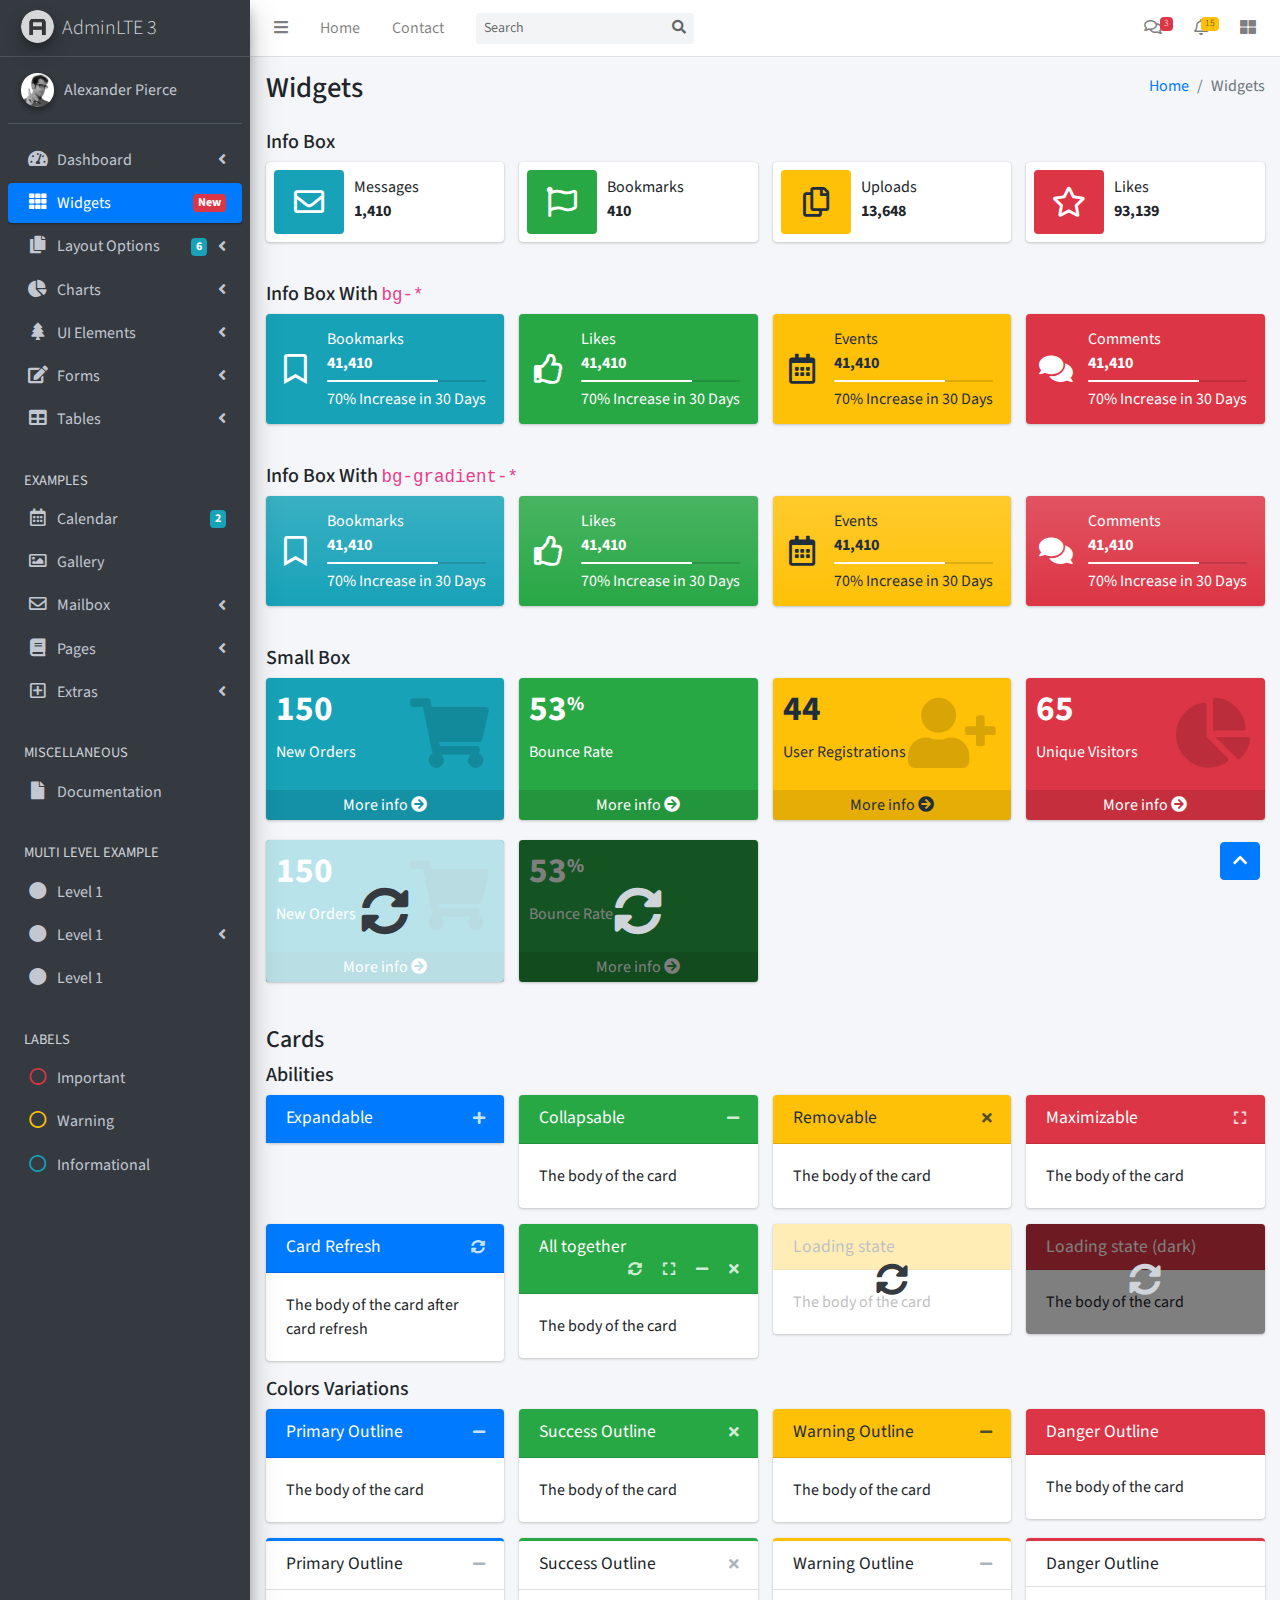
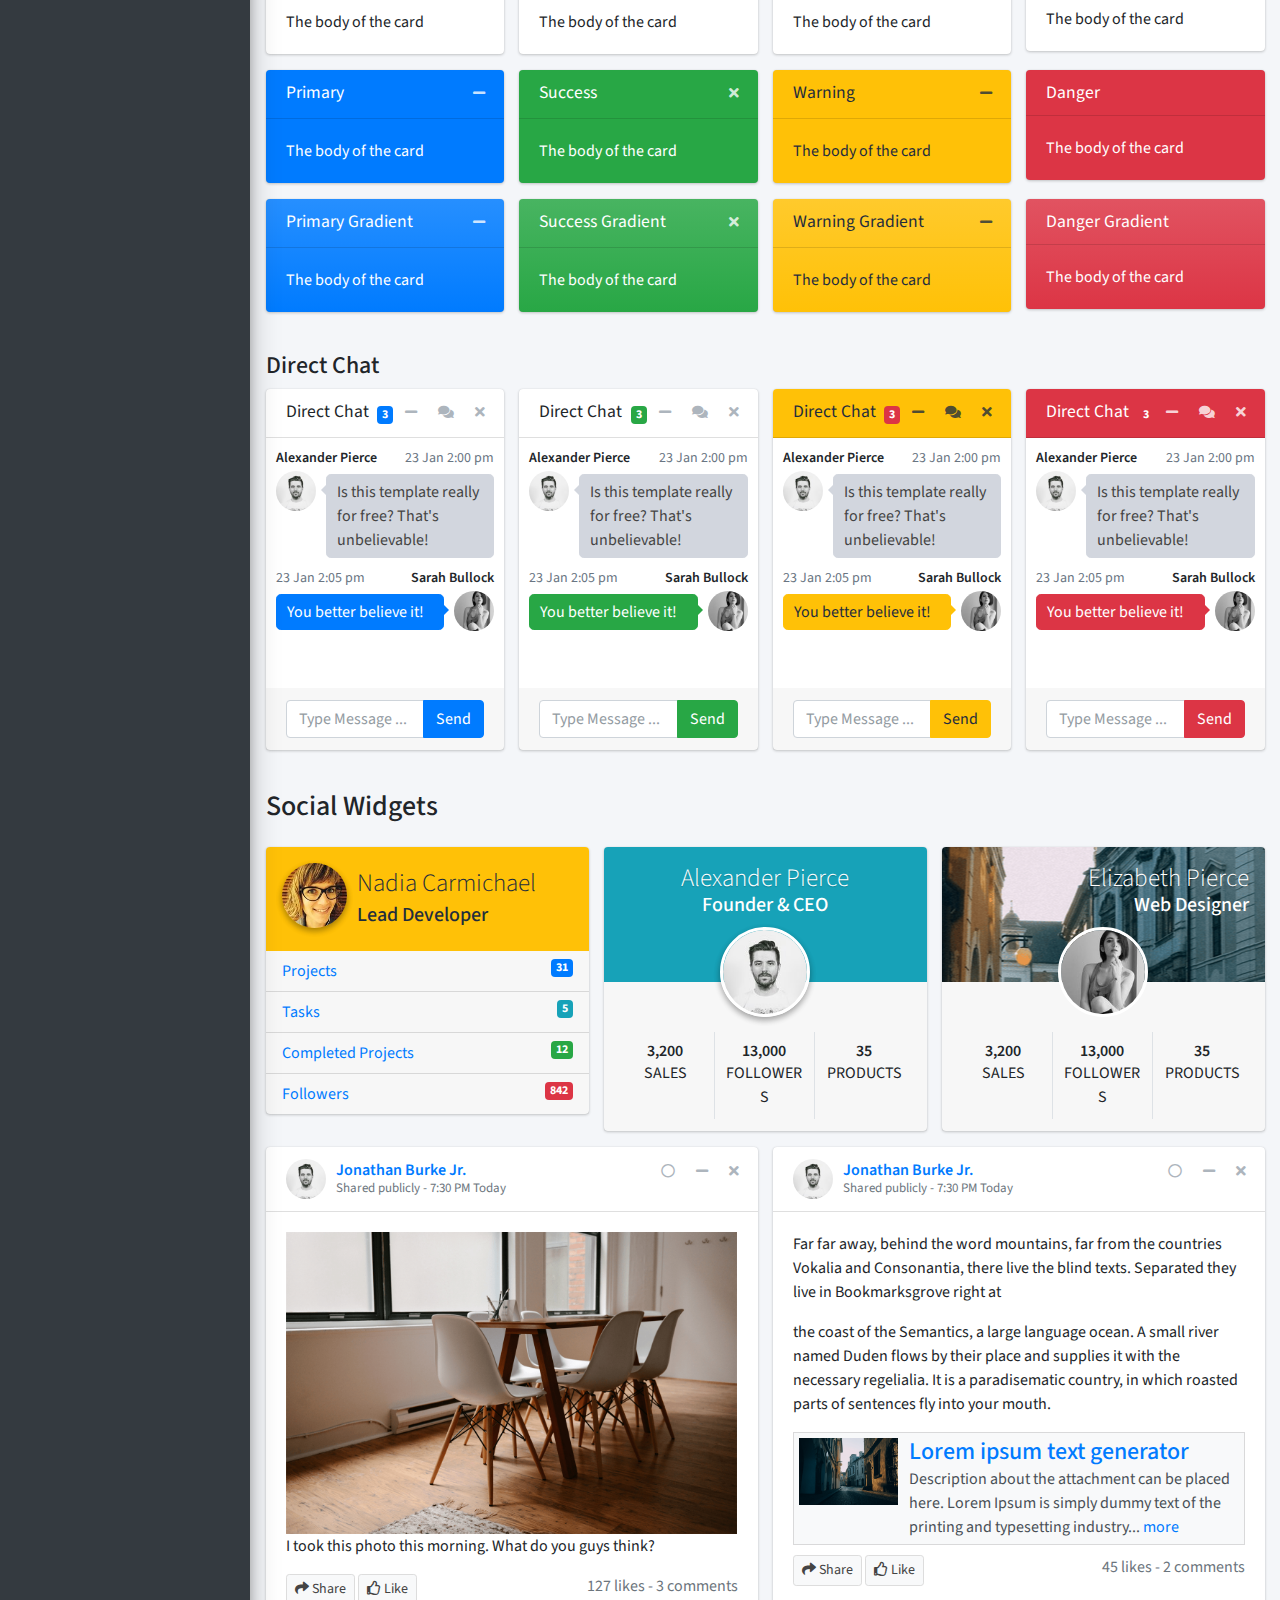
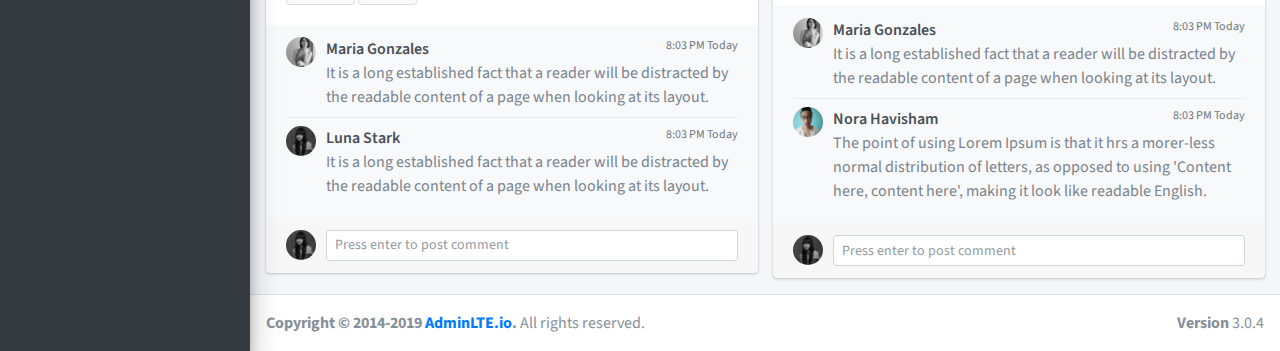
<file: statifiles/admin-lte/pages/widgets.html>
<!DOCTYPE html>
<html>
<head>
  <meta charset="utf-8">
  <meta http-equiv="X-UA-Compatible" content="IE=edge">
  <title>AdminLTE 3 | Widgets</title>
  <!-- Tell the browser to be responsive to screen width -->
  <meta name="viewport" content="width=device-width, initial-scale=1">
  <!-- Font Awesome -->
  <link rel="stylesheet" href="../plugins/fontawesome-free/css/all.min.css">
  <!-- Ionicons -->
  <link rel="stylesheet" href="https://code.ionicframework.com/ionicons/2.0.1/css/ionicons.min.css">
  <!-- Theme style -->
  <link rel="stylesheet" href="../dist/css/adminlte.min.css">
  <!-- Google Font: Source Sans Pro -->
  <link href="https://fonts.googleapis.com/css?family=Source+Sans+Pro:300,400,400i,700" rel="stylesheet">
</head>
<body class="hold-transition sidebar-mini">
<div class="wrapper">
  <!-- Navbar -->
  <nav class="main-header navbar navbar-expand navbar-white navbar-light">
    <!-- Left navbar links -->
    <ul class="navbar-nav">
      <li class="nav-item">
        <a class="nav-link" data-widget="pushmenu" href="#" role="button"><i class="fas fa-bars"></i></a>
      </li>
      <li class="nav-item d-none d-sm-inline-block">
        <a href="../index3.html" class="nav-link">Home</a>
      </li>
      <li class="nav-item d-none d-sm-inline-block">
        <a href="#" class="nav-link">Contact</a>
      </li>
    </ul>

    <!-- SEARCH FORM -->
    <form class="form-inline ml-3">
      <div class="input-group input-group-sm">
        <input class="form-control form-control-navbar" type="search" placeholder="Search" aria-label="Search">
        <div class="input-group-append">
          <button class="btn btn-navbar" type="submit">
            <i class="fas fa-search"></i>
          </button>
        </div>
      </div>
    </form>

    <!-- Right navbar links -->
    <ul class="navbar-nav ml-auto">
      <!-- Messages Dropdown Menu -->
      <li class="nav-item dropdown">
        <a class="nav-link" data-toggle="dropdown" href="#">
          <i class="far fa-comments"></i>
          <span class="badge badge-danger navbar-badge">3</span>
        </a>
        <div class="dropdown-menu dropdown-menu-lg dropdown-menu-right">
          <a href="#" class="dropdown-item">
            <!-- Message Start -->
            <div class="media">
              <img src="../dist/img/user1-128x128.jpg" alt="User Avatar" class="img-size-50 mr-3 img-circle">
              <div class="media-body">
                <h3 class="dropdown-item-title">
                  Brad Diesel
                  <span class="float-right text-sm text-danger"><i class="fas fa-star"></i></span>
                </h3>
                <p class="text-sm">Call me whenever you can...</p>
                <p class="text-sm text-muted"><i class="far fa-clock mr-1"></i> 4 Hours Ago</p>
              </div>
            </div>
            <!-- Message End -->
          </a>
          <div class="dropdown-divider"></div>
          <a href="#" class="dropdown-item">
            <!-- Message Start -->
            <div class="media">
              <img src="../dist/img/user8-128x128.jpg" alt="User Avatar" class="img-size-50 img-circle mr-3">
              <div class="media-body">
                <h3 class="dropdown-item-title">
                  John Pierce
                  <span class="float-right text-sm text-muted"><i class="fas fa-star"></i></span>
                </h3>
                <p class="text-sm">I got your message bro</p>
                <p class="text-sm text-muted"><i class="far fa-clock mr-1"></i> 4 Hours Ago</p>
              </div>
            </div>
            <!-- Message End -->
          </a>
          <div class="dropdown-divider"></div>
          <a href="#" class="dropdown-item">
            <!-- Message Start -->
            <div class="media">
              <img src="../dist/img/user3-128x128.jpg" alt="User Avatar" class="img-size-50 img-circle mr-3">
              <div class="media-body">
                <h3 class="dropdown-item-title">
                  Nora Silvester
                  <span class="float-right text-sm text-warning"><i class="fas fa-star"></i></span>
                </h3>
                <p class="text-sm">The subject goes here</p>
                <p class="text-sm text-muted"><i class="far fa-clock mr-1"></i> 4 Hours Ago</p>
              </div>
            </div>
            <!-- Message End -->
          </a>
          <div class="dropdown-divider"></div>
          <a href="#" class="dropdown-item dropdown-footer">See All Messages</a>
        </div>
      </li>
      <!-- Notifications Dropdown Menu -->
      <li class="nav-item dropdown">
        <a class="nav-link" data-toggle="dropdown" href="#">
          <i class="far fa-bell"></i>
          <span class="badge badge-warning navbar-badge">15</span>
        </a>
        <div class="dropdown-menu dropdown-menu-lg dropdown-menu-right">
          <span class="dropdown-item dropdown-header">15 Notifications</span>
          <div class="dropdown-divider"></div>
          <a href="#" class="dropdown-item">
            <i class="fas fa-envelope mr-2"></i> 4 new messages
            <span class="float-right text-muted text-sm">3 mins</span>
          </a>
          <div class="dropdown-divider"></div>
          <a href="#" class="dropdown-item">
            <i class="fas fa-users mr-2"></i> 8 friend requests
            <span class="float-right text-muted text-sm">12 hours</span>
          </a>
          <div class="dropdown-divider"></div>
          <a href="#" class="dropdown-item">
            <i class="fas fa-file mr-2"></i> 3 new reports
            <span class="float-right text-muted text-sm">2 days</span>
          </a>
          <div class="dropdown-divider"></div>
          <a href="#" class="dropdown-item dropdown-footer">See All Notifications</a>
        </div>
      </li>
      <li class="nav-item">
        <a class="nav-link" data-widget="control-sidebar" data-slide="true" href="#" role="button">
          <i class="fas fa-th-large"></i>
        </a>
      </li>
    </ul>
  </nav>
  <!-- /.navbar -->

  <!-- Main Sidebar Container -->
  <aside class="main-sidebar sidebar-dark-primary elevation-4">
    <!-- Brand Logo -->
    <a href="../index3.html" class="brand-link">
      <img src="../dist/img/AdminLTELogo.png"
           alt="AdminLTE Logo"
           class="brand-image img-circle elevation-3"
           style="opacity: .8">
      <span class="brand-text font-weight-light">AdminLTE 3</span>
    </a>

    <!-- Sidebar -->
    <div class="sidebar">
      <!-- Sidebar user panel (optional) -->
      <div class="user-panel mt-3 pb-3 mb-3 d-flex">
        <div class="image">
          <img src="../dist/img/user2-160x160.jpg" class="img-circle elevation-2" alt="User Image">
        </div>
        <div class="info">
          <a href="#" class="d-block">Alexander Pierce</a>
        </div>
      </div>

      <!-- Sidebar Menu -->
      <nav class="mt-2">
        <ul class="nav nav-pills nav-sidebar flex-column" data-widget="treeview" role="menu" data-accordion="false">
          <!-- Add icons to the links using the .nav-icon class
               with font-awesome or any other icon font library -->
          <li class="nav-item has-treeview">
            <a href="#" class="nav-link">
              <i class="nav-icon fas fa-tachometer-alt"></i>
              <p>
                Dashboard
                <i class="right fas fa-angle-left"></i>
              </p>
            </a>
            <ul class="nav nav-treeview">
              <li class="nav-item">
                <a href="../index.html" class="nav-link">
                  <i class="far fa-circle nav-icon"></i>
                  <p>Dashboard v1</p>
                </a>
              </li>
              <li class="nav-item">
                <a href="../index2.html" class="nav-link">
                  <i class="far fa-circle nav-icon"></i>
                  <p>Dashboard v2</p>
                </a>
              </li>
              <li class="nav-item">
                <a href="../index3.html" class="nav-link">
                  <i class="far fa-circle nav-icon"></i>
                  <p>Dashboard v3</p>
                </a>
              </li>
            </ul>
          </li>
          <li class="nav-item">
            <a href="widgets.html" class="nav-link active">
              <i class="nav-icon fas fa-th"></i>
              <p>
                Widgets
                <span class="right badge badge-danger">New</span>
              </p>
            </a>
          </li>
          <li class="nav-item has-treeview">
            <a href="#" class="nav-link">
              <i class="nav-icon fas fa-copy"></i>
              <p>
                Layout Options
                <i class="fas fa-angle-left right"></i>
                <span class="badge badge-info right">6</span>
              </p>
            </a>
            <ul class="nav nav-treeview">
              <li class="nav-item">
                <a href="layout/top-nav.html" class="nav-link">
                  <i class="far fa-circle nav-icon"></i>
                  <p>Top Navigation</p>
                </a>
              </li>
              <li class="nav-item">
                <a href="layout/top-nav-sidebar.html" class="nav-link">
                  <i class="far fa-circle nav-icon"></i>
                  <p>Top Navigation + Sidebar</p>
                </a>
              </li>
              <li class="nav-item">
                <a href="layout/boxed.html" class="nav-link">
                  <i class="far fa-circle nav-icon"></i>
                  <p>Boxed</p>
                </a>
              </li>
              <li class="nav-item">
                <a href="layout/fixed-sidebar.html" class="nav-link">
                  <i class="far fa-circle nav-icon"></i>
                  <p>Fixed Sidebar</p>
                </a>
              </li>
              <li class="nav-item">
                <a href="layout/fixed-topnav.html" class="nav-link">
                  <i class="far fa-circle nav-icon"></i>
                  <p>Fixed Navbar</p>
                </a>
              </li>
              <li class="nav-item">
                <a href="layout/fixed-footer.html" class="nav-link">
                  <i class="far fa-circle nav-icon"></i>
                  <p>Fixed Footer</p>
                </a>
              </li>
              <li class="nav-item">
                <a href="layout/collapsed-sidebar.html" class="nav-link">
                  <i class="far fa-circle nav-icon"></i>
                  <p>Collapsed Sidebar</p>
                </a>
              </li>
            </ul>
          </li>
          <li class="nav-item has-treeview">
            <a href="#" class="nav-link">
              <i class="nav-icon fas fa-chart-pie"></i>
              <p>
                Charts
                <i class="right fas fa-angle-left"></i>
              </p>
            </a>
            <ul class="nav nav-treeview">
              <li class="nav-item">
                <a href="charts/chartjs.html" class="nav-link">
                  <i class="far fa-circle nav-icon"></i>
                  <p>ChartJS</p>
                </a>
              </li>
              <li class="nav-item">
                <a href="charts/flot.html" class="nav-link">
                  <i class="far fa-circle nav-icon"></i>
                  <p>Flot</p>
                </a>
              </li>
              <li class="nav-item">
                <a href="charts/inline.html" class="nav-link">
                  <i class="far fa-circle nav-icon"></i>
                  <p>Inline</p>
                </a>
              </li>
            </ul>
          </li>
          <li class="nav-item has-treeview">
            <a href="#" class="nav-link">
              <i class="nav-icon fas fa-tree"></i>
              <p>
                UI Elements
                <i class="fas fa-angle-left right"></i>
              </p>
            </a>
            <ul class="nav nav-treeview">
              <li class="nav-item">
                <a href="UI/general.html" class="nav-link">
                  <i class="far fa-circle nav-icon"></i>
                  <p>General</p>
                </a>
              </li>
              <li class="nav-item">
                <a href="UI/icons.html" class="nav-link">
                  <i class="far fa-circle nav-icon"></i>
                  <p>Icons</p>
                </a>
              </li>
              <li class="nav-item">
                <a href="UI/buttons.html" class="nav-link">
                  <i class="far fa-circle nav-icon"></i>
                  <p>Buttons</p>
                </a>
              </li>
              <li class="nav-item">
                <a href="UI/sliders.html" class="nav-link">
                  <i class="far fa-circle nav-icon"></i>
                  <p>Sliders</p>
                </a>
              </li>
              <li class="nav-item">
                <a href="UI/modals.html" class="nav-link">
                  <i class="far fa-circle nav-icon"></i>
                  <p>Modals & Alerts</p>
                </a>
              </li>
              <li class="nav-item">
                <a href="UI/navbar.html" class="nav-link">
                  <i class="far fa-circle nav-icon"></i>
                  <p>Navbar & Tabs</p>
                </a>
              </li>
              <li class="nav-item">
                <a href="UI/timeline.html" class="nav-link">
                  <i class="far fa-circle nav-icon"></i>
                  <p>Timeline</p>
                </a>
              </li>
              <li class="nav-item">
                <a href="UI/ribbons.html" class="nav-link">
                  <i class="far fa-circle nav-icon"></i>
                  <p>Ribbons</p>
                </a>
              </li>
            </ul>
          </li>
          <li class="nav-item has-treeview">
            <a href="#" class="nav-link">
              <i class="nav-icon fas fa-edit"></i>
              <p>
                Forms
                <i class="fas fa-angle-left right"></i>
              </p>
            </a>
            <ul class="nav nav-treeview">
              <li class="nav-item">
                <a href="forms/general.html" class="nav-link">
                  <i class="far fa-circle nav-icon"></i>
                  <p>General Elements</p>
                </a>
              </li>
              <li class="nav-item">
                <a href="forms/advanced.html" class="nav-link">
                  <i class="far fa-circle nav-icon"></i>
                  <p>Advanced Elements</p>
                </a>
              </li>
              <li class="nav-item">
                <a href="forms/editors.html" class="nav-link">
                  <i class="far fa-circle nav-icon"></i>
                  <p>Editors</p>
                </a>
              </li>
              <li class="nav-item">
                <a href="forms/validation.html" class="nav-link">
                  <i class="far fa-circle nav-icon"></i>
                  <p>Validation</p>
                </a>
              </li>
            </ul>
          </li>
          <li class="nav-item has-treeview">
            <a href="#" class="nav-link">
              <i class="nav-icon fas fa-table"></i>
              <p>
                Tables
                <i class="fas fa-angle-left right"></i>
              </p>
            </a>
            <ul class="nav nav-treeview">
              <li class="nav-item">
                <a href="tables/simple.html" class="nav-link">
                  <i class="far fa-circle nav-icon"></i>
                  <p>Simple Tables</p>
                </a>
              </li>
              <li class="nav-item">
                <a href="tables/data.html" class="nav-link">
                  <i class="far fa-circle nav-icon"></i>
                  <p>DataTables</p>
                </a>
              </li>
              <li class="nav-item">
                <a href="tables/jsgrid.html" class="nav-link">
                  <i class="far fa-circle nav-icon"></i>
                  <p>jsGrid</p>
                </a>
              </li>
            </ul>
          </li>
          <li class="nav-header">EXAMPLES</li>
          <li class="nav-item">
            <a href="calendar.html" class="nav-link">
              <i class="nav-icon far fa-calendar-alt"></i>
              <p>
                Calendar
                <span class="badge badge-info right">2</span>
              </p>
            </a>
          </li>
          <li class="nav-item">
            <a href="gallery.html" class="nav-link">
              <i class="nav-icon far fa-image"></i>
              <p>
                Gallery
              </p>
            </a>
          </li>
          <li class="nav-item has-treeview">
            <a href="#" class="nav-link">
              <i class="nav-icon far fa-envelope"></i>
              <p>
                Mailbox
                <i class="fas fa-angle-left right"></i>
              </p>
            </a>
            <ul class="nav nav-treeview">
              <li class="nav-item">
                <a href="mailbox/mailbox.html" class="nav-link">
                  <i class="far fa-circle nav-icon"></i>
                  <p>Inbox</p>
                </a>
              </li>
              <li class="nav-item">
                <a href="mailbox/compose.html" class="nav-link">
                  <i class="far fa-circle nav-icon"></i>
                  <p>Compose</p>
                </a>
              </li>
              <li class="nav-item">
                <a href="mailbox/read-mail.html" class="nav-link">
                  <i class="far fa-circle nav-icon"></i>
                  <p>Read</p>
                </a>
              </li>
            </ul>
          </li>
          <li class="nav-item has-treeview">
            <a href="#" class="nav-link">
              <i class="nav-icon fas fa-book"></i>
              <p>
                Pages
                <i class="fas fa-angle-left right"></i>
              </p>
            </a>
            <ul class="nav nav-treeview">
              <li class="nav-item">
                <a href="examples/invoice.html" class="nav-link">
                  <i class="far fa-circle nav-icon"></i>
                  <p>Invoice</p>
                </a>
              </li>
              <li class="nav-item">
                <a href="examples/profile.html" class="nav-link">
                  <i class="far fa-circle nav-icon"></i>
                  <p>Profile</p>
                </a>
              </li>
              <li class="nav-item">
                <a href="examples/e-commerce.html" class="nav-link">
                  <i class="far fa-circle nav-icon"></i>
                  <p>E-commerce</p>
                </a>
              </li>
              <li class="nav-item">
                <a href="examples/projects.html" class="nav-link">
                  <i class="far fa-circle nav-icon"></i>
                  <p>Projects</p>
                </a>
              </li>
              <li class="nav-item">
                <a href="examples/project-add.html" class="nav-link">
                  <i class="far fa-circle nav-icon"></i>
                  <p>Project Add</p>
                </a>
              </li>
              <li class="nav-item">
                <a href="examples/project-edit.html" class="nav-link">
                  <i class="far fa-circle nav-icon"></i>
                  <p>Project Edit</p>
                </a>
              </li>
              <li class="nav-item">
                <a href="examples/project-detail.html" class="nav-link">
                  <i class="far fa-circle nav-icon"></i>
                  <p>Project Detail</p>
                </a>
              </li>
              <li class="nav-item">
                <a href="examples/contacts.html" class="nav-link">
                  <i class="far fa-circle nav-icon"></i>
                  <p>Contacts</p>
                </a>
              </li>
            </ul>
          </li>
          <li class="nav-item has-treeview">
            <a href="#" class="nav-link">
              <i class="nav-icon far fa-plus-square"></i>
              <p>
                Extras
                <i class="fas fa-angle-left right"></i>
              </p>
            </a>
            <ul class="nav nav-treeview">
              <li class="nav-item">
                <a href="examples/login.html" class="nav-link">
                  <i class="far fa-circle nav-icon"></i>
                  <p>Login</p>
                </a>
              </li>
              <li class="nav-item">
                <a href="examples/register.html" class="nav-link">
                  <i class="far fa-circle nav-icon"></i>
                  <p>Register</p>
                </a>
              </li>
              <li class="nav-item">
                <a href="examples/forgot-password.html" class="nav-link">
                  <i class="far fa-circle nav-icon"></i>
                  <p>Forgot Password</p>
                </a>
              </li>
              <li class="nav-item">
                <a href="examples/recover-password.html" class="nav-link">
                  <i class="far fa-circle nav-icon"></i>
                  <p>Recover Password</p>
                </a>
              </li>
              <li class="nav-item">
                <a href="examples/lockscreen.html" class="nav-link">
                  <i class="far fa-circle nav-icon"></i>
                  <p>Lockscreen</p>
                </a>
              </li>
              <li class="nav-item">
                <a href="examples/legacy-user-menu.html" class="nav-link">
                  <i class="far fa-circle nav-icon"></i>
                  <p>Legacy User Menu</p>
                </a>
              </li>
              <li class="nav-item">
                <a href="examples/language-menu.html" class="nav-link">
                  <i class="far fa-circle nav-icon"></i>
                  <p>Language Menu</p>
                </a>
              </li>
              <li class="nav-item">
                <a href="examples/404.html" class="nav-link">
                  <i class="far fa-circle nav-icon"></i>
                  <p>Error 404</p>
                </a>
              </li>
              <li class="nav-item">
                <a href="examples/500.html" class="nav-link">
                  <i class="far fa-circle nav-icon"></i>
                  <p>Error 500</p>
                </a>
              </li>
              <li class="nav-item">
                <a href="examples/pace.html" class="nav-link">
                  <i class="far fa-circle nav-icon"></i>
                  <p>Pace</p>
                </a>
              </li>
              <li class="nav-item">
                <a href="examples/blank.html" class="nav-link">
                  <i class="far fa-circle nav-icon"></i>
                  <p>Blank Page</p>
                </a>
              </li>
              <li class="nav-item">
                <a href="../starter.html" class="nav-link">
                  <i class="far fa-circle nav-icon"></i>
                  <p>Starter Page</p>
                </a>
              </li>
            </ul>
          </li>
          <li class="nav-header">MISCELLANEOUS</li>
          <li class="nav-item">
            <a href="https://adminlte.io/docs/3.0" class="nav-link">
              <i class="nav-icon fas fa-file"></i>
              <p>Documentation</p>
            </a>
          </li>
          <li class="nav-header">MULTI LEVEL EXAMPLE</li>
          <li class="nav-item">
            <a href="#" class="nav-link">
              <i class="fas fa-circle nav-icon"></i>
              <p>Level 1</p>
            </a>
          </li>
          <li class="nav-item has-treeview">
            <a href="#" class="nav-link">
              <i class="nav-icon fas fa-circle"></i>
              <p>
                Level 1
                <i class="right fas fa-angle-left"></i>
              </p>
            </a>
            <ul class="nav nav-treeview">
              <li class="nav-item">
                <a href="#" class="nav-link">
                  <i class="far fa-circle nav-icon"></i>
                  <p>Level 2</p>
                </a>
              </li>
              <li class="nav-item has-treeview">
                <a href="#" class="nav-link">
                  <i class="far fa-circle nav-icon"></i>
                  <p>
                    Level 2
                    <i class="right fas fa-angle-left"></i>
                  </p>
                </a>
                <ul class="nav nav-treeview">
                  <li class="nav-item">
                    <a href="#" class="nav-link">
                      <i class="far fa-dot-circle nav-icon"></i>
                      <p>Level 3</p>
                    </a>
                  </li>
                  <li class="nav-item">
                    <a href="#" class="nav-link">
                      <i class="far fa-dot-circle nav-icon"></i>
                      <p>Level 3</p>
                    </a>
                  </li>
                  <li class="nav-item">
                    <a href="#" class="nav-link">
                      <i class="far fa-dot-circle nav-icon"></i>
                      <p>Level 3</p>
                    </a>
                  </li>
                </ul>
              </li>
              <li class="nav-item">
                <a href="#" class="nav-link">
                  <i class="far fa-circle nav-icon"></i>
                  <p>Level 2</p>
                </a>
              </li>
            </ul>
          </li>
          <li class="nav-item">
            <a href="#" class="nav-link">
              <i class="fas fa-circle nav-icon"></i>
              <p>Level 1</p>
            </a>
          </li>
          <li class="nav-header">LABELS</li>
          <li class="nav-item">
            <a href="#" class="nav-link">
              <i class="nav-icon far fa-circle text-danger"></i>
              <p class="text">Important</p>
            </a>
          </li>
          <li class="nav-item">
            <a href="#" class="nav-link">
              <i class="nav-icon far fa-circle text-warning"></i>
              <p>Warning</p>
            </a>
          </li>
          <li class="nav-item">
            <a href="#" class="nav-link">
              <i class="nav-icon far fa-circle text-info"></i>
              <p>Informational</p>
            </a>
          </li>
        </ul>
      </nav>
      <!-- /.sidebar-menu -->
    </div>
    <!-- /.sidebar -->
  </aside>

  <!-- Content Wrapper. Contains page content -->
  <div class="content-wrapper">
    <!-- Content Header (Page header) -->
    <section class="content-header">
      <div class="container-fluid">
        <div class="row mb-2">
          <div class="col-sm-6">
            <h1>Widgets</h1>
          </div>
          <div class="col-sm-6">
            <ol class="breadcrumb float-sm-right">
              <li class="breadcrumb-item"><a href="#">Home</a></li>
              <li class="breadcrumb-item active">Widgets</li>
            </ol>
          </div>
        </div>
      </div><!-- /.container-fluid -->
    </section>

    <!-- Main content -->
    <section class="content">
      <div class="container-fluid">
        <h5 class="mb-2">Info Box</h5>
        <div class="row">
          <div class="col-md-3 col-sm-6 col-12">
            <div class="info-box">
              <span class="info-box-icon bg-info"><i class="far fa-envelope"></i></span>

              <div class="info-box-content">
                <span class="info-box-text">Messages</span>
                <span class="info-box-number">1,410</span>
              </div>
              <!-- /.info-box-content -->
            </div>
            <!-- /.info-box -->
          </div>
          <!-- /.col -->
          <div class="col-md-3 col-sm-6 col-12">
            <div class="info-box">
              <span class="info-box-icon bg-success"><i class="far fa-flag"></i></span>

              <div class="info-box-content">
                <span class="info-box-text">Bookmarks</span>
                <span class="info-box-number">410</span>
              </div>
              <!-- /.info-box-content -->
            </div>
            <!-- /.info-box -->
          </div>
          <!-- /.col -->
          <div class="col-md-3 col-sm-6 col-12">
            <div class="info-box">
              <span class="info-box-icon bg-warning"><i class="far fa-copy"></i></span>

              <div class="info-box-content">
                <span class="info-box-text">Uploads</span>
                <span class="info-box-number">13,648</span>
              </div>
              <!-- /.info-box-content -->
            </div>
            <!-- /.info-box -->
          </div>
          <!-- /.col -->
          <div class="col-md-3 col-sm-6 col-12">
            <div class="info-box">
              <span class="info-box-icon bg-danger"><i class="far fa-star"></i></span>

              <div class="info-box-content">
                <span class="info-box-text">Likes</span>
                <span class="info-box-number">93,139</span>
              </div>
              <!-- /.info-box-content -->
            </div>
            <!-- /.info-box -->
          </div>
          <!-- /.col -->
        </div>
        <!-- /.row -->

        <!-- =========================================================== -->
        <h5 class="mt-4 mb-2">Info Box With <code>bg-*</code></h5>
        <div class="row">
          <div class="col-md-3 col-sm-6 col-12">
            <div class="info-box bg-info">
              <span class="info-box-icon"><i class="far fa-bookmark"></i></span>

              <div class="info-box-content">
                <span class="info-box-text">Bookmarks</span>
                <span class="info-box-number">41,410</span>

                <div class="progress">
                  <div class="progress-bar" style="width: 70%"></div>
                </div>
                <span class="progress-description">
                  70% Increase in 30 Days
                </span>
              </div>
              <!-- /.info-box-content -->
            </div>
            <!-- /.info-box -->
          </div>
          <!-- /.col -->
          <div class="col-md-3 col-sm-6 col-12">
            <div class="info-box bg-success">
              <span class="info-box-icon"><i class="far fa-thumbs-up"></i></span>

              <div class="info-box-content">
                <span class="info-box-text">Likes</span>
                <span class="info-box-number">41,410</span>

                <div class="progress">
                  <div class="progress-bar" style="width: 70%"></div>
                </div>
                <span class="progress-description">
                  70% Increase in 30 Days
                </span>
              </div>
              <!-- /.info-box-content -->
            </div>
            <!-- /.info-box -->
          </div>
          <!-- /.col -->
          <div class="col-md-3 col-sm-6 col-12">
            <div class="info-box bg-warning">
              <span class="info-box-icon"><i class="far fa-calendar-alt"></i></span>

              <div class="info-box-content">
                <span class="info-box-text">Events</span>
                <span class="info-box-number">41,410</span>

                <div class="progress">
                  <div class="progress-bar" style="width: 70%"></div>
                </div>
                <span class="progress-description">
                  70% Increase in 30 Days
                </span>
              </div>
              <!-- /.info-box-content -->
            </div>
            <!-- /.info-box -->
          </div>
          <!-- /.col -->
          <div class="col-md-3 col-sm-6 col-12">
            <div class="info-box bg-danger">
              <span class="info-box-icon"><i class="fas fa-comments"></i></span>

              <div class="info-box-content">
                <span class="info-box-text">Comments</span>
                <span class="info-box-number">41,410</span>

                <div class="progress">
                  <div class="progress-bar" style="width: 70%"></div>
                </div>
                <span class="progress-description">
                  70% Increase in 30 Days
                </span>
              </div>
              <!-- /.info-box-content -->
            </div>
            <!-- /.info-box -->
          </div>
          <!-- /.col -->
        </div>
        <!-- /.row -->

        <!-- =========================================================== -->
        <h5 class="mt-4 mb-2">Info Box With <code>bg-gradient-*</code></h5>
        <div class="row">
          <div class="col-md-3 col-sm-6 col-12">
            <div class="info-box bg-gradient-info">
              <span class="info-box-icon"><i class="far fa-bookmark"></i></span>

              <div class="info-box-content">
                <span class="info-box-text">Bookmarks</span>
                <span class="info-box-number">41,410</span>

                <div class="progress">
                  <div class="progress-bar" style="width: 70%"></div>
                </div>
                <span class="progress-description">
                  70% Increase in 30 Days
                </span>
              </div>
              <!-- /.info-box-content -->
            </div>
            <!-- /.info-box -->
          </div>
          <!-- /.col -->
          <div class="col-md-3 col-sm-6 col-12">
            <div class="info-box bg-gradient-success">
              <span class="info-box-icon"><i class="far fa-thumbs-up"></i></span>

              <div class="info-box-content">
                <span class="info-box-text">Likes</span>
                <span class="info-box-number">41,410</span>

                <div class="progress">
                  <div class="progress-bar" style="width: 70%"></div>
                </div>
                <span class="progress-description">
                  70% Increase in 30 Days
                </span>
              </div>
              <!-- /.info-box-content -->
            </div>
            <!-- /.info-box -->
          </div>
          <!-- /.col -->
          <div class="col-md-3 col-sm-6 col-12">
            <div class="info-box bg-gradient-warning">
              <span class="info-box-icon"><i class="far fa-calendar-alt"></i></span>

              <div class="info-box-content">
                <span class="info-box-text">Events</span>
                <span class="info-box-number">41,410</span>

                <div class="progress">
                  <div class="progress-bar" style="width: 70%"></div>
                </div>
                <span class="progress-description">
                  70% Increase in 30 Days
                </span>
              </div>
              <!-- /.info-box-content -->
            </div>
            <!-- /.info-box -->
          </div>
          <!-- /.col -->
          <div class="col-md-3 col-sm-6 col-12">
            <div class="info-box bg-gradient-danger">
              <span class="info-box-icon"><i class="fas fa-comments"></i></span>

              <div class="info-box-content">
                <span class="info-box-text">Comments</span>
                <span class="info-box-number">41,410</span>

                <div class="progress">
                  <div class="progress-bar" style="width: 70%"></div>
                </div>
                <span class="progress-description">
                  70% Increase in 30 Days
                </span>
              </div>
              <!-- /.info-box-content -->
            </div>
            <!-- /.info-box -->
          </div>
          <!-- /.col -->
        </div>
        <!-- /.row -->

        <!-- =========================================================== -->

        <!-- Small Box (Stat card) -->
        <h5 class="mb-2 mt-4">Small Box</h5>
        <div class="row">
          <div class="col-lg-3 col-6">
            <!-- small card -->
            <div class="small-box bg-info">
              <div class="inner">
                <h3>150</h3>

                <p>New Orders</p>
              </div>
              <div class="icon">
                <i class="fas fa-shopping-cart"></i>
              </div>
              <a href="#" class="small-box-footer">
                More info <i class="fas fa-arrow-circle-right"></i>
              </a>
            </div>
          </div>
          <!-- ./col -->
          <div class="col-lg-3 col-6">
            <!-- small card -->
            <div class="small-box bg-success">
              <div class="inner">
                <h3>53<sup style="font-size: 20px">%</sup></h3>

                <p>Bounce Rate</p>
              </div>
              <div class="icon">
                <i class="ion ion-stats-bars"></i>
              </div>
              <a href="#" class="small-box-footer">
                More info <i class="fas fa-arrow-circle-right"></i>
              </a>
            </div>
          </div>
          <!-- ./col -->
          <div class="col-lg-3 col-6">
            <!-- small card -->
            <div class="small-box bg-warning">
              <div class="inner">
                <h3>44</h3>

                <p>User Registrations</p>
              </div>
              <div class="icon">
                <i class="fas fa-user-plus"></i>
              </div>
              <a href="#" class="small-box-footer">
                More info <i class="fas fa-arrow-circle-right"></i>
              </a>
            </div>
          </div>
          <!-- ./col -->
          <div class="col-lg-3 col-6">
            <!-- small card -->
            <div class="small-box bg-danger">
              <div class="inner">
                <h3>65</h3>

                <p>Unique Visitors</p>
              </div>
              <div class="icon">
                <i class="fas fa-chart-pie"></i>
              </div>
              <a href="#" class="small-box-footer">
                More info <i class="fas fa-arrow-circle-right"></i>
              </a>
            </div>
          </div>
          <!-- ./col -->
        </div>
        <!-- /.row -->

        <!-- Small Box (Stat card) -->
        <div class="row">
          <div class="col-lg-3 col-6">
            <!-- small card -->
            <div class="small-box bg-info">
              <!-- Loading (remove the following to stop the loading)-->
              <div class="overlay">
                <i class="fas fa-3x fa-sync-alt"></i>
              </div>
              <!-- end loading -->
              <div class="inner">
                <h3>150</h3>

                <p>New Orders</p>
              </div>
              <div class="icon">
                <i class="fas fa-shopping-cart"></i>
              </div>
              <a href="#" class="small-box-footer">
                More info <i class="fas fa-arrow-circle-right"></i>
              </a>
            </div>
          </div>
          <!-- ./col -->
          <div class="col-lg-3 col-6">
            <!-- small card -->
            <div class="small-box bg-success">
              <!-- Loading (remove the following to stop the loading)-->
              <div class="overlay dark">
                <i class="fas fa-3x fa-sync-alt"></i>
              </div>
              <!-- end loading -->
              <div class="inner">
                <h3>53<sup style="font-size: 20px">%</sup></h3>

                <p>Bounce Rate</p>
              </div>
              <div class="icon">
                <i class="ion ion-stats-bars"></i>
              </div>
              <a href="#" class="small-box-footer">
                More info <i class="fas fa-arrow-circle-right"></i>
              </a>
            </div>
          </div>
          <!-- ./col -->
        </div>
        <!-- /.row -->

        <!-- =========================================================== -->
        <h4 class="mb-2 mt-4">Cards</h4>
        <h5 class="mb-2">Abilities</h5>
        <div class="row">
          <div class="col-md-3">
            <div class="card card-primary collapsed-card">
              <div class="card-header">
                <h3 class="card-title">Expandable</h3>

                <div class="card-tools">
                  <button type="button" class="btn btn-tool" data-card-widget="collapse"><i class="fas fa-plus"></i>
                  </button>
                </div>
                <!-- /.card-tools -->
              </div>
              <!-- /.card-header -->
              <div class="card-body">
                The body of the card
              </div>
              <!-- /.card-body -->
            </div>
            <!-- /.card -->
          </div>
          <!-- /.col -->
          <div class="col-md-3">
            <div class="card card-success">
              <div class="card-header">
                <h3 class="card-title">Collapsable</h3>

                <div class="card-tools">
                  <button type="button" class="btn btn-tool" data-card-widget="collapse"><i class="fas fa-minus"></i>
                  </button>
                </div>
                <!-- /.card-tools -->
              </div>
              <!-- /.card-header -->
              <div class="card-body">
                The body of the card
              </div>
              <!-- /.card-body -->
            </div>
            <!-- /.card -->
          </div>
          <!-- /.col -->
          <div class="col-md-3">
            <div class="card card-warning">
              <div class="card-header">
                <h3 class="card-title">Removable</h3>

                <div class="card-tools">
                  <button type="button" class="btn btn-tool" data-card-widget="remove"><i class="fas fa-times"></i>
                  </button>
                </div>
                <!-- /.card-tools -->
              </div>
              <!-- /.card-header -->
              <div class="card-body">
                The body of the card
              </div>
              <!-- /.card-body -->
            </div>
            <!-- /.card -->
          </div>
          <!-- /.col -->
          <div class="col-md-3">
            <div class="card card-danger">
              <div class="card-header">
                <h3 class="card-title">Maximizable</h3>

                <div class="card-tools">
                  <button type="button" class="btn btn-tool" data-card-widget="maximize"><i class="fas fa-expand"></i>
                  </button>
                </div>
                <!-- /.card-tools -->
              </div>
              <!-- /.card-header -->
              <div class="card-body">
                The body of the card
              </div>
              <!-- /.card-body -->
            </div>
            <!-- /.card -->
          </div>
          <!-- /.col -->
        </div>
        <!-- /.row -->

        <div class="row">
          <div class="col-md-3">
            <div class="card card-primary">
              <div class="card-header">
                <h3 class="card-title">Card Refresh</h3>

                <div class="card-tools">
                  <button type="button" class="btn btn-tool" data-card-widget="card-refresh" data-source="widgets.html" data-source-selector="#card-refresh-content"><i class="fas fa-sync-alt"></i></button>
                </div>
                <!-- /.card-tools -->
              </div>
              <!-- /.card-header -->
              <div class="card-body">
                The body of the card
              </div>
              <!-- /.card-body -->
            </div>
            <!-- /.card -->
            <div class="d-none" id="card-refresh-content">
                The body of the card after card refresh
            </div>
          </div>
          <!-- /.col -->
          <div class="col-md-3">
            <div class="card card-success">
              <div class="card-header">
                <h3 class="card-title">All together</h3>

                <div class="card-tools">
                  <button type="button" class="btn btn-tool" data-card-widget="card-refresh" data-source="widgets.html" data-source-selector="#card-refresh-content" data-load-on-init="false"><i class="fas fa-sync-alt"></i></button>
                  <button type="button" class="btn btn-tool" data-card-widget="maximize"><i class="fas fa-expand"></i></button>
                  <button type="button" class="btn btn-tool" data-card-widget="collapse"><i class="fas fa-minus"></i></button>
                  <button type="button" class="btn btn-tool" data-card-widget="remove"><i class="fas fa-times"></i></button>
                </div>
                <!-- /.card-tools -->
              </div>
              <!-- /.card-header -->
              <div class="card-body">
                The body of the card
              </div>
              <!-- /.card-body -->
            </div>
            <!-- /.card -->
          </div>
          <!-- /.col -->
          <div class="col-md-3">
            <div class="card card-warning">
              <div class="card-header">
                <h3 class="card-title">Loading state</h3>
              </div>
              <div class="card-body">
                The body of the card
              </div>
              <!-- /.card-body -->
              <!-- Loading (remove the following to stop the loading)-->
              <div class="overlay">
                <i class="fas fa-2x fa-sync-alt"></i>
              </div>
              <!-- end loading -->
            </div>
            <!-- /.card -->
          </div>
          <!-- /.col -->
          <div class="col-md-3">
            <div class="card card-danger">
              <div class="card-header">
                <h3 class="card-title">Loading state (dark)</h3>
              </div>
              <div class="card-body">
                The body of the card
              </div>
              <!-- /.card-body -->
              <!-- Loading (remove the following to stop the loading)-->
              <div class="overlay dark">
                <i class="fas fa-2x fa-sync-alt"></i>
              </div>
              <!-- end loading -->
            </div>
            <!-- /.card -->
          </div>
          <!-- /.col -->
        </div>
        <!-- /.row -->

        <!-- =========================================================== -->

        <h5 class="mb-2">Colors Variations</h5>

        <div class="row">
          <div class="col-md-3">
            <div class="card card-primary">
              <div class="card-header">
                <h3 class="card-title">Primary Outline</h3>

                <div class="card-tools">
                  <button type="button" class="btn btn-tool" data-card-widget="collapse"><i class="fas fa-minus"></i>
                  </button>
                </div>
                <!-- /.card-tools -->
              </div>
              <!-- /.card-header -->
              <div class="card-body">
                The body of the card
              </div>
              <!-- /.card-body -->
            </div>
            <!-- /.card -->
          </div>
          <!-- /.col -->
          <div class="col-md-3">
            <div class="card card-success">
              <div class="card-header">
                <h3 class="card-title">Success Outline</h3>

                <div class="card-tools">
                  <button type="button" class="btn btn-tool" data-card-widget="remove"><i class="fas fa-times"></i>
                  </button>
                </div>
                <!-- /.card-tools -->
              </div>
              <!-- /.card-header -->
              <div class="card-body">
                The body of the card
              </div>
              <!-- /.card-body -->
            </div>
            <!-- /.card -->
          </div>
          <!-- /.col -->
          <div class="col-md-3">
            <div class="card card-warning">
              <div class="card-header">
                <h3 class="card-title">Warning Outline</h3>

                <div class="card-tools">
                  <button type="button" class="btn btn-tool" data-card-widget="collapse"><i class="fas fa-minus"></i>
                  </button>
                </div>
                <!-- /.card-tools -->
              </div>
              <!-- /.card-header -->
              <div class="card-body">
                The body of the card
              </div>
              <!-- /.card-body -->
            </div>
            <!-- /.card -->
          </div>
          <!-- /.col -->
          <div class="col-md-3">
            <div class="card card-danger">
              <div class="card-header">
                <h3 class="card-title">Danger Outline</h3>
              </div>
              <div class="card-body">
                The body of the card
              </div>
              <!-- /.card-body -->
            </div>
            <!-- /.card -->
          </div>
          <!-- /.col -->
        </div>
        <!-- /.row -->

        <div class="row">
          <div class="col-md-3">
            <div class="card card-outline card-primary">
              <div class="card-header">
                <h3 class="card-title">Primary Outline</h3>

                <div class="card-tools">
                  <button type="button" class="btn btn-tool" data-card-widget="collapse"><i class="fas fa-minus"></i>
                  </button>
                </div>
                <!-- /.card-tools -->
              </div>
              <!-- /.card-header -->
              <div class="card-body">
                The body of the card
              </div>
              <!-- /.card-body -->
            </div>
            <!-- /.card -->
          </div>
          <!-- /.col -->
          <div class="col-md-3">
            <div class="card card-outline card-success">
              <div class="card-header">
                <h3 class="card-title">Success Outline</h3>

                <div class="card-tools">
                  <button type="button" class="btn btn-tool" data-card-widget="remove"><i class="fas fa-times"></i>
                  </button>
                </div>
                <!-- /.card-tools -->
              </div>
              <!-- /.card-header -->
              <div class="card-body">
                The body of the card
              </div>
              <!-- /.card-body -->
            </div>
            <!-- /.card -->
          </div>
          <!-- /.col -->
          <div class="col-md-3">
            <div class="card card-outline card-warning">
              <div class="card-header">
                <h3 class="card-title">Warning Outline</h3>

                <div class="card-tools">
                  <button type="button" class="btn btn-tool" data-card-widget="collapse"><i class="fas fa-minus"></i>
                  </button>
                </div>
                <!-- /.card-tools -->
              </div>
              <!-- /.card-header -->
              <div class="card-body">
                The body of the card
              </div>
              <!-- /.card-body -->
            </div>
            <!-- /.card -->
          </div>
          <!-- /.col -->
          <div class="col-md-3">
            <div class="card card-outline card-danger">
              <div class="card-header">
                <h3 class="card-title">Danger Outline</h3>
              </div>
              <div class="card-body">
                The body of the card
              </div>
              <!-- /.card-body -->
            </div>
            <!-- /.card -->
          </div>
          <!-- /.col -->
        </div>
        <!-- /.row -->

        <div class="row">
          <div class="col-md-3">
            <div class="card bg-primary">
              <div class="card-header">
                <h3 class="card-title">Primary</h3>

                <div class="card-tools">
                  <button type="button" class="btn btn-tool" data-card-widget="collapse"><i class="fas fa-minus"></i>
                  </button>
                </div>
                <!-- /.card-tools -->
              </div>
              <!-- /.card-header -->
              <div class="card-body">
                The body of the card
              </div>
              <!-- /.card-body -->
            </div>
            <!-- /.card -->
          </div>
          <!-- /.col -->
          <div class="col-md-3">
            <div class="card bg-success">
              <div class="card-header">
                <h3 class="card-title">Success</h3>

                <div class="card-tools">
                  <button type="button" class="btn btn-tool" data-card-widget="remove"><i class="fas fa-times"></i>
                  </button>
                </div>
                <!-- /.card-tools -->
              </div>
              <!-- /.card-header -->
              <div class="card-body">
                The body of the card
              </div>
              <!-- /.card-body -->
            </div>
            <!-- /.card -->
          </div>
          <!-- /.col -->
          <div class="col-md-3">
            <div class="card bg-warning">
              <div class="card-header">
                <h3 class="card-title">Warning</h3>

                <div class="card-tools">
                  <button type="button" class="btn btn-tool" data-card-widget="collapse"><i class="fas fa-minus"></i>
                  </button>
                </div>
                <!-- /.card-tools -->
              </div>
              <!-- /.card-header -->
              <div class="card-body">
                The body of the card
              </div>
              <!-- /.card-body -->
            </div>
            <!-- /.card -->
          </div>
          <!-- /.col -->
          <div class="col-md-3">
            <div class="card bg-danger">
              <div class="card-header">
                <h3 class="card-title">Danger</h3>
              </div>
              <div class="card-body">
                The body of the card
              </div>
              <!-- /.card-body -->
            </div>
            <!-- /.card -->
          </div>
          <!-- /.col -->
        </div>
        <!-- /.row -->

        <div class="row">
          <div class="col-md-3">
            <div class="card bg-gradient-primary">
              <div class="card-header">
                <h3 class="card-title">Primary Gradient</h3>

                <div class="card-tools">
                  <button type="button" class="btn btn-tool" data-card-widget="collapse"><i class="fas fa-minus"></i>
                  </button>
                </div>
                <!-- /.card-tools -->
              </div>
              <!-- /.card-header -->
              <div class="card-body">
                The body of the card
              </div>
              <!-- /.card-body -->
            </div>
            <!-- /.card -->
          </div>
          <!-- /.col -->
          <div class="col-md-3">
            <div class="card bg-gradient-success">
              <div class="card-header">
                <h3 class="card-title">Success Gradient</h3>

                <div class="card-tools">
                  <button type="button" class="btn btn-tool" data-card-widget="remove"><i class="fas fa-times"></i>
                  </button>
                </div>
                <!-- /.card-tools -->
              </div>
              <!-- /.card-header -->
              <div class="card-body">
                The body of the card
              </div>
              <!-- /.card-body -->
            </div>
            <!-- /.card -->
          </div>
          <!-- /.col -->
          <div class="col-md-3">
            <div class="card bg-gradient-warning">
              <div class="card-header">
                <h3 class="card-title">Warning Gradient</h3>

                <div class="card-tools">
                  <button type="button" class="btn btn-tool" data-card-widget="collapse"><i class="fas fa-minus"></i>
                  </button>
                </div>
                <!-- /.card-tools -->
              </div>
              <!-- /.card-header -->
              <div class="card-body">
                The body of the card
              </div>
              <!-- /.card-body -->
            </div>
            <!-- /.card -->
          </div>
          <!-- /.col -->
          <div class="col-md-3">
            <div class="card bg-gradient-danger">
              <div class="card-header">
                <h3 class="card-title">Danger Gradient</h3>
              </div>
              <div class="card-body">
                The body of the card
              </div>
              <!-- /.card-body -->
            </div>
            <!-- /.card -->
          </div>
          <!-- /.col -->
        </div>
        <!-- /.row -->

        <!-- =========================================================== -->

        <!-- Direct Chat -->
        <h4 class="mt-4 mb-2">Direct Chat</h4>
        <div class="row">
          <div class="col-md-3">
            <!-- DIRECT CHAT PRIMARY -->
            <div class="card card-prirary cardutline direct-chat direct-chat-primary">
              <div class="card-header">
                <h3 class="card-title">Direct Chat</h3>

                <div class="card-tools">
                  <span data-toggle="tooltip" title="3 New Messages" class="badge bg-primary">3</span>
                  <button type="button" class="btn btn-tool" data-card-widget="collapse"><i class="fas fa-minus"></i>
                  </button>
                  <button type="button" class="btn btn-tool" data-toggle="tooltip" title="Contacts"
                          data-widget="chat-pane-toggle">
                    <i class="fas fa-comments"></i></button>
                  <button type="button" class="btn btn-tool" data-card-widget="remove"><i class="fas fa-times"></i>
                  </button>
                </div>
              </div>
              <!-- /.card-header -->
              <div class="card-body">
                <!-- Conversations are loaded here -->
                <div class="direct-chat-messages">
                  <!-- Message. Default to the left -->
                  <div class="direct-chat-msg">
                    <div class="direct-chat-infos clearfix">
                      <span class="direct-chat-name float-left">Alexander Pierce</span>
                      <span class="direct-chat-timestamp float-right">23 Jan 2:00 pm</span>
                    </div>
                    <!-- /.direct-chat-infos -->
                    <img class="direct-chat-img" src="../dist/img/user1-128x128.jpg" alt="Message User Image">
                    <!-- /.direct-chat-img -->
                    <div class="direct-chat-text">
                      Is this template really for free? That's unbelievable!
                    </div>
                    <!-- /.direct-chat-text -->
                  </div>
                  <!-- /.direct-chat-msg -->

                  <!-- Message to the right -->
                  <div class="direct-chat-msg right">
                    <div class="direct-chat-infos clearfix">
                      <span class="direct-chat-name float-right">Sarah Bullock</span>
                      <span class="direct-chat-timestamp float-left">23 Jan 2:05 pm</span>
                    </div>
                    <!-- /.direct-chat-infos -->
                    <img class="direct-chat-img" src="../dist/img/user3-128x128.jpg" alt="Message User Image">
                    <!-- /.direct-chat-img -->
                    <div class="direct-chat-text">
                      You better believe it!
                    </div>
                    <!-- /.direct-chat-text -->
                  </div>
                  <!-- /.direct-chat-msg -->
                </div>
                <!--/.direct-chat-messages-->

                <!-- Contacts are loaded here -->
                <div class="direct-chat-contacts">
                  <ul class="contacts-list">
                    <li>
                      <a href="#">
                        <img class="contacts-list-img" src="../dist/img/user1-128x128.jpg">

                        <div class="contacts-list-info">
                          <span class="contacts-list-name">
                            Count Dracula
                            <small class="contacts-list-date float-right">2/28/2015</small>
                          </span>
                          <span class="contacts-list-msg">How have you been? I was...</span>
                        </div>
                        <!-- /.contacts-list-info -->
                      </a>
                    </li>
                    <!-- End Contact Item -->
                  </ul>
                  <!-- /.contatcts-list -->
                </div>
                <!-- /.direct-chat-pane -->
              </div>
              <!-- /.card-body -->
              <div class="card-footer">
                <form action="#" method="post">
                  <div class="input-group">
                    <input type="text" name="message" placeholder="Type Message ..." class="form-control">
                    <span class="input-group-append">
                      <button type="submit" class="btn btn-primary">Send</button>
                    </span>
                  </div>
                </form>
              </div>
              <!-- /.card-footer-->
            </div>
            <!--/.direct-chat -->
          </div>
          <!-- /.col -->

          <div class="col-md-3">
            <!-- DIRECT CHAT SUCCESS -->
            <div class="card card-sucress cardutline direct-chat direct-chat-success">
              <div class="card-header">
                <h3 class="card-title">Direct Chat</h3>

                <div class="card-tools">
                  <span data-toggle="tooltip" title="3 New Messages" class="badge bg-success">3</span>
                  <button type="button" class="btn btn-tool" data-card-widget="collapse"><i class="fas fa-minus"></i>
                  </button>
                  <button type="button" class="btn btn-tool" data-toggle="tooltip" title="Contacts"
                          data-widget="chat-pane-toggle">
                    <i class="fas fa-comments"></i></button>
                  <button type="button" class="btn btn-tool" data-card-widget="remove"><i class="fas fa-times"></i>
                  </button>
                </div>
              </div>
              <!-- /.card-header -->
              <div class="card-body">
                <!-- Conversations are loaded here -->
                <div class="direct-chat-messages">
                  <!-- Message. Default to the left -->
                  <div class="direct-chat-msg">
                    <div class="direct-chat-infos clearfix">
                      <span class="direct-chat-name float-left">Alexander Pierce</span>
                      <span class="direct-chat-timestamp float-right">23 Jan 2:00 pm</span>
                    </div>
                    <!-- /.direct-chat-infos -->
                    <img class="direct-chat-img" src="../dist/img/user1-128x128.jpg" alt="Message User Image">
                    <!-- /.direct-chat-img -->
                    <div class="direct-chat-text">
                      Is this template really for free? That's unbelievable!
                    </div>
                    <!-- /.direct-chat-text -->
                  </div>
                  <!-- /.direct-chat-msg -->

                  <!-- Message to the right -->
                  <div class="direct-chat-msg right">
                    <div class="direct-chat-infos clearfix">
                      <span class="direct-chat-name float-right">Sarah Bullock</span>
                      <span class="direct-chat-timestamp float-left">23 Jan 2:05 pm</span>
                    </div>
                    <!-- /.direct-chat-infos -->
                    <img class="direct-chat-img" src="../dist/img/user3-128x128.jpg" alt="Message User Image">
                    <!-- /.direct-chat-img -->
                    <div class="direct-chat-text">
                      You better believe it!
                    </div>
                    <!-- /.direct-chat-text -->
                  </div>
                  <!-- /.direct-chat-msg -->
                </div>
                <!--/.direct-chat-messages-->

                <!-- Contacts are loaded here -->
                <div class="direct-chat-contacts">
                  <ul class="contacts-list">
                    <li>
                      <a href="#">
                        <img class="contacts-list-img" src="../dist/img/user1-128x128.jpg">

                        <div class="contacts-list-info">
                          <span class="contacts-list-name">
                            Count Dracula
                            <small class="contacts-list-date float-right">2/28/2015</small>
                          </span>
                          <span class="contacts-list-msg">How have you been? I was...</span>
                        </div>
                        <!-- /.contacts-list-info -->
                      </a>
                    </li>
                    <!-- End Contact Item -->
                  </ul>
                  <!-- /.contatcts-list -->
                </div>
                <!-- /.direct-chat-pane -->
              </div>
              <!-- /.card-body -->
              <div class="card-footer">
                <form action="#" method="post">
                  <div class="input-group">
                    <input type="text" name="message" placeholder="Type Message ..." class="form-control">
                    <span class="input-group-append">
                      <button type="submit" class="btn btn-success">Send</button>
                    </span>
                  </div>
                </form>
              </div>
              <!-- /.card-footer-->
            </div>
            <!--/.direct-chat -->
          </div>
          <!-- /.col -->

          <div class="col-md-3">
            <!-- DIRECT CHAT WARNING -->
            <div class="card card-warning direct-chat direct-chat-warning">
              <div class="card-header">
                <h3 class="card-title">Direct Chat</h3>

                <div class="card-tools">
                  <span data-toggle="tooltip" title="3 New Messages" class="badge bg-danger">3</span>
                  <button type="button" class="btn btn-tool" data-card-widget="collapse"><i class="fas fa-minus"></i>
                  </button>
                  <button type="button" class="btn btn-tool" data-toggle="tooltip" title="Contacts"
                          data-widget="chat-pane-toggle">
                    <i class="fas fa-comments"></i></button>
                  <button type="button" class="btn btn-tool" data-card-widget="remove"><i class="fas fa-times"></i>
                  </button>
                </div>
              </div>
              <!-- /.card-header -->
              <div class="card-body">
                <!-- Conversations are loaded here -->
                <div class="direct-chat-messages">
                  <!-- Message. Default to the left -->
                  <div class="direct-chat-msg">
                    <div class="direct-chat-infos clearfix">
                      <span class="direct-chat-name float-left">Alexander Pierce</span>
                      <span class="direct-chat-timestamp float-right">23 Jan 2:00 pm</span>
                    </div>
                    <!-- /.direct-chat-infos -->
                    <img class="direct-chat-img" src="../dist/img/user1-128x128.jpg" alt="Message User Image">
                    <!-- /.direct-chat-img -->
                    <div class="direct-chat-text">
                      Is this template really for free? That's unbelievable!
                    </div>
                    <!-- /.direct-chat-text -->
                  </div>
                  <!-- /.direct-chat-msg -->

                  <!-- Message to the right -->
                  <div class="direct-chat-msg right">
                    <div class="direct-chat-infos clearfix">
                      <span class="direct-chat-name float-right">Sarah Bullock</span>
                      <span class="direct-chat-timestamp float-left">23 Jan 2:05 pm</span>
                    </div>
                    <!-- /.direct-chat-infos -->
                    <img class="direct-chat-img" src="../dist/img/user3-128x128.jpg" alt="Message User Image">
                    <!-- /.direct-chat-img -->
                    <div class="direct-chat-text">
                      You better believe it!
                    </div>
                    <!-- /.direct-chat-text -->
                  </div>
                  <!-- /.direct-chat-msg -->
                </div>
                <!--/.direct-chat-messages-->

                <!-- Contacts are loaded here -->
                <div class="direct-chat-contacts">
                  <ul class="contacts-list">
                    <li>
                      <a href="#">
                        <img class="contacts-list-img" src="../dist/img/user1-128x128.jpg">

                        <div class="contacts-list-info">
                          <span class="contacts-list-name">
                            Count Dracula
                            <small class="contacts-list-date float-right">2/28/2015</small>
                          </span>
                          <span class="contacts-list-msg">How have you been? I was...</span>
                        </div>
                        <!-- /.contacts-list-info -->
                      </a>
                    </li>
                    <!-- End Contact Item -->
                  </ul>
                  <!-- /.contatcts-list -->
                </div>
                <!-- /.direct-chat-pane -->
              </div>
              <!-- /.card-body -->
              <div class="card-footer">
                <form action="#" method="post">
                  <div class="input-group">
                    <input type="text" name="message" placeholder="Type Message ..." class="form-control">
                    <span class="input-group-append">
                      <button type="submit" class="btn btn-warning">Send</button>
                    </span>
                  </div>
                </form>
              </div>
              <!-- /.card-footer-->
            </div>
            <!--/.direct-chat -->
          </div>
          <!-- /.col -->

          <div class="col-md-3">
            <!-- DIRECT CHAT DANGER -->
            <div class="card card-danger direct-chat direct-chat-danger">
              <div class="card-header">
                <h3 class="card-title">Direct Chat</h3>

                <div class="card-tools">
                  <span data-toggle="tooltip" title="3 New Messages" class="badge">3</span>
                  <button type="button" class="btn btn-tool" data-card-widget="collapse"><i class="fas fa-minus"></i>
                  </button>
                  <button type="button" class="btn btn-tool" data-toggle="tooltip" title="Contacts"
                          data-widget="chat-pane-toggle">
                    <i class="fas fa-comments"></i></button>
                  <button type="button" class="btn btn-tool" data-card-widget="remove"><i class="fas fa-times"></i>
                  </button>
                </div>
              </div>
              <!-- /.card-header -->
              <div class="card-body">
                <!-- Conversations are loaded here -->
                <div class="direct-chat-messages">
                  <!-- Message. Default to the left -->
                  <div class="direct-chat-msg">
                    <div class="direct-chat-infos clearfix">
                      <span class="direct-chat-name float-left">Alexander Pierce</span>
                      <span class="direct-chat-timestamp float-right">23 Jan 2:00 pm</span>
                    </div>
                    <!-- /.direct-chat-infos -->
                    <img class="direct-chat-img" src="../dist/img/user1-128x128.jpg" alt="Message User Image">
                    <!-- /.direct-chat-img -->
                    <div class="direct-chat-text">
                      Is this template really for free? That's unbelievable!
                    </div>
                    <!-- /.direct-chat-text -->
                  </div>
                  <!-- /.direct-chat-msg -->

                  <!-- Message to the right -->
                  <div class="direct-chat-msg right">
                    <div class="direct-chat-infos clearfix">
                      <span class="direct-chat-name float-right">Sarah Bullock</span>
                      <span class="direct-chat-timestamp float-left">23 Jan 2:05 pm</span>
                    </div>
                    <!-- /.direct-chat-infos -->
                    <img class="direct-chat-img" src="../dist/img/user3-128x128.jpg" alt="Message User Image">
                    <!-- /.direct-chat-img -->
                    <div class="direct-chat-text">
                      You better believe it!
                    </div>
                    <!-- /.direct-chat-text -->
                  </div>
                  <!-- /.direct-chat-msg -->
                </div>
                <!--/.direct-chat-messages-->

                <!-- Contacts are loaded here -->
                <div class="direct-chat-contacts">
                  <ul class="contacts-list">
                    <li>
                      <a href="#">
                        <img class="contacts-list-img" src="../dist/img/user1-128x128.jpg">

                        <div class="contacts-list-info">
                          <span class="contacts-list-name">
                            Count Dracula
                            <small class="contacts-list-date float-right">2/28/2015</small>
                          </span>
                          <span class="contacts-list-msg">How have you been? I was...</span>
                        </div>
                        <!-- /.contacts-list-info -->
                      </a>
                    </li>
                    <!-- End Contact Item -->
                  </ul>
                  <!-- /.contatcts-list -->
                </div>
                <!-- /.direct-chat-pane -->
              </div>
              <!-- /.card-body -->
              <div class="card-footer">
                <form action="#" method="post">
                  <div class="input-group">
                    <input type="text" name="message" placeholder="Type Message ..." class="form-control">
                    <span class="input-group-append">
                      <button type="submit" class="btn btn-danger">Send</button>
                    </span>
                  </div>
                </form>
              </div>
              <!-- /.card-footer-->
            </div>
            <!--/.direct-chat -->
          </div>
          <!-- /.col -->
        </div>
        <!-- /.row -->

        <h3 class="mt-4 mb-4">Social Widgets</h3>

        <div class="row">
          <div class="col-md-4">
            <!-- Widget: user widget style 2 -->
            <div class="card card-widget widget-user-2">
              <!-- Add the bg color to the header using any of the bg-* classes -->
              <div class="widget-user-header bg-warning">
                <div class="widget-user-image">
                  <img class="img-circle elevation-2" src="../dist/img/user7-128x128.jpg" alt="User Avatar">
                </div>
                <!-- /.widget-user-image -->
                <h3 class="widget-user-username">Nadia Carmichael</h3>
                <h5 class="widget-user-desc">Lead Developer</h5>
              </div>
              <div class="card-footer p-0">
                <ul class="nav flex-column">
                  <li class="nav-item">
                    <a href="#" class="nav-link">
                      Projects <span class="float-right badge bg-primary">31</span>
                    </a>
                  </li>
                  <li class="nav-item">
                    <a href="#" class="nav-link">
                      Tasks <span class="float-right badge bg-info">5</span>
                    </a>
                  </li>
                  <li class="nav-item">
                    <a href="#" class="nav-link">
                      Completed Projects <span class="float-right badge bg-success">12</span>
                    </a>
                  </li>
                  <li class="nav-item">
                    <a href="#" class="nav-link">
                      Followers <span class="float-right badge bg-danger">842</span>
                    </a>
                  </li>
                </ul>
              </div>
            </div>
            <!-- /.widget-user -->
          </div>
          <!-- /.col -->
          <div class="col-md-4">
            <!-- Widget: user widget style 1 -->
            <div class="card card-widget widget-user">
              <!-- Add the bg color to the header using any of the bg-* classes -->
              <div class="widget-user-header bg-info">
                <h3 class="widget-user-username">Alexander Pierce</h3>
                <h5 class="widget-user-desc">Founder & CEO</h5>
              </div>
              <div class="widget-user-image">
                <img class="img-circle elevation-2" src="../dist/img/user1-128x128.jpg" alt="User Avatar">
              </div>
              <div class="card-footer">
                <div class="row">
                  <div class="col-sm-4 border-right">
                    <div class="description-block">
                      <h5 class="description-header">3,200</h5>
                      <span class="description-text">SALES</span>
                    </div>
                    <!-- /.description-block -->
                  </div>
                  <!-- /.col -->
                  <div class="col-sm-4 border-right">
                    <div class="description-block">
                      <h5 class="description-header">13,000</h5>
                      <span class="description-text">FOLLOWERS</span>
                    </div>
                    <!-- /.description-block -->
                  </div>
                  <!-- /.col -->
                  <div class="col-sm-4">
                    <div class="description-block">
                      <h5 class="description-header">35</h5>
                      <span class="description-text">PRODUCTS</span>
                    </div>
                    <!-- /.description-block -->
                  </div>
                  <!-- /.col -->
                </div>
                <!-- /.row -->
              </div>
            </div>
            <!-- /.widget-user -->
          </div>
          <!-- /.col -->
          <div class="col-md-4">
            <!-- Widget: user widget style 1 -->
            <div class="card card-widget widget-user">
              <!-- Add the bg color to the header using any of the bg-* classes -->
              <div class="widget-user-header text-white"
                   style="background: url('../dist/img/photo1.png') center center;">
                <h3 class="widget-user-username text-right">Elizabeth Pierce</h3>
                <h5 class="widget-user-desc text-right">Web Designer</h5>
              </div>
              <div class="widget-user-image">
                <img class="img-circle" src="../dist/img/user3-128x128.jpg" alt="User Avatar">
              </div>
              <div class="card-footer">
                <div class="row">
                  <div class="col-sm-4 border-right">
                    <div class="description-block">
                      <h5 class="description-header">3,200</h5>
                      <span class="description-text">SALES</span>
                    </div>
                    <!-- /.description-block -->
                  </div>
                  <!-- /.col -->
                  <div class="col-sm-4 border-right">
                    <div class="description-block">
                      <h5 class="description-header">13,000</h5>
                      <span class="description-text">FOLLOWERS</span>
                    </div>
                    <!-- /.description-block -->
                  </div>
                  <!-- /.col -->
                  <div class="col-sm-4">
                    <div class="description-block">
                      <h5 class="description-header">35</h5>
                      <span class="description-text">PRODUCTS</span>
                    </div>
                    <!-- /.description-block -->
                  </div>
                  <!-- /.col -->
                </div>
                <!-- /.row -->
              </div>
            </div>
            <!-- /.widget-user -->
          </div>
          <!-- /.col -->
        </div>
        <!-- /.row -->

        <div class="row">
          <div class="col-md-6">
            <!-- Box Comment -->
            <div class="card card-widget">
              <div class="card-header">
                <div class="user-block">
                  <img class="img-circle" src="../dist/img/user1-128x128.jpg" alt="User Image">
                  <span class="username"><a href="#">Jonathan Burke Jr.</a></span>
                  <span class="description">Shared publicly - 7:30 PM Today</span>
                </div>
                <!-- /.user-block -->
                <div class="card-tools">
                  <button type="button" class="btn btn-tool" data-toggle="tooltip" title="Mark as read">
                    <i class="far fa-circle"></i></button>
                  <button type="button" class="btn btn-tool" data-card-widget="collapse"><i class="fas fa-minus"></i>
                  </button>
                  <button type="button" class="btn btn-tool" data-card-widget="remove"><i class="fas fa-times"></i>
                  </button>
                </div>
                <!-- /.card-tools -->
              </div>
              <!-- /.card-header -->
              <div class="card-body">
                <img class="img-fluid pad" src="../dist/img/photo2.png" alt="Photo">

                <p>I took this photo this morning. What do you guys think?</p>
                <button type="button" class="btn btn-default btn-sm"><i class="fas fa-share"></i> Share</button>
                <button type="button" class="btn btn-default btn-sm"><i class="far fa-thumbs-up"></i> Like</button>
                <span class="float-right text-muted">127 likes - 3 comments</span>
              </div>
              <!-- /.card-body -->
              <div class="card-footer card-comments">
                <div class="card-comment">
                  <!-- User image -->
                  <img class="img-circle img-sm" src="../dist/img/user3-128x128.jpg" alt="User Image">

                  <div class="comment-text">
                    <span class="username">
                      Maria Gonzales
                      <span class="text-muted float-right">8:03 PM Today</span>
                    </span><!-- /.username -->
                    It is a long established fact that a reader will be distracted
                    by the readable content of a page when looking at its layout.
                  </div>
                  <!-- /.comment-text -->
                </div>
                <!-- /.card-comment -->
                <div class="card-comment">
                  <!-- User image -->
                  <img class="img-circle img-sm" src="../dist/img/user4-128x128.jpg" alt="User Image">

                  <div class="comment-text">
                    <span class="username">
                      Luna Stark
                      <span class="text-muted float-right">8:03 PM Today</span>
                    </span><!-- /.username -->
                    It is a long established fact that a reader will be distracted
                    by the readable content of a page when looking at its layout.
                  </div>
                  <!-- /.comment-text -->
                </div>
                <!-- /.card-comment -->
              </div>
              <!-- /.card-footer -->
              <div class="card-footer">
                <form action="#" method="post">
                  <img class="img-fluid img-circle img-sm" src="../dist/img/user4-128x128.jpg" alt="Alt Text">
                  <!-- .img-push is used to add margin to elements next to floating images -->
                  <div class="img-push">
                    <input type="text" class="form-control form-control-sm" placeholder="Press enter to post comment">
                  </div>
                </form>
              </div>
              <!-- /.card-footer -->
            </div>
            <!-- /.card -->
          </div>
          <!-- /.col -->
          <div class="col-md-6">
            <!-- Box Comment -->
            <div class="card card-widget">
              <div class="card-header">
                <div class="user-block">
                  <img class="img-circle" src="../dist/img/user1-128x128.jpg" alt="User Image">
                  <span class="username"><a href="#">Jonathan Burke Jr.</a></span>
                  <span class="description">Shared publicly - 7:30 PM Today</span>
                </div>
                <!-- /.user-block -->
                <div class="card-tools">
                  <button type="button" class="btn btn-tool" data-toggle="tooltip" title="Mark as read">
                    <i class="far fa-circle"></i></button>
                  <button type="button" class="btn btn-tool" data-card-widget="collapse"><i class="fas fa-minus"></i>
                  </button>
                  <button type="button" class="btn btn-tool" data-card-widget="remove"><i class="fas fa-times"></i>
                  </button>
                </div>
                <!-- /.card-tools -->
              </div>
              <!-- /.card-header -->
              <div class="card-body">
                <!-- post text -->
                <p>Far far away, behind the word mountains, far from the
                  countries Vokalia and Consonantia, there live the blind
                  texts. Separated they live in Bookmarksgrove right at</p>

                <p>the coast of the Semantics, a large language ocean.
                  A small river named Duden flows by their place and supplies
                  it with the necessary regelialia. It is a paradisematic
                  country, in which roasted parts of sentences fly into
                  your mouth.</p>

                <!-- Attachment -->
                <div class="attachment-block clearfix">
                  <img class="attachment-img" src="../dist/img/photo1.png" alt="Attachment Image">

                  <div class="attachment-pushed">
                    <h4 class="attachment-heading"><a href="http://www.lipsum.com/">Lorem ipsum text generator</a></h4>

                    <div class="attachment-text">
                      Description about the attachment can be placed here.
                      Lorem Ipsum is simply dummy text of the printing and typesetting industry... <a href="#">more</a>
                    </div>
                    <!-- /.attachment-text -->
                  </div>
                  <!-- /.attachment-pushed -->
                </div>
                <!-- /.attachment-block -->

                <!-- Social sharing buttons -->
                <button type="button" class="btn btn-default btn-sm"><i class="fas fa-share"></i> Share</button>
                <button type="button" class="btn btn-default btn-sm"><i class="far fa-thumbs-up"></i> Like</button>
                <span class="float-right text-muted">45 likes - 2 comments</span>
              </div>
              <!-- /.card-body -->
              <div class="card-footer card-comments">
                <div class="card-comment">
                  <!-- User image -->
                  <img class="img-circle img-sm" src="../dist/img/user3-128x128.jpg" alt="User Image">

                  <div class="comment-text">
                    <span class="username">
                      Maria Gonzales
                      <span class="text-muted float-right">8:03 PM Today</span>
                    </span><!-- /.username -->
                    It is a long established fact that a reader will be distracted
                    by the readable content of a page when looking at its layout.
                  </div>
                  <!-- /.comment-text -->
                </div>
                <!-- /.card-comment -->
                <div class="card-comment">
                  <!-- User image -->
                  <img class="img-circle img-sm" src="../dist/img/user5-128x128.jpg" alt="User Image">

                  <div class="comment-text">
                    <span class="username">
                      Nora Havisham
                      <span class="text-muted float-right">8:03 PM Today</span>
                    </span><!-- /.username -->
                    The point of using Lorem Ipsum is that it hrs a morer-less
                    normal distribution of letters, as opposed to using
                    'Content here, content here', making it look like readable English.
                  </div>
                  <!-- /.comment-text -->
                </div>
                <!-- /.card-comment -->
              </div>
              <!-- /.card-footer -->
              <div class="card-footer">
                <form action="#" method="post">
                  <img class="img-fluid img-circle img-sm" src="../dist/img/user4-128x128.jpg" alt="Alt Text">
                  <!-- .img-push is used to add margin to elements next to floating images -->
                  <div class="img-push">
                    <input type="text" class="form-control form-control-sm" placeholder="Press enter to post comment">
                  </div>
                </form>
              </div>
              <!-- /.card-footer -->
            </div>
            <!-- /.card -->
          </div>
          <!-- /.col -->
        </div>
        <!-- /.row -->
      </div><!-- /.container-fluid -->
    </section>
    <!-- /.content -->

    <a id="back-to-top" href="#" class="btn btn-primary back-to-top" role="button" aria-label="Scroll to top">
      <i class="fas fa-chevron-up"></i>
    </a>
  </div>
  <!-- /.content-wrapper -->

  <footer class="main-footer">
    <div class="float-right d-none d-sm-block">
      <b>Version</b> 3.0.4
    </div>
    <strong>Copyright &copy; 2014-2019 <a href="http://adminlte.io">AdminLTE.io</a>.</strong> All rights
    reserved.
  </footer>

  <!-- Control Sidebar -->
  <aside class="control-sidebar control-sidebar-dark">
    <!-- Control sidebar content goes here -->
  </aside>
  <!-- /.control-sidebar -->
</div>
<!-- ./wrapper -->

<!-- jQuery -->
<script src="../plugins/jquery/jquery.min.js"></script>
<!-- Bootstrap 4 -->
<script src="../plugins/bootstrap/js/bootstrap.bundle.min.js"></script>
<!-- AdminLTE App -->
<script src="../dist/js/adminlte.min.js"></script>
<!-- AdminLTE for demo purposes -->
<script src="../dist/js/demo.js"></script>
</body>
</html>
</file>
<file: statifiles/admin-lte/plugins/daterangepicker/daterangepicker.css>
.daterangepicker {
  position: absolute;
  color: inherit;
  background-color: #fff;
  border-radius: 4px;
  border: 1px solid #ddd;
  width: 278px;
  max-width: none;
  padding: 0;
  margin-top: 7px;
  top: 100px;
  left: 20px;
  z-index: 3001;
  display: none;
  font-family: arial;
  font-size: 15px;
  line-height: 1em;
}

.daterangepicker:before, .daterangepicker:after {
  position: absolute;
  display: inline-block;
  border-bottom-color: rgba(0, 0, 0, 0.2);
  content: '';
}

.daterangepicker:before {
  top: -7px;
  border-right: 7px solid transparent;
  border-left: 7px solid transparent;
  border-bottom: 7px solid #ccc;
}

.daterangepicker:after {
  top: -6px;
  border-right: 6px solid transparent;
  border-bottom: 6px solid #fff;
  border-left: 6px solid transparent;
}

.daterangepicker.opensleft:before {
  right: 9px;
}

.daterangepicker.opensleft:after {
  right: 10px;
}

.daterangepicker.openscenter:before {
  left: 0;
  right: 0;
  width: 0;
  margin-left: auto;
  margin-right: auto;
}

.daterangepicker.openscenter:after {
  left: 0;
  right: 0;
  width: 0;
  margin-left: auto;
  margin-right: auto;
}

.daterangepicker.opensright:before {
  left: 9px;
}

.daterangepicker.opensright:after {
  left: 10px;
}

.daterangepicker.drop-up {
  margin-top: -7px;
}

.daterangepicker.drop-up:before {
  top: initial;
  bottom: -7px;
  border-bottom: initial;
  border-top: 7px solid #ccc;
}

.daterangepicker.drop-up:after {
  top: initial;
  bottom: -6px;
  border-bottom: initial;
  border-top: 6px solid #fff;
}

.daterangepicker.single .daterangepicker .ranges, .daterangepicker.single .drp-calendar {
  float: none;
}

.daterangepicker.single .drp-selected {
  display: none;
}

.daterangepicker.show-calendar .drp-calendar {
  display: block;
}

.daterangepicker.show-calendar .drp-buttons {
  display: block;
}

.daterangepicker.auto-apply .drp-buttons {
  display: none;
}

.daterangepicker .drp-calendar {
  display: none;
  max-width: 270px;
}

.daterangepicker .drp-calendar.left {
  padding: 8px 0 8px 8px;
}

.daterangepicker .drp-calendar.right {
  padding: 8px;
}

.daterangepicker .drp-calendar.single .calendar-table {
  border: none;
}

.daterangepicker .calendar-table .next span, .daterangepicker .calendar-table .prev span {
  color: #fff;
  border: solid black;
  border-width: 0 2px 2px 0;
  border-radius: 0;
  display: inline-block;
  padding: 3px;
}

.daterangepicker .calendar-table .next span {
  transform: rotate(-45deg);
  -webkit-transform: rotate(-45deg);
}

.daterangepicker .calendar-table .prev span {
  transform: rotate(135deg);
  -webkit-transform: rotate(135deg);
}

.daterangepicker .calendar-table th, .daterangepicker .calendar-table td {
  white-space: nowrap;
  text-align: center;
  vertical-align: middle;
  min-width: 32px;
  width: 32px;
  height: 24px;
  line-height: 24px;
  font-size: 12px;
  border-radius: 4px;
  border: 1px solid transparent;
  white-space: nowrap;
  cursor: pointer;
}

.daterangepicker .calendar-table {
  border: 1px solid #fff;
  border-radius: 4px;
  background-color: #fff;
}

.daterangepicker .calendar-table table {
  width: 100%;
  margin: 0;
  border-spacing: 0;
  border-collapse: collapse;
}

.daterangepicker td.available:hover, .daterangepicker th.available:hover {
  background-color: #eee;
  border-color: transparent;
  color: inherit;
}

.daterangepicker td.week, .daterangepicker th.week {
  font-size: 80%;
  color: #ccc;
}

.daterangepicker td.off, .daterangepicker td.off.in-range, .daterangepicker td.off.start-date, .daterangepicker td.off.end-date {
  background-color: #fff;
  border-color: transparent;
  color: #999;
}

.daterangepicker td.in-range {
  background-color: #ebf4f8;
  border-color: transparent;
  color: #000;
  border-radius: 0;
}

.daterangepicker td.start-date {
  border-radius: 4px 0 0 4px;
}

.daterangepicker td.end-date {
  border-radius: 0 4px 4px 0;
}

.daterangepicker td.start-date.end-date {
  border-radius: 4px;
}

.daterangepicker td.active, .daterangepicker td.active:hover {
  background-color: #357ebd;
  border-color: transparent;
  color: #fff;
}

.daterangepicker th.month {
  width: auto;
}

.daterangepicker td.disabled, .daterangepicker option.disabled {
  color: #999;
  cursor: not-allowed;
  text-decoration: line-through;
}

.daterangepicker select.monthselect, .daterangepicker select.yearselect {
  font-size: 12px;
  padding: 1px;
  height: auto;
  margin: 0;
  cursor: default;
}

.daterangepicker select.monthselect {
  margin-right: 2%;
  width: 56%;
}

.daterangepicker select.yearselect {
  width: 40%;
}

.daterangepicker select.hourselect, .daterangepicker select.minuteselect, .daterangepicker select.secondselect, .daterangepicker select.ampmselect {
  width: 50px;
  margin: 0 auto;
  background: #eee;
  border: 1px solid #eee;
  padding: 2px;
  outline: 0;
  font-size: 12px;
}

.daterangepicker .calendar-time {
  text-align: center;
  margin: 4px auto 0 auto;
  line-height: 30px;
  position: relative;
}

.daterangepicker .calendar-time select.disabled {
  color: #ccc;
  cursor: not-allowed;
}

.daterangepicker .drp-buttons {
  clear: both;
  text-align: right;
  padding: 8px;
  border-top: 1px solid #ddd;
  display: none;
  line-height: 12px;
  vertical-align: middle;
}

.daterangepicker .drp-selected {
  display: inline-block;
  font-size: 12px;
  padding-right: 8px;
}

.daterangepicker .drp-buttons .btn {
  margin-left: 8px;
  font-size: 12px;
  font-weight: bold;
  padding: 4px 8px;
}

.daterangepicker.show-ranges.single.rtl .drp-calendar.left {
  border-right: 1px solid #ddd;
}

.daterangepicker.show-ranges.single.ltr .drp-calendar.left {
  border-left: 1px solid #ddd;
}

.daterangepicker.show-ranges.rtl .drp-calendar.right {
  border-right: 1px solid #ddd;
}

.daterangepicker.show-ranges.ltr .drp-calendar.left {
  border-left: 1px solid #ddd;
}

.daterangepicker .ranges {
  float: none;
  text-align: left;
  margin: 0;
}

.daterangepicker.show-calendar .ranges {
  margin-top: 8px;
}

.daterangepicker .ranges ul {
  list-style: none;
  margin: 0 auto;
  padding: 0;
  width: 100%;
}

.daterangepicker .ranges li {
  font-size: 12px;
  padding: 8px 12px;
  cursor: pointer;
}

.daterangepicker .ranges li:hover {
  background-color: #eee;
}

.daterangepicker .ranges li.active {
  background-color: #08c;
  color: #fff;
}

/*  Larger Screen Styling */
@media (min-width: 564px) {
  .daterangepicker {
    width: auto;
  }

  .daterangepicker .ranges ul {
    width: 140px;
  }

  .daterangepicker.single .ranges ul {
    width: 100%;
  }

  .daterangepicker.single .drp-calendar.left {
    clear: none;
  }

  .daterangepicker.single .ranges, .daterangepicker.single .drp-calendar {
    float: left;
  }

  .daterangepicker {
    direction: ltr;
    text-align: left;
  }

  .daterangepicker .drp-calendar.left {
    clear: left;
    margin-right: 0;
  }

  .daterangepicker .drp-calendar.left .calendar-table {
    border-right: none;
    border-top-right-radius: 0;
    border-bottom-right-radius: 0;
  }

  .daterangepicker .drp-calendar.right {
    margin-left: 0;
  }

  .daterangepicker .drp-calendar.right .calendar-table {
    border-left: none;
    border-top-left-radius: 0;
    border-bottom-left-radius: 0;
  }

  .daterangepicker .drp-calendar.left .calendar-table {
    padding-right: 8px;
  }

  .daterangepicker .ranges, .daterangepicker .drp-calendar {
    float: left;
  }
}

@media (min-width: 730px) {
  .daterangepicker .ranges {
    width: auto;
  }

  .daterangepicker .ranges {
    float: left;
  }

  .daterangepicker.rtl .ranges {
    float: right;
  }

  .daterangepicker .drp-calendar.left {
    clear: none !important;
  }
}
</file>
<file: statifiles/admin-lte/plugins/summernote/summernote-bs4.css>
/*!
 * 
 * Super simple wysiwyg editor v0.8.16
 * https://summernote.org
 * 
 * 
 * Copyright 2013- Alan Hong. and other contributors
 * summernote may be freely distributed under the MIT license.
 * 
 * Date: 2020-02-19T09:12Z
 * 
 */
@font-face {
  font-family: "summernote";
  font-style: normal;
  font-weight: 400;
  font-display: auto;
  src: url(font/summernote.eot);
  src: url(font/summernote.eot?#iefix) format("embedded-opentype"), url(font/summernote.woff2) format("woff2"), url(font/summernote.woff) format("woff"), url(font/summernote.ttf) format("truetype");}


[class^="note-icon"]:before,
[class*=" note-icon"]:before {
  display: inline-block;
  font-family: summernote;
  font-style: normal;
  font-size: inherit;
  text-decoration: inherit;
  text-rendering: auto;
  text-transform: none;
  vertical-align: middle;
  -moz-osx-font-smoothing: grayscale;
  -webkit-font-smoothing: antialiased;
  speak: none;
}


.note-icon-fw {
  text-align: center;
  width: 1.25em;
}

.note-icon-border {
  border: solid 0.08em #eee;
  border-radius: 0.1em;
  padding: 0.2em 0.25em 0.15em;
}

.note-icon-pull-left {
  float: left;
}

.note-icon-pull-right {
  float: right;
}

.note-icon.note-icon-pull-left {
  margin-right: 0.3em;
}

.note-icon.note-icon-pull-right {
  margin-left: 0.3em;
}


.note-icon-align::before {
  content: "\ea01";
}

.note-icon-align-center::before {
  content: "\ea02";
}

.note-icon-align-indent::before {
  content: "\ea03";
}

.note-icon-align-justify::before {
  content: "\ea04";
}

.note-icon-align-left::before {
  content: "\ea05";
}

.note-icon-align-outdent::before {
  content: "\ea06";
}

.note-icon-align-right::before {
  content: "\ea07";
}

.note-icon-arrow-circle-down::before {
  content: "\ea08";
}

.note-icon-arrow-circle-left::before {
  content: "\ea09";
}

.note-icon-arrow-circle-right::before {
  content: "\ea0a";
}

.note-icon-arrow-circle-up::before {
  content: "\ea0b";
}

.note-icon-arrows-alt::before {
  content: "\ea0c";
}

.note-icon-arrows-h::before {
  content: "\ea0d";
}

.note-icon-arrows-v::before {
  content: "\ea0e";
}

.note-icon-bold::before {
  content: "\ea0f";
}

.note-icon-caret::before {
  content: "\ea10";
}

.note-icon-chain-broken::before {
  content: "\ea11";
}

.note-icon-circle::before {
  content: "\ea12";
}

.note-icon-close::before {
  content: "\ea13";
}

.note-icon-code::before {
  content: "\ea14";
}

.note-icon-col-after::before {
  content: "\ea15";
}

.note-icon-col-before::before {
  content: "\ea16";
}

.note-icon-col-remove::before {
  content: "\ea17";
}

.note-icon-eraser::before {
  content: "\ea18";
}

.note-icon-float-left::before {
  content: "\ea19";
}

.note-icon-float-none::before {
  content: "\ea1a";
}

.note-icon-float-right::before {
  content: "\ea1b";
}

.note-icon-font::before {
  content: "\ea1c";
}

.note-icon-frame::before {
  content: "\ea1d";
}

.note-icon-italic::before {
  content: "\ea1e";
}

.note-icon-link::before {
  content: "\ea1f";
}

.note-icon-magic::before {
  content: "\ea20";
}

.note-icon-menu-check::before {
  content: "\ea21";
}

.note-icon-minus::before {
  content: "\ea22";
}

.note-icon-orderedlist::before {
  content: "\ea23";
}

.note-icon-pencil::before {
  content: "\ea24";
}

.note-icon-picture::before {
  content: "\ea25";
}

.note-icon-question::before {
  content: "\ea26";
}

.note-icon-redo::before {
  content: "\ea27";
}

.note-icon-rollback::before {
  content: "\ea28";
}

.note-icon-row-above::before {
  content: "\ea29";
}

.note-icon-row-below::before {
  content: "\ea2a";
}

.note-icon-row-remove::before {
  content: "\ea2b";
}

.note-icon-special-character::before {
  content: "\ea2c";
}

.note-icon-square::before {
  content: "\ea2d";
}

.note-icon-strikethrough::before {
  content: "\ea2e";
}

.note-icon-subscript::before {
  content: "\ea2f";
}

.note-icon-summernote::before {
  content: "\ea30";
}

.note-icon-superscript::before {
  content: "\ea31";
}

.note-icon-table::before {
  content: "\ea32";
}

.note-icon-text-height::before {
  content: "\ea33";
}

.note-icon-trash::before {
  content: "\ea34";
}

.note-icon-underline::before {
  content: "\ea35";
}

.note-icon-undo::before {
  content: "\ea36";
}

.note-icon-unorderedlist::before {
  content: "\ea37";
}

.note-icon-video::before {
  content: "\ea38";
}


.note-editor{position:relative}.note-editor .note-dropzone{position:absolute;display:none;z-index:100;color:#87cefa;background-color:#fff;opacity:.95}.note-editor .note-dropzone .note-dropzone-message{display:table-cell;vertical-align:middle;text-align:center;font-size:28px;font-weight:700}.note-editor .note-dropzone.hover{color:#098ddf}.note-editor.dragover .note-dropzone{display:table}.note-editor .note-editing-area{position:relative}.note-editor .note-editing-area .note-editable{outline:none}.note-editor .note-editing-area .note-editable sup{vertical-align:super}.note-editor .note-editing-area .note-editable sub{vertical-align:sub}.note-editor .note-editing-area .note-editable img.note-float-left{margin-right:10px}.note-editor .note-editing-area .note-editable img.note-float-right{margin-left:10px}.note-editor.note-frame,.note-editor.note-airframe{border:1px solid #a9a9a9}.note-editor.note-frame.codeview .note-editing-area .note-editable,.note-editor.note-airframe.codeview .note-editing-area .note-editable{display:none}.note-editor.note-frame.codeview .note-editing-area .note-codable,.note-editor.note-airframe.codeview .note-editing-area .note-codable{display:block}.note-editor.note-frame .note-editing-area,.note-editor.note-airframe .note-editing-area{overflow:hidden}.note-editor.note-frame .note-editing-area .note-editable,.note-editor.note-airframe .note-editing-area .note-editable{background-color:#fff;color:#000;padding:10px;overflow:auto;word-wrap:break-word}.note-editor.note-frame .note-editing-area .note-editable[contenteditable=false],.note-editor.note-airframe .note-editing-area .note-editable[contenteditable=false]{background-color:#e5e5e5}.note-editor.note-frame .note-editing-area .note-codable,.note-editor.note-airframe .note-editing-area .note-codable{display:none;width:100%;padding:10px;border:none;box-shadow:none;font-family:Menlo,Monaco,monospace,sans-serif;font-size:14px;color:#ccc;background-color:#222;resize:none;outline:none;-ms-box-sizing:border-box;box-sizing:border-box;border-radius:0;margin-bottom:0}.note-editor.note-frame.fullscreen,.note-editor.note-airframe.fullscreen{position:fixed;top:0;left:0;width:100% !important;z-index:1050}.note-editor.note-frame.fullscreen .note-editable,.note-editor.note-airframe.fullscreen .note-editable{background-color:#fff}.note-editor.note-frame.fullscreen .note-resizebar,.note-editor.note-airframe.fullscreen .note-resizebar{display:none}.note-editor.note-frame .note-status-output,.note-editor.note-airframe .note-status-output{display:block;width:100%;font-size:14px;line-height:1.42857143;height:20px;margin-bottom:0;color:#000;border:0;border-top:1px solid #e2e2e2}.note-editor.note-frame .note-status-output:empty,.note-editor.note-airframe .note-status-output:empty{height:0;border-top:0 solid transparent}.note-editor.note-frame .note-status-output .pull-right,.note-editor.note-airframe .note-status-output .pull-right{float:right !important}.note-editor.note-frame .note-status-output .text-muted,.note-editor.note-airframe .note-status-output .text-muted{color:#777}.note-editor.note-frame .note-status-output .text-primary,.note-editor.note-airframe .note-status-output .text-primary{color:#286090}.note-editor.note-frame .note-status-output .text-success,.note-editor.note-airframe .note-status-output .text-success{color:#3c763d}.note-editor.note-frame .note-status-output .text-info,.note-editor.note-airframe .note-status-output .text-info{color:#31708f}.note-editor.note-frame .note-status-output .text-warning,.note-editor.note-airframe .note-status-output .text-warning{color:#8a6d3b}.note-editor.note-frame .note-status-output .text-danger,.note-editor.note-airframe .note-status-output .text-danger{color:#a94442}.note-editor.note-frame .note-status-output .alert,.note-editor.note-airframe .note-status-output .alert{margin:-7px 0 0 0;padding:7px 10px 2px 10px;border-radius:0;color:#000;background-color:#f5f5f5}.note-editor.note-frame .note-status-output .alert .note-icon,.note-editor.note-airframe .note-status-output .alert .note-icon{margin-right:5px}.note-editor.note-frame .note-status-output .alert-success,.note-editor.note-airframe .note-status-output .alert-success{color:#3c763d !important;background-color:#dff0d8 !important}.note-editor.note-frame .note-status-output .alert-info,.note-editor.note-airframe .note-status-output .alert-info{color:#31708f !important;background-color:#d9edf7 !important}.note-editor.note-frame .note-status-output .alert-warning,.note-editor.note-airframe .note-status-output .alert-warning{color:#8a6d3b !important;background-color:#fcf8e3 !important}.note-editor.note-frame .note-status-output .alert-danger,.note-editor.note-airframe .note-status-output .alert-danger{color:#a94442 !important;background-color:#f2dede !important}.note-editor.note-frame .note-statusbar,.note-editor.note-airframe .note-statusbar{background-color:#f5f5f5;border-bottom-left-radius:4px;border-bottom-right-radius:4px;border-top:1px solid #ddd}.note-editor.note-frame .note-statusbar .note-resizebar,.note-editor.note-airframe .note-statusbar .note-resizebar{padding-top:1px;height:9px;width:100%;cursor:ns-resize}.note-editor.note-frame .note-statusbar .note-resizebar .note-icon-bar,.note-editor.note-airframe .note-statusbar .note-resizebar .note-icon-bar{width:20px;margin:1px auto;border-top:1px solid #a9a9a9}.note-editor.note-frame .note-statusbar.locked .note-resizebar,.note-editor.note-airframe .note-statusbar.locked .note-resizebar{cursor:default}.note-editor.note-frame .note-statusbar.locked .note-resizebar .note-icon-bar,.note-editor.note-airframe .note-statusbar.locked .note-resizebar .note-icon-bar{display:none}.note-editor.note-frame .note-placeholder,.note-editor.note-airframe .note-placeholder{padding:10px}.note-editor.note-airframe{border:0}.note-editor.note-airframe .note-editing-area .note-editable{padding:0}.note-popover.popover{display:none;max-width:none}.note-popover.popover .popover-content a{display:inline-block;max-width:200px;overflow:hidden;text-overflow:ellipsis;white-space:nowrap;vertical-align:middle}.note-popover.popover .arrow{left:20px !important}.note-toolbar{position:relative}.note-popover .popover-content,.note-toolbar{margin:0;padding:0 0 5px 5px}.note-popover .popover-content>.note-btn-group,.note-toolbar>.note-btn-group{margin-top:5px;margin-left:0;margin-right:5px}.note-popover .popover-content .note-btn-group .note-table,.note-toolbar .note-btn-group .note-table{min-width:0;padding:5px}.note-popover .popover-content .note-btn-group .note-table .note-dimension-picker,.note-toolbar .note-btn-group .note-table .note-dimension-picker{font-size:18px}.note-popover .popover-content .note-btn-group .note-table .note-dimension-picker .note-dimension-picker-mousecatcher,.note-toolbar .note-btn-group .note-table .note-dimension-picker .note-dimension-picker-mousecatcher{position:absolute !important;z-index:3;width:10em;height:10em;cursor:pointer}.note-popover .popover-content .note-btn-group .note-table .note-dimension-picker .note-dimension-picker-unhighlighted,.note-toolbar .note-btn-group .note-table .note-dimension-picker .note-dimension-picker-unhighlighted{position:relative !important;z-index:1;width:5em;height:5em;background:url("[data-uri]") repeat}.note-popover .popover-content .note-btn-group .note-table .note-dimension-picker .note-dimension-picker-highlighted,.note-toolbar .note-btn-group .note-table .note-dimension-picker .note-dimension-picker-highlighted{position:absolute !important;z-index:2;width:1em;height:1em;background:url("[data-uri]") repeat}.note-popover .popover-content .note-style .dropdown-style blockquote,.note-popover .popover-content .note-style .dropdown-style pre,.note-toolbar .note-style .dropdown-style blockquote,.note-toolbar .note-style .dropdown-style pre{margin:0;padding:5px 10px}.note-popover .popover-content .note-style .dropdown-style h1,.note-popover .popover-content .note-style .dropdown-style h2,.note-popover .popover-content .note-style .dropdown-style h3,.note-popover .popover-content .note-style .dropdown-style h4,.note-popover .popover-content .note-style .dropdown-style h5,.note-popover .popover-content .note-style .dropdown-style h6,.note-popover .popover-content .note-style .dropdown-style p,.note-toolbar .note-style .dropdown-style h1,.note-toolbar .note-style .dropdown-style h2,.note-toolbar .note-style .dropdown-style h3,.note-toolbar .note-style .dropdown-style h4,.note-toolbar .note-style .dropdown-style h5,.note-toolbar .note-style .dropdown-style h6,.note-toolbar .note-style .dropdown-style p{margin:0;padding:0}.note-popover .popover-content .note-color-all .note-dropdown-menu,.note-toolbar .note-color-all .note-dropdown-menu{min-width:337px}.note-popover .popover-content .note-color .dropdown-toggle,.note-toolbar .note-color .dropdown-toggle{width:20px;padding-left:5px}.note-popover .popover-content .note-color .note-dropdown-menu .note-palette,.note-toolbar .note-color .note-dropdown-menu .note-palette{display:inline-block;margin:0;width:160px}.note-popover .popover-content .note-color .note-dropdown-menu .note-palette:first-child,.note-toolbar .note-color .note-dropdown-menu .note-palette:first-child{margin:0 5px}.note-popover .popover-content .note-color .note-dropdown-menu .note-palette .note-palette-title,.note-toolbar .note-color .note-dropdown-menu .note-palette .note-palette-title{font-size:12px;margin:2px 7px;text-align:center;border-bottom:1px solid #eee}.note-popover .popover-content .note-color .note-dropdown-menu .note-palette .note-color-reset,.note-popover .popover-content .note-color .note-dropdown-menu .note-palette .note-color-select,.note-toolbar .note-color .note-dropdown-menu .note-palette .note-color-reset,.note-toolbar .note-color .note-dropdown-menu .note-palette .note-color-select{font-size:11px;margin:3px;padding:0 3px;cursor:pointer;width:100%;border-radius:5px}.note-popover .popover-content .note-color .note-dropdown-menu .note-palette .note-color-reset:hover,.note-popover .popover-content .note-color .note-dropdown-menu .note-palette .note-color-select:hover,.note-toolbar .note-color .note-dropdown-menu .note-palette .note-color-reset:hover,.note-toolbar .note-color .note-dropdown-menu .note-palette .note-color-select:hover{background:#eee}.note-popover .popover-content .note-color .note-dropdown-menu .note-palette .note-color-row,.note-toolbar .note-color .note-dropdown-menu .note-palette .note-color-row{height:20px}.note-popover .popover-content .note-color .note-dropdown-menu .note-palette .note-color-select-btn,.note-toolbar .note-color .note-dropdown-menu .note-palette .note-color-select-btn{display:none}.note-popover .popover-content .note-color .note-dropdown-menu .note-palette .note-holder-custom .note-color-btn,.note-toolbar .note-color .note-dropdown-menu .note-palette .note-holder-custom .note-color-btn{border:1px solid #eee}.note-popover .popover-content .note-para .note-dropdown-menu,.note-toolbar .note-para .note-dropdown-menu{min-width:216px;padding:5px}.note-popover .popover-content .note-para .note-dropdown-menu>div:first-child,.note-toolbar .note-para .note-dropdown-menu>div:first-child{margin-right:5px}.note-popover .popover-content .note-dropdown-menu,.note-toolbar .note-dropdown-menu{min-width:160px}.note-popover .popover-content .note-dropdown-menu.right,.note-toolbar .note-dropdown-menu.right{right:0;left:auto}.note-popover .popover-content .note-dropdown-menu.right::before,.note-toolbar .note-dropdown-menu.right::before{right:9px;left:auto !important}.note-popover .popover-content .note-dropdown-menu.right::after,.note-toolbar .note-dropdown-menu.right::after{right:10px;left:auto !important}.note-popover .popover-content .note-dropdown-menu.note-check a i,.note-toolbar .note-dropdown-menu.note-check a i{color:#00bfff;visibility:hidden}.note-popover .popover-content .note-dropdown-menu.note-check a.checked i,.note-toolbar .note-dropdown-menu.note-check a.checked i{visibility:visible}.note-popover .popover-content .note-fontsize-10,.note-toolbar .note-fontsize-10{font-size:10px}.note-popover .popover-content .note-color-palette,.note-toolbar .note-color-palette{line-height:1}.note-popover .popover-content .note-color-palette div .note-color-btn,.note-toolbar .note-color-palette div .note-color-btn{width:20px;height:20px;padding:0;margin:0;border:1px solid #fff}.note-popover .popover-content .note-color-palette div .note-color-btn:hover,.note-toolbar .note-color-palette div .note-color-btn:hover{border:1px solid #000}.note-modal .modal-dialog{outline:0;border-radius:5px;box-shadow:0 3px 9px rgba(0,0,0,.5)}.note-modal .form-group{margin-left:0;margin-right:0}.note-modal .note-modal-form{margin:0}.note-modal .note-image-dialog .note-dropzone{min-height:100px;font-size:30px;line-height:4;color:#d3d3d3;text-align:center;border:4px dashed #d3d3d3;margin-bottom:10px}@-moz-document url-prefix(){.note-modal .note-image-input{height:auto}}.note-placeholder{position:absolute;display:none;color:gray}.note-handle .note-control-selection{position:absolute;display:none;border:1px solid #000}.note-handle .note-control-selection>div{position:absolute}.note-handle .note-control-selection .note-control-selection-bg{width:100%;height:100%;background-color:#000;-webkit-opacity:.3;-khtml-opacity:.3;-moz-opacity:.3;opacity:.3;-ms-filter:progid:DXImageTransform.Microsoft.Alpha(opacity=30);filter:alpha(opacity=30)}.note-handle .note-control-selection .note-control-handle,.note-handle .note-control-selection .note-control-sizing,.note-handle .note-control-selection .note-control-holder{width:7px;height:7px;border:1px solid #000}.note-handle .note-control-selection .note-control-sizing{background-color:#000}.note-handle .note-control-selection .note-control-nw{top:-5px;left:-5px;border-right:none;border-bottom:none}.note-handle .note-control-selection .note-control-ne{top:-5px;right:-5px;border-bottom:none;border-left:none}.note-handle .note-control-selection .note-control-sw{bottom:-5px;left:-5px;border-top:none;border-right:none}.note-handle .note-control-selection .note-control-se{right:-5px;bottom:-5px;cursor:se-resize}.note-handle .note-control-selection .note-control-se.note-control-holder{cursor:default;border-top:none;border-left:none}.note-handle .note-control-selection .note-control-selection-info{right:0;bottom:0;padding:5px;margin:5px;color:#fff;background-color:#000;font-size:12px;border-radius:5px;-webkit-opacity:.7;-khtml-opacity:.7;-moz-opacity:.7;opacity:.7;-ms-filter:progid:DXImageTransform.Microsoft.Alpha(opacity=70);filter:alpha(opacity=70)}.note-hint-popover{min-width:100px;padding:2px}.note-hint-popover .popover-content{padding:3px;max-height:150px;overflow:auto}.note-hint-popover .popover-content .note-hint-group .note-hint-item{display:block !important;padding:3px}.note-hint-popover .popover-content .note-hint-group .note-hint-item.active,.note-hint-popover .popover-content .note-hint-group .note-hint-item:hover{display:block;clear:both;font-weight:400;line-height:1.4;color:#fff;white-space:nowrap;text-decoration:none;background-color:#428bca;outline:0;cursor:pointer}.note-toolbar .note-btn{background:#fff;border-color:#dae0e5;padding:.28rem .65rem;font-size:13px}
</file>
<file: statifiles/admin-lte/plugins/jqvmap/jqvmap.min.css>
.jqvmap-label,.jqvmap-pin{pointer-events:none}.jqvmap-label{position:absolute;display:none;-webkit-border-radius:3px;-moz-border-radius:3px;border-radius:3px;background:#292929;color:#fff;font-family:sans-serif,Verdana;font-size:smaller;padding:3px}.jqvmap-zoomin,.jqvmap-zoomout{position:absolute;left:10px;-webkit-border-radius:3px;-moz-border-radius:3px;border-radius:3px;background:#000;padding:3px;color:#fff;width:10px;height:10px;cursor:pointer;line-height:10px;text-align:center}.jqvmap-zoomin{top:10px}.jqvmap-zoomout{top:30px}.jqvmap-region{cursor:pointer}.jqvmap-ajax_response{width:100%;height:500px}
</file>
<file: statifiles/admin-lte/plugins/overlayScrollbars/css/OverlayScrollbars.min.css>
/*!
 * OverlayScrollbars
 * https://github.com/KingSora/OverlayScrollbars
 *
 * Version: 1.11.0
 *
 * Copyright KingSora | Rene Haas.
 * https://github.com/KingSora
 *
 * Released under the MIT license.
 * Date: 29.02.2020
 */
html.os-html,html.os-html>.os-host{display:block;overflow:hidden;box-sizing:border-box;height:100%!important;width:100%!important;min-width:100%!important;min-height:100%!important;margin:0!important;position:absolute!important}html.os-html>.os-host>.os-padding{position:absolute}body.os-dragging,body.os-dragging *{cursor:default}.os-host,.os-host-textarea{position:relative;overflow:visible!important;-webkit-box-orient:vertical;-webkit-box-direction:normal;-ms-flex-direction:column;flex-direction:column;-ms-flex-wrap:nowrap;flex-wrap:nowrap;-webkit-box-pack:start;-ms-flex-pack:start;justify-content:flex-start;-ms-flex-line-pack:start;align-content:flex-start;-webkit-box-align:start;-ms-flex-align:start;-ms-grid-row-align:flex-start;align-items:flex-start}.os-host-flexbox{overflow:hidden!important;display:-webkit-box;display:-ms-flexbox;display:flex}.os-host-flexbox>.os-size-auto-observer{height:inherit!important}.os-host-flexbox>.os-content-glue{-webkit-box-flex:1;-ms-flex-positive:1;flex-grow:1;-ms-flex-negative:0;flex-shrink:0}.os-host-flexbox>.os-size-auto-observer,.os-host-flexbox>.os-content-glue{min-height:0;min-width:0;-webkit-box-flex:0;-ms-flex-positive:0;flex-grow:0;-ms-flex-negative:1;flex-shrink:1;-ms-flex-preferred-size:auto;flex-basis:auto}#os-dummy-scrollbar-size{position:fixed;opacity:0;-ms-filter:'progid:DXImageTransform.Microsoft.Alpha(Opacity=0)';visibility:hidden;overflow:scroll;height:500px;width:500px}#os-dummy-scrollbar-size>div{width:200%;height:200%;margin:10px 0}#os-dummy-scrollbar-size:before,#os-dummy-scrollbar-size:after,.os-content:before,.os-content:after{content:'';display:table;width:.01px;height:.01px;line-height:0;font-size:0;flex-grow:0;flex-shrink:0;visibility:hidden}#os-dummy-scrollbar-size,.os-viewport{-ms-overflow-style:scrollbar!important}.os-viewport-native-scrollbars-invisible#os-dummy-scrollbar-size,.os-viewport-native-scrollbars-invisible.os-viewport{scrollbar-width:none!important}.os-viewport-native-scrollbars-invisible#os-dummy-scrollbar-size::-webkit-scrollbar,.os-viewport-native-scrollbars-invisible.os-viewport::-webkit-scrollbar,.os-viewport-native-scrollbars-invisible#os-dummy-scrollbar-size::-webkit-scrollbar-corner,.os-viewport-native-scrollbars-invisible.os-viewport::-webkit-scrollbar-corner{display:none!important;width:0!important;height:0!important;visibility:hidden!important;background:0 0!important}.os-content-glue{box-sizing:inherit;max-height:100%;max-width:100%;width:100%;pointer-events:none}.os-padding{box-sizing:inherit;direction:inherit;position:absolute;overflow:visible;padding:0;margin:0;left:0;top:0;bottom:0;right:0;width:auto!important;height:auto!important;z-index:1}.os-host-overflow>.os-padding{overflow:hidden}.os-viewport{direction:inherit!important;box-sizing:inherit!important;resize:none!important;outline:0!important;position:absolute;overflow:hidden;top:0;left:0;bottom:0;right:0;padding:0;margin:0;-webkit-overflow-scrolling:touch}.os-content-arrange{position:absolute;z-index:-1;min-height:1px;min-width:1px;pointer-events:none}.os-content{direction:inherit;box-sizing:border-box!important;position:relative;display:block;height:100%;width:100%;height:100%;width:100%;visibility:visible}.os-content>.os-textarea{box-sizing:border-box!important;direction:inherit!important;background:0 0!important;outline:0 transparent!important;overflow:hidden!important;position:absolute!important;display:block!important;top:0!important;left:0!important;margin:0!important;border-radius:0!important;float:none!important;-webkit-filter:none!important;filter:none!important;border:0!important;resize:none!important;-webkit-transform:none!important;transform:none!important;max-width:none!important;max-height:none!important;box-shadow:none!important;-webkit-perspective:none!important;perspective:none!important;opacity:1!important;z-index:1!important;clip:auto!important;vertical-align:baseline!important;padding:0}.os-host-rtl>.os-padding>.os-viewport>.os-content>.os-textarea{right:0!important}.os-content>.os-textarea-cover{z-index:-1;pointer-events:none}.os-content>.os-textarea[wrap=off]{white-space:pre!important;margin:0!important}.os-text-inherit{font-family:inherit;font-size:inherit;font-weight:inherit;font-style:inherit;font-variant:inherit;text-transform:inherit;text-decoration:inherit;text-indent:inherit;text-align:inherit;text-shadow:inherit;text-overflow:inherit;letter-spacing:inherit;word-spacing:inherit;line-height:inherit;unicode-bidi:inherit;direction:inherit;color:inherit;cursor:text}.os-resize-observer,.os-resize-observer-host{box-sizing:inherit;display:block;visibility:hidden;position:absolute;top:0;left:0;height:100%;width:100%;overflow:hidden;pointer-events:none;z-index:-1}.os-resize-observer-host{padding:inherit;border:inherit;border-color:transparent;border-style:solid;box-sizing:border-box}.os-resize-observer-host>.os-resize-observer{height:200%;width:200%;padding:inherit;border:inherit;margin:0;display:block;box-sizing:content-box}.os-resize-observer-host.observed{display:flex;flex-direction:column;justify-content:flex-start;align-items:flex-start}.os-resize-observer-host.observed>.os-resize-observer{position:relative;flex-grow:1;flex-shrink:0;flex-basis:auto}.os-size-auto-observer{box-sizing:inherit!important;height:100%;width:inherit;max-width:1px;position:relative;float:left;max-height:1px;overflow:hidden;z-index:-1;padding:0;margin:0;pointer-events:none;-webkit-box-flex:inherit;-ms-flex-positive:inherit;flex-grow:inherit;-ms-flex-negative:0;flex-shrink:0;-ms-flex-preferred-size:0;flex-basis:0}.os-size-auto-observer>.os-resize-observer{width:1000%;height:1000%;min-height:1px;min-width:1px}.os-resize-observer-item{position:absolute;top:0;right:0;bottom:0;left:0;overflow:hidden;z-index:-1;opacity:0;direction:ltr!important;-webkit-box-flex:0!important;-ms-flex:none!important;flex:none!important}.os-resize-observer-item-final{position:absolute;left:0;top:0;-webkit-transition:none!important;transition:none!important;-webkit-box-flex:0!important;-ms-flex:none!important;flex:none!important}.os-resize-observer{-webkit-animation-duration:.001s;animation-duration:.001s;-webkit-animation-name:os-resize-observer-dummy-animation;animation-name:os-resize-observer-dummy-animation}object.os-resize-observer{box-sizing:border-box!important}@-webkit-keyframes os-resize-observer-dummy-animation{0%{z-index:0}to{z-index:-1}}@keyframes os-resize-observer-dummy-animation{0%{z-index:0}to{z-index:-1}}.os-host-transition>.os-scrollbar,.os-host-transition>.os-scrollbar-corner{-webkit-transition:opacity .3s,visibility .3s,top .3s,right .3s,bottom .3s,left .3s;transition:opacity .3s,visibility .3s,top .3s,right .3s,bottom .3s,left .3s}html.os-html>.os-host>.os-scrollbar{position:absolute;z-index:999999}.os-scrollbar,.os-scrollbar-corner{position:absolute;opacity:1;-ms-filter:'progid:DXImageTransform.Microsoft.Alpha(Opacity=100)';z-index:1}.os-scrollbar-corner{bottom:0;right:0}.os-scrollbar{pointer-events:none}.os-scrollbar-track{pointer-events:auto;position:relative;height:100%;width:100%;padding:0!important;border:0!important}.os-scrollbar-handle{pointer-events:auto;position:absolute;width:100%;height:100%}.os-scrollbar-handle-off,.os-scrollbar-track-off{pointer-events:none}.os-scrollbar.os-scrollbar-unusable,.os-scrollbar.os-scrollbar-unusable *{pointer-events:none!important}.os-scrollbar.os-scrollbar-unusable .os-scrollbar-handle{opacity:0!important}.os-scrollbar-horizontal{bottom:0;left:0}.os-scrollbar-vertical{top:0;right:0}.os-host-rtl>.os-scrollbar-horizontal{right:0}.os-host-rtl>.os-scrollbar-vertical{right:auto;left:0}.os-host-rtl>.os-scrollbar-corner{right:auto;left:0}.os-scrollbar-auto-hidden,.os-padding+.os-scrollbar-corner,.os-host-resize-disabled.os-host-scrollbar-horizontal-hidden>.os-scrollbar-corner,.os-host-scrollbar-horizontal-hidden>.os-scrollbar-horizontal,.os-host-resize-disabled.os-host-scrollbar-vertical-hidden>.os-scrollbar-corner,.os-host-scrollbar-vertical-hidden>.os-scrollbar-vertical,.os-scrollbar-horizontal.os-scrollbar-auto-hidden+.os-scrollbar-vertical+.os-scrollbar-corner,.os-scrollbar-horizontal+.os-scrollbar-vertical.os-scrollbar-auto-hidden+.os-scrollbar-corner,.os-scrollbar-horizontal.os-scrollbar-auto-hidden+.os-scrollbar-vertical.os-scrollbar-auto-hidden+.os-scrollbar-corner{opacity:0;visibility:hidden;pointer-events:none}.os-scrollbar-corner-resize-both{cursor:nwse-resize}.os-host-rtl>.os-scrollbar-corner-resize-both{cursor:nesw-resize}.os-scrollbar-corner-resize-horizontal{cursor:ew-resize}.os-scrollbar-corner-resize-vertical{cursor:ns-resize}.os-dragging .os-scrollbar-corner.os-scrollbar-corner-resize{cursor:default}.os-host-resize-disabled.os-host-scrollbar-horizontal-hidden>.os-scrollbar-vertical{top:0;bottom:0}.os-host-resize-disabled.os-host-scrollbar-vertical-hidden>.os-scrollbar-horizontal,.os-host-rtl.os-host-resize-disabled.os-host-scrollbar-vertical-hidden>.os-scrollbar-horizontal{right:0;left:0}.os-scrollbar:hover,.os-scrollbar-corner.os-scrollbar-corner-resize{opacity:1!important;visibility:visible!important}.os-scrollbar-corner.os-scrollbar-corner-resize{background-image:url([data-uri]);background-repeat:no-repeat;background-position:100% 100%;pointer-events:auto!important}.os-host-rtl>.os-scrollbar-corner.os-scrollbar-corner-resize{-webkit-transform:scale(-1,1);transform:scale(-1,1)}.os-host-overflow{overflow:hidden!important}.os-theme-none>.os-scrollbar-horizontal,.os-theme-none>.os-scrollbar-vertical,.os-theme-none>.os-scrollbar-corner{display:none!important}.os-theme-none>.os-scrollbar-corner-resize{display:block!important;min-width:10px;min-height:10px}.os-theme-dark>.os-scrollbar-horizontal,.os-theme-light>.os-scrollbar-horizontal{right:10px;height:10px}.os-theme-dark>.os-scrollbar-vertical,.os-theme-light>.os-scrollbar-vertical{bottom:10px;width:10px}.os-theme-dark.os-host-rtl>.os-scrollbar-horizontal,.os-theme-light.os-host-rtl>.os-scrollbar-horizontal{left:10px;right:0}.os-theme-dark>.os-scrollbar-corner,.os-theme-light>.os-scrollbar-corner{height:10px;width:10px}.os-theme-dark>.os-scrollbar-corner,.os-theme-light>.os-scrollbar-corner{background-color:transparent}.os-theme-dark>.os-scrollbar,.os-theme-light>.os-scrollbar{padding:2px;box-sizing:border-box;background:0 0}.os-theme-dark>.os-scrollbar.os-scrollbar-unusable,.os-theme-light>.os-scrollbar.os-scrollbar-unusable{background:0 0}.os-theme-dark>.os-scrollbar>.os-scrollbar-track,.os-theme-light>.os-scrollbar>.os-scrollbar-track{background:0 0}.os-theme-dark>.os-scrollbar-horizontal>.os-scrollbar-track>.os-scrollbar-handle,.os-theme-light>.os-scrollbar-horizontal>.os-scrollbar-track>.os-scrollbar-handle{min-width:30px}.os-theme-dark>.os-scrollbar-vertical>.os-scrollbar-track>.os-scrollbar-handle,.os-theme-light>.os-scrollbar-vertical>.os-scrollbar-track>.os-scrollbar-handle{min-height:30px}.os-theme-dark.os-host-transition>.os-scrollbar>.os-scrollbar-track>.os-scrollbar-handle,.os-theme-light.os-host-transition>.os-scrollbar>.os-scrollbar-track>.os-scrollbar-handle{-webkit-transition:background-color .3s;transition:background-color .3s}.os-theme-dark>.os-scrollbar>.os-scrollbar-track>.os-scrollbar-handle,.os-theme-light>.os-scrollbar>.os-scrollbar-track>.os-scrollbar-handle,.os-theme-dark>.os-scrollbar>.os-scrollbar-track,.os-theme-light>.os-scrollbar>.os-scrollbar-track{border-radius:10px}.os-theme-dark>.os-scrollbar>.os-scrollbar-track>.os-scrollbar-handle{background:rgba(0,0,0,.4)}.os-theme-light>.os-scrollbar>.os-scrollbar-track>.os-scrollbar-handle{background:rgba(255,255,255,.4)}.os-theme-dark>.os-scrollbar:hover>.os-scrollbar-track>.os-scrollbar-handle{background:rgba(0,0,0,.55)}.os-theme-light>.os-scrollbar:hover>.os-scrollbar-track>.os-scrollbar-handle{background:rgba(255,255,255,.55)}.os-theme-dark>.os-scrollbar>.os-scrollbar-track>.os-scrollbar-handle.active{background:rgba(0,0,0,.7)}.os-theme-light>.os-scrollbar>.os-scrollbar-track>.os-scrollbar-handle.active{background:rgba(255,255,255,.7)}.os-theme-dark>.os-scrollbar-horizontal .os-scrollbar-handle:before,.os-theme-dark>.os-scrollbar-vertical .os-scrollbar-handle:before,.os-theme-light>.os-scrollbar-horizontal .os-scrollbar-handle:before,.os-theme-light>.os-scrollbar-vertical .os-scrollbar-handle:before{content:'';position:absolute;left:0;right:0;top:0;bottom:0;display:block}.os-theme-dark.os-host-scrollbar-horizontal-hidden>.os-scrollbar-horizontal .os-scrollbar-handle:before,.os-theme-dark.os-host-scrollbar-vertical-hidden>.os-scrollbar-vertical .os-scrollbar-handle:before,.os-theme-light.os-host-scrollbar-horizontal-hidden>.os-scrollbar-horizontal .os-scrollbar-handle:before,.os-theme-light.os-host-scrollbar-vertical-hidden>.os-scrollbar-vertical .os-scrollbar-handle:before{display:none}.os-theme-dark>.os-scrollbar-horizontal .os-scrollbar-handle:before,.os-theme-light>.os-scrollbar-horizontal .os-scrollbar-handle:before{top:-6px;bottom:-2px}.os-theme-dark>.os-scrollbar-vertical .os-scrollbar-handle:before,.os-theme-light>.os-scrollbar-vertical .os-scrollbar-handle:before{left:-6px;right:-2px}.os-host-rtl.os-theme-dark>.os-scrollbar-vertical .os-scrollbar-handle:before,.os-host-rtl.os-theme-light>.os-scrollbar-vertical .os-scrollbar-handle:before{right:-6px;left:-2px}
</file>
<file: statifiles/admin-lte/plugins/fullcalendar/main.min.css>
@charset "UTF-8";.fc-button:not(:disabled),.fc-event.fc-draggable,.fc-event[href],.fc-popover .fc-header .fc-close,a.fc-more,a[data-goto]{cursor:pointer}.fc-bg,.fc-row .fc-bgevent-skeleton,.fc-row .fc-highlight-skeleton{bottom:0}.fc{direction:ltr;text-align:left}.fc-rtl{text-align:right}body .fc{font-size:1em}.fc-highlight{background:#bce8f1;opacity:.3}.fc-bgevent{background:#8fdf82;opacity:.3}.fc-nonbusiness{background:#d7d7d7}.fc-popover{position:absolute;box-shadow:0 2px 6px rgba(0,0,0,.15)}.fc-popover .fc-header{display:flex;flex-direction:row;justify-content:space-between;align-items:center;padding:2px 4px}.fc-rtl .fc-popover .fc-header{flex-direction:row-reverse}.fc-popover .fc-header .fc-title{margin:0 2px}.fc-popover .fc-header .fc-close{opacity:.65;font-size:1.1em}.fc-divider{border-style:solid;border-width:1px}hr.fc-divider{height:0;margin:0;padding:0 0 2px;border-width:1px 0}.fc-bg table,.fc-row .fc-bgevent-skeleton table,.fc-row .fc-highlight-skeleton table{height:100%}.fc-bg,.fc-bgevent-skeleton,.fc-highlight-skeleton,.fc-mirror-skeleton{position:absolute;top:0;left:0;right:0}.fc table{width:100%;box-sizing:border-box;table-layout:fixed;border-collapse:collapse;border-spacing:0;font-size:1em}.fc th{text-align:center}.fc td,.fc th{border-style:solid;border-width:1px;padding:0;vertical-align:top}.fc td.fc-today{border-style:double}a[data-goto]:hover{text-decoration:underline}.fc .fc-row{border-style:solid;border-width:0}.fc-row table{border-left:0 hidden transparent;border-right:0 hidden transparent;border-bottom:0 hidden transparent}.fc-row:first-child table{border-top:0 hidden transparent}.fc-row{position:relative}.fc-row .fc-bg{z-index:1}.fc-row .fc-bgevent-skeleton td,.fc-row .fc-highlight-skeleton td{border-color:transparent}.fc-row .fc-bgevent-skeleton{z-index:2}.fc-row .fc-highlight-skeleton{z-index:3}.fc-row .fc-content-skeleton{position:relative;z-index:4;padding-bottom:2px}.fc-row .fc-mirror-skeleton{z-index:5}.fc .fc-row .fc-content-skeleton table,.fc .fc-row .fc-content-skeleton td,.fc .fc-row .fc-mirror-skeleton td{background:0 0;border-color:transparent}.fc-row .fc-content-skeleton td,.fc-row .fc-mirror-skeleton td{border-bottom:0}.fc-row .fc-content-skeleton tbody td,.fc-row .fc-mirror-skeleton tbody td{border-top:0}.fc-scroller{-webkit-overflow-scrolling:touch}.fc-scroller>.fc-day-grid,.fc-scroller>.fc-time-grid{position:relative;width:100%}.fc-event{position:relative;display:block;font-size:.85em;line-height:1.4;border-radius:3px;border:1px solid #3788d8}.fc-event,.fc-event-dot{background-color:#3788d8}.fc-event,.fc-event:hover{color:#fff;text-decoration:none}.fc-not-allowed,.fc-not-allowed .fc-event{cursor:not-allowed}.fc-event .fc-content{position:relative;z-index:2}.fc-event .fc-resizer{position:absolute;z-index:4;display:none}.fc-event.fc-allow-mouse-resize .fc-resizer,.fc-event.fc-selected .fc-resizer{display:block}.fc-event.fc-selected .fc-resizer:before{content:"";position:absolute;z-index:9999;top:50%;left:50%;width:40px;height:40px;margin-left:-20px;margin-top:-20px}.fc-event.fc-selected{z-index:9999!important;box-shadow:0 2px 5px rgba(0,0,0,.2)}.fc-event.fc-selected:after{content:"";position:absolute;z-index:1;top:-1px;right:-1px;bottom:-1px;left:-1px;background:#000;opacity:.25}.fc-event.fc-dragging.fc-selected{box-shadow:0 2px 7px rgba(0,0,0,.3)}.fc-event.fc-dragging:not(.fc-selected){opacity:.75}.fc-h-event.fc-selected:before{content:"";position:absolute;z-index:3;top:-10px;bottom:-10px;left:0;right:0}.fc-ltr .fc-h-event.fc-not-start,.fc-rtl .fc-h-event.fc-not-end{margin-left:0;border-left-width:0;padding-left:1px;border-top-left-radius:0;border-bottom-left-radius:0}.fc-ltr .fc-h-event.fc-not-end,.fc-rtl .fc-h-event.fc-not-start{margin-right:0;border-right-width:0;padding-right:1px;border-top-right-radius:0;border-bottom-right-radius:0}.fc-ltr .fc-h-event .fc-start-resizer,.fc-rtl .fc-h-event .fc-end-resizer{cursor:w-resize;left:-1px}.fc-ltr .fc-h-event .fc-end-resizer,.fc-rtl .fc-h-event .fc-start-resizer{cursor:e-resize;right:-1px}.fc-h-event.fc-allow-mouse-resize .fc-resizer{width:7px;top:-1px;bottom:-1px}.fc-h-event.fc-selected .fc-resizer{border-radius:4px;border-width:1px;width:6px;height:6px;border-style:solid;border-color:inherit;background:#fff;top:50%;margin-top:-4px}.fc-ltr .fc-h-event.fc-selected .fc-start-resizer,.fc-rtl .fc-h-event.fc-selected .fc-end-resizer{margin-left:-4px}.fc-ltr .fc-h-event.fc-selected .fc-end-resizer,.fc-rtl .fc-h-event.fc-selected .fc-start-resizer{margin-right:-4px}.fc-day-grid-event{margin:1px 2px 0;padding:0 1px}tr:first-child>td>.fc-day-grid-event{margin-top:2px}.fc-mirror-skeleton tr:first-child>td>.fc-day-grid-event{margin-top:0}.fc-day-grid-event .fc-content{white-space:nowrap;overflow:hidden}.fc-day-grid-event .fc-time{font-weight:700}.fc-ltr .fc-day-grid-event.fc-allow-mouse-resize .fc-start-resizer,.fc-rtl .fc-day-grid-event.fc-allow-mouse-resize .fc-end-resizer{margin-left:-2px}.fc-ltr .fc-day-grid-event.fc-allow-mouse-resize .fc-end-resizer,.fc-rtl .fc-day-grid-event.fc-allow-mouse-resize .fc-start-resizer{margin-right:-2px}a.fc-more{margin:1px 3px;font-size:.85em;text-decoration:none}a.fc-more:hover{text-decoration:underline}.fc-limited{display:none}.fc-button,.fc-icon{display:inline-block;font-weight:400;text-align:center}.fc-day-grid .fc-row{z-index:1}.fc-more-popover{z-index:2;width:220px}.fc-more-popover .fc-event-container{padding:10px}.fc-now-indicator{position:absolute;border:0 solid red}.fc-unselectable{-webkit-user-select:none;-khtml-user-select:none;-moz-user-select:none;-ms-user-select:none;user-select:none;-webkit-touch-callout:none;-webkit-tap-highlight-color:transparent}.fc-unthemed .fc-content,.fc-unthemed .fc-divider,.fc-unthemed .fc-list-heading td,.fc-unthemed .fc-list-view,.fc-unthemed .fc-popover,.fc-unthemed .fc-row,.fc-unthemed tbody,.fc-unthemed td,.fc-unthemed th,.fc-unthemed thead{border-color:#ddd}.fc-unthemed .fc-popover{background-color:#fff}.fc-unthemed .fc-divider,.fc-unthemed .fc-list-heading td,.fc-unthemed .fc-popover .fc-header{background:#eee}.fc-unthemed td.fc-today{background:#fcf8e3}.fc-unthemed .fc-disabled-day{background:#d7d7d7;opacity:.3}@font-face{font-family:fcicons;src:url("[data-uri]") format("truetype");font-weight:400;font-style:normal}.fc-icon{font-family:fcicons!important;speak:none;font-style:normal;font-variant:normal;text-transform:none;line-height:1;-webkit-font-smoothing:antialiased;-moz-osx-font-smoothing:grayscale;width:1em;height:1em}.fc-icon-chevron-left:before{content:""}.fc-icon-chevron-right:before{content:""}.fc-icon-chevrons-left:before{content:""}.fc-icon-chevrons-right:before{content:""}.fc-icon-minus-square:before{content:""}.fc-icon-plus-square:before{content:""}.fc-icon-x:before{content:""}.fc-button{overflow:visible;text-transform:none;margin:0;font-family:inherit}.fc-button::-moz-focus-inner{padding:0;border-style:none}.fc-button{-webkit-appearance:button;color:#212529;vertical-align:middle;-webkit-user-select:none;-moz-user-select:none;-ms-user-select:none;user-select:none;background-color:transparent;border:1px solid transparent;padding:.4em .65em;font-size:1em;line-height:1.5;border-radius:.25em}.fc-button:hover{color:#212529;text-decoration:none}.fc-button:focus{outline:0;-webkit-box-shadow:0 0 0 .2rem rgba(44,62,80,.25);box-shadow:0 0 0 .2rem rgba(44,62,80,.25)}.fc-button:disabled{opacity:.65}.fc-button-primary{color:#fff;background-color:#2C3E50;border-color:#2C3E50}.fc-button-primary:hover{color:#fff;background-color:#1e2b37;border-color:#1a252f}.fc-button-primary:focus{-webkit-box-shadow:0 0 0 .2rem rgba(76,91,106,.5);box-shadow:0 0 0 .2rem rgba(76,91,106,.5)}.fc-button-primary:disabled{color:#fff;background-color:#2C3E50;border-color:#2C3E50}.fc-button-primary:not(:disabled).fc-button-active,.fc-button-primary:not(:disabled):active{color:#fff;background-color:#1a252f;border-color:#151e27}.fc-button-primary:not(:disabled).fc-button-active:focus,.fc-button-primary:not(:disabled):active:focus{-webkit-box-shadow:0 0 0 .2rem rgba(76,91,106,.5);box-shadow:0 0 0 .2rem rgba(76,91,106,.5)}.fc-button .fc-icon{vertical-align:middle;font-size:1.5em}.fc-button-group{position:relative;display:-webkit-inline-box;display:-ms-inline-flexbox;display:inline-flex;vertical-align:middle}.fc-button-group>.fc-button{position:relative;-webkit-box-flex:1;-ms-flex:1 1 auto;flex:1 1 auto}.fc-button-group>.fc-button.fc-button-active,.fc-button-group>.fc-button:active,.fc-button-group>.fc-button:focus,.fc-button-group>.fc-button:hover{z-index:1}.fc-button-group>.fc-button:not(:first-child){margin-left:-1px;border-top-left-radius:0;border-bottom-left-radius:0}.fc-button-group>.fc-button:not(:last-child){border-top-right-radius:0;border-bottom-right-radius:0}.fc-unthemed .fc-popover{border-width:1px;border-style:solid}.fc-unthemed .fc-list-item:hover td{background-color:#f5f5f5}.fc-toolbar{display:flex;justify-content:space-between;align-items:center}.fc-toolbar.fc-header-toolbar{margin-bottom:1.5em}.fc-toolbar.fc-footer-toolbar{margin-top:1.5em}.fc-toolbar>*>:not(:first-child){margin-left:.75em}.fc-toolbar h2{font-size:1.75em;margin:0}.fc-view-container{position:relative}.fc-view-container *,.fc-view-container :after,.fc-view-container :before{-webkit-box-sizing:content-box;-moz-box-sizing:content-box;box-sizing:content-box}.fc-view,.fc-view>table{position:relative;z-index:1}@media print{.fc-bg,.fc-bgevent-container,.fc-bgevent-skeleton,.fc-business-container,.fc-event .fc-resizer,.fc-highlight-container,.fc-highlight-skeleton,.fc-mirror-container,.fc-mirror-skeleton{display:none}.fc tbody .fc-row,.fc-time-grid{min-height:0!important}.fc-time-grid .fc-event.fc-not-end:after,.fc-time-grid .fc-event.fc-not-start:before{content:"..."}.fc{max-width:100%!important}.fc-event{background:#fff!important;color:#000!important;page-break-inside:avoid}.fc hr,.fc tbody,.fc td,.fc th,.fc thead,.fc-row{border-color:#ccc!important;background:#fff!important}.fc tbody .fc-row{height:auto!important}.fc tbody .fc-row .fc-content-skeleton{position:static;padding-bottom:0!important}.fc tbody .fc-row .fc-content-skeleton tbody tr:last-child td{padding-bottom:1em}.fc tbody .fc-row .fc-content-skeleton table{height:1em}.fc-more,.fc-more-cell{display:none!important}.fc tr.fc-limited{display:table-row!important}.fc td.fc-limited{display:table-cell!important}.fc-popover,.fc-timeGrid-view .fc-axis{display:none}.fc-slats,.fc-time-grid hr{display:none!important}.fc button,.fc-button-group,.fc-time-grid .fc-event .fc-time span{display:none}.fc-time-grid .fc-content-skeleton{position:static}.fc-time-grid .fc-content-skeleton table{height:4em}.fc-time-grid .fc-event-container{margin:0!important}.fc-time-grid .fc-event{position:static!important;margin:3px 2px!important}.fc-time-grid .fc-event.fc-not-end{border-bottom-width:1px!important}.fc-time-grid .fc-event.fc-not-start{border-top-width:1px!important}.fc-time-grid .fc-event .fc-time{white-space:normal!important}.fc-time-grid .fc-event .fc-time:after{content:attr(data-full)}.fc-day-grid-container,.fc-scroller,.fc-time-grid-container{overflow:visible!important;height:auto!important}.fc-row{border:0!important;margin:0!important}}
</file>
<file: statifiles/admin-lte/plugins/fullcalendar-daygrid/main.min.css>
.fc-dayGridDay-view .fc-content-skeleton,.fc-dayGridWeek-view .fc-content-skeleton{padding-bottom:1em}.fc-dayGrid-view .fc-body .fc-row{min-height:4em}.fc-row.fc-rigid{overflow:hidden}.fc-row.fc-rigid .fc-content-skeleton{position:absolute;top:0;left:0;right:0}.fc-day-top.fc-other-month{opacity:.3}.fc-dayGrid-view .fc-day-number,.fc-dayGrid-view .fc-week-number{padding:2px}.fc-dayGrid-view th.fc-day-number,.fc-dayGrid-view th.fc-week-number{padding:0 2px}.fc-ltr .fc-dayGrid-view .fc-day-top .fc-day-number{float:right}.fc-rtl .fc-dayGrid-view .fc-day-top .fc-day-number{float:left}.fc-ltr .fc-dayGrid-view .fc-day-top .fc-week-number{float:left;border-radius:0 0 3px}.fc-rtl .fc-dayGrid-view .fc-day-top .fc-week-number{float:right;border-radius:0 0 0 3px}.fc-dayGrid-view .fc-day-top .fc-week-number{min-width:1.5em;text-align:center;background-color:#f2f2f2;color:grey}.fc-dayGrid-view td.fc-week-number{text-align:center}.fc-dayGrid-view td.fc-week-number>*{display:inline-block;min-width:1.25em}
</file>
<file: statifiles/admin-lte/plugins/fullcalendar-timegrid/main.min.css>
@charset "UTF-8";.fc-timeGrid-view .fc-day-grid{position:relative;z-index:2}.fc-timeGrid-view .fc-day-grid .fc-row{min-height:3em}.fc-timeGrid-view .fc-day-grid .fc-row .fc-content-skeleton{padding-bottom:1em}.fc .fc-axis{vertical-align:middle;padding:0 4px;white-space:nowrap}.fc-ltr .fc-axis{text-align:right}.fc-rtl .fc-axis{text-align:left}.fc-time-grid,.fc-time-grid-container{position:relative;z-index:1}.fc-time-grid{min-height:100%}.fc-time-grid table{border:0 hidden transparent}.fc-time-grid>.fc-bg{z-index:1}.fc-time-grid .fc-slats,.fc-time-grid>hr{position:relative;z-index:2}.fc-time-grid .fc-content-col{position:relative}.fc-time-grid .fc-content-skeleton{position:absolute;z-index:3;top:0;left:0;right:0}.fc-time-grid .fc-business-container{position:relative;z-index:1}.fc-time-grid .fc-bgevent-container{position:relative;z-index:2}.fc-time-grid .fc-highlight-container{z-index:3;position:relative}.fc-time-grid .fc-event-container{position:relative;z-index:4}.fc-time-grid .fc-now-indicator-line{z-index:5}.fc-time-grid .fc-mirror-container{position:relative;z-index:6}.fc-time-grid .fc-slats td{height:1.5em;border-bottom:0}.fc-time-grid .fc-slats .fc-minor td{border-top-style:dotted}.fc-time-grid .fc-highlight{position:absolute;left:0;right:0}.fc-ltr .fc-time-grid .fc-event-container{margin:0 2.5% 0 2px}.fc-rtl .fc-time-grid .fc-event-container{margin:0 2px 0 2.5%}.fc-time-grid .fc-bgevent,.fc-time-grid .fc-event{position:absolute;z-index:1}.fc-time-grid .fc-bgevent{left:0;right:0}.fc-time-grid-event{margin-bottom:1px}.fc-time-grid-event-inset{-webkit-box-shadow:0 0 0 1px #fff;box-shadow:0 0 0 1px #fff}.fc-time-grid-event.fc-not-start{border-top-width:0;padding-top:1px;border-top-left-radius:0;border-top-right-radius:0}.fc-time-grid-event.fc-not-end{border-bottom-width:0;padding-bottom:1px;border-bottom-left-radius:0;border-bottom-right-radius:0}.fc-time-grid-event .fc-content{overflow:hidden;max-height:100%}.fc-time-grid-event .fc-time,.fc-time-grid-event .fc-title{padding:0 1px}.fc-time-grid-event .fc-time{font-size:.85em;white-space:nowrap}.fc-time-grid-event.fc-short .fc-content{white-space:nowrap}.fc-time-grid-event.fc-short .fc-time,.fc-time-grid-event.fc-short .fc-title{display:inline-block;vertical-align:top}.fc-time-grid-event.fc-short .fc-time span{display:none}.fc-time-grid-event.fc-short .fc-time:before{content:attr(data-start)}.fc-time-grid-event.fc-short .fc-time:after{content:" - "}.fc-time-grid-event.fc-short .fc-title{font-size:.85em;padding:0}.fc-time-grid-event.fc-allow-mouse-resize .fc-resizer{left:0;right:0;bottom:0;height:8px;overflow:hidden;line-height:8px;font-size:11px;font-family:monospace;text-align:center;cursor:s-resize}.fc-time-grid-event.fc-allow-mouse-resize .fc-resizer:after{content:"="}.fc-time-grid-event.fc-selected .fc-resizer{border-radius:5px;border-width:1px;width:8px;height:8px;border-style:solid;border-color:inherit;background:#fff;left:50%;margin-left:-5px;bottom:-5px}.fc-time-grid .fc-now-indicator-line{border-top-width:1px;left:0;right:0}.fc-time-grid .fc-now-indicator-arrow{margin-top:-5px}.fc-ltr .fc-time-grid .fc-now-indicator-arrow{left:0;border-width:5px 0 5px 6px;border-top-color:transparent;border-bottom-color:transparent}.fc-rtl .fc-time-grid .fc-now-indicator-arrow{right:0;border-width:5px 6px 5px 0;border-top-color:transparent;border-bottom-color:transparent}
</file>
<file: statifiles/admin-lte/plugins/fullcalendar-bootstrap/main.min.css>
.fc.fc-bootstrap a{text-decoration:none}.fc.fc-bootstrap a[data-goto]:hover{text-decoration:underline}.fc-bootstrap hr.fc-divider{border-color:inherit}.fc-bootstrap .fc-today.alert{border-radius:0}.fc-bootstrap a.fc-event:not([href]):not([tabindex]){color:#fff}.fc-bootstrap .fc-popover.card{position:absolute}.fc-bootstrap .fc-popover .card-body{padding:0}.fc-bootstrap .fc-time-grid .fc-slats table{background:0 0}
</file>
